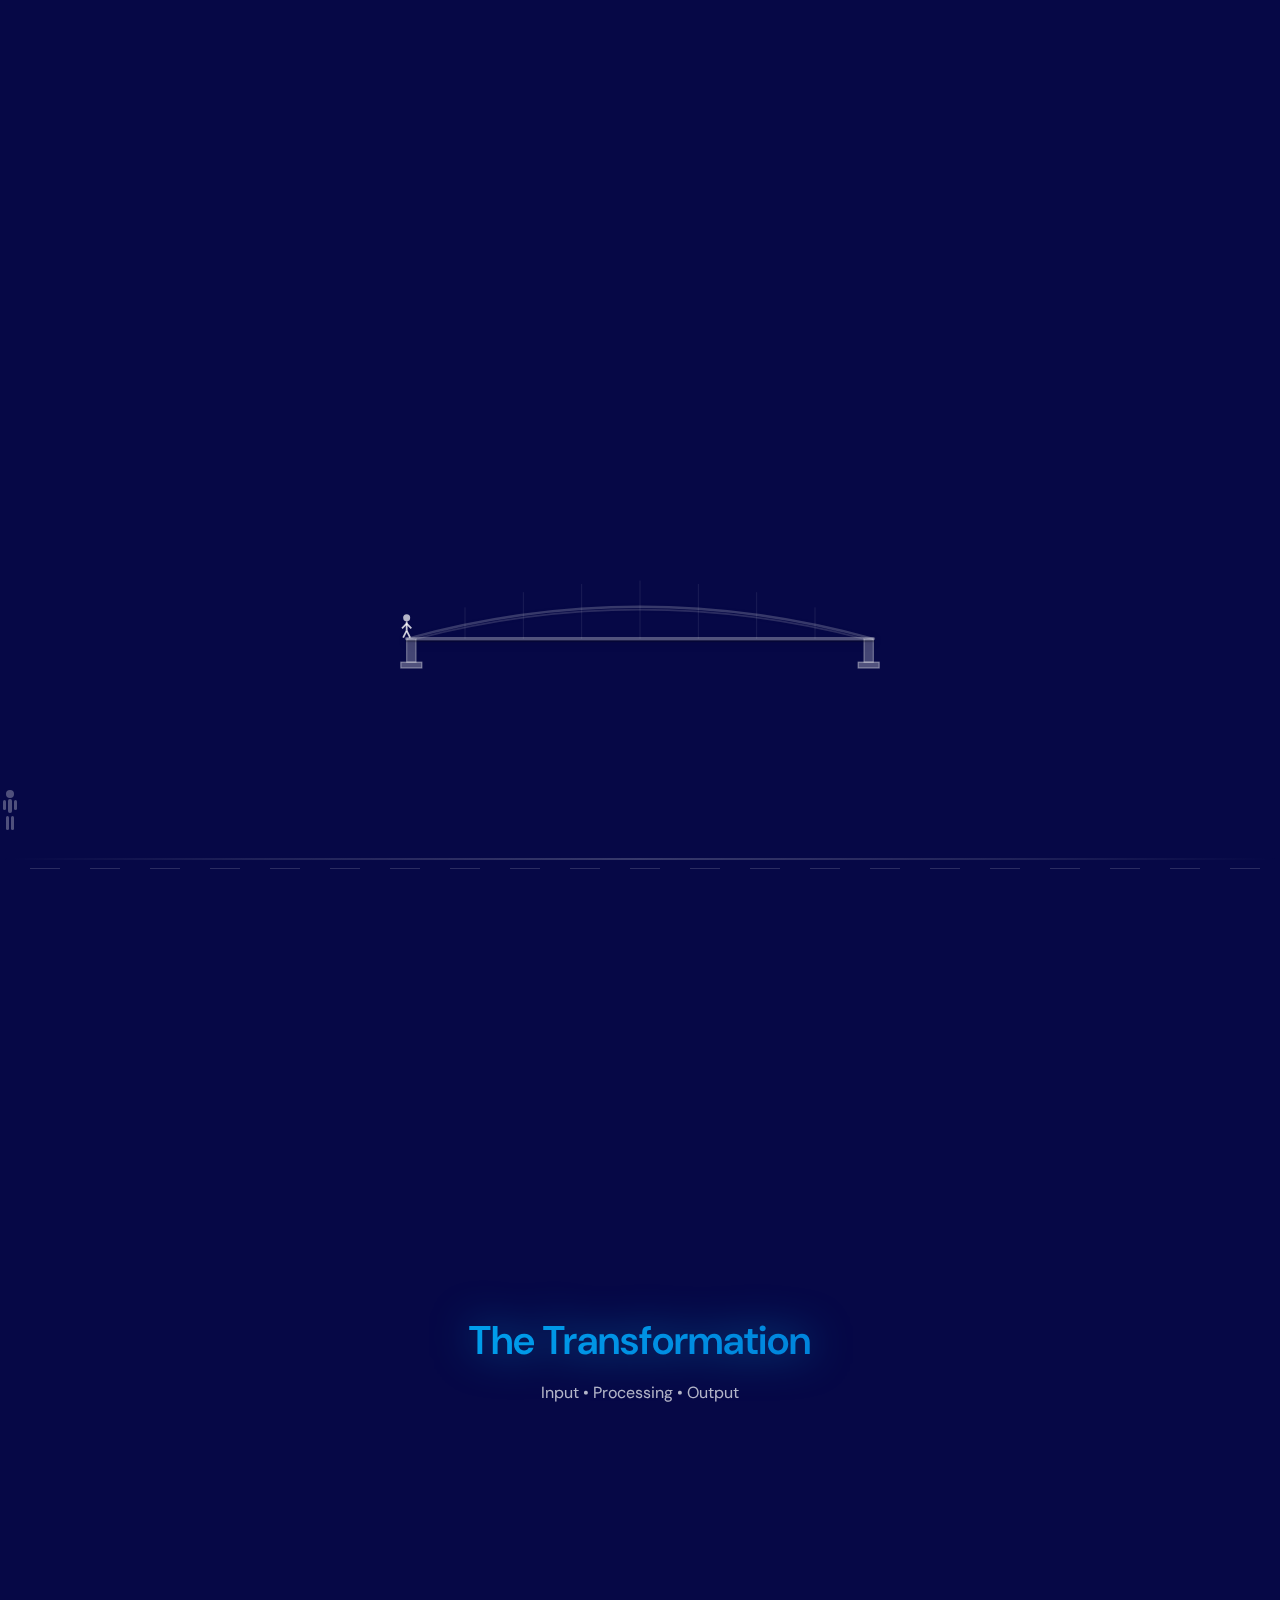
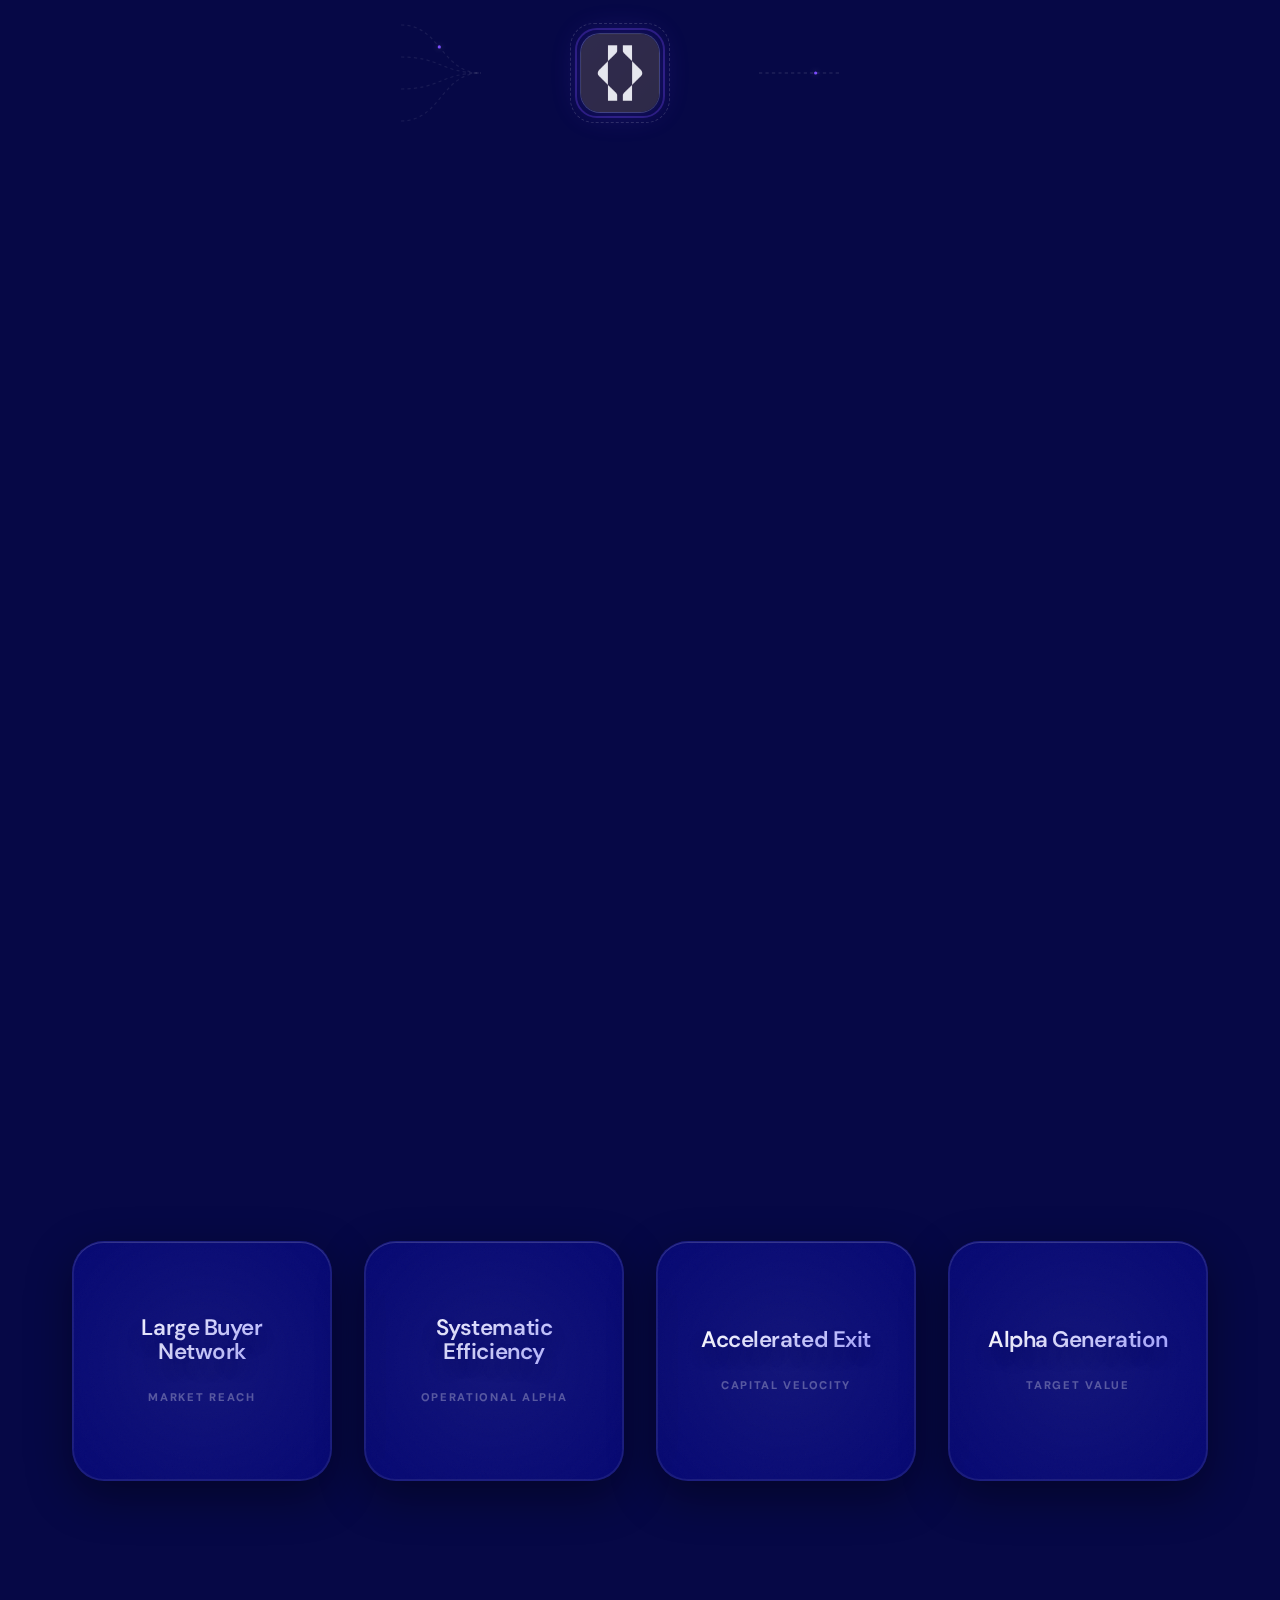
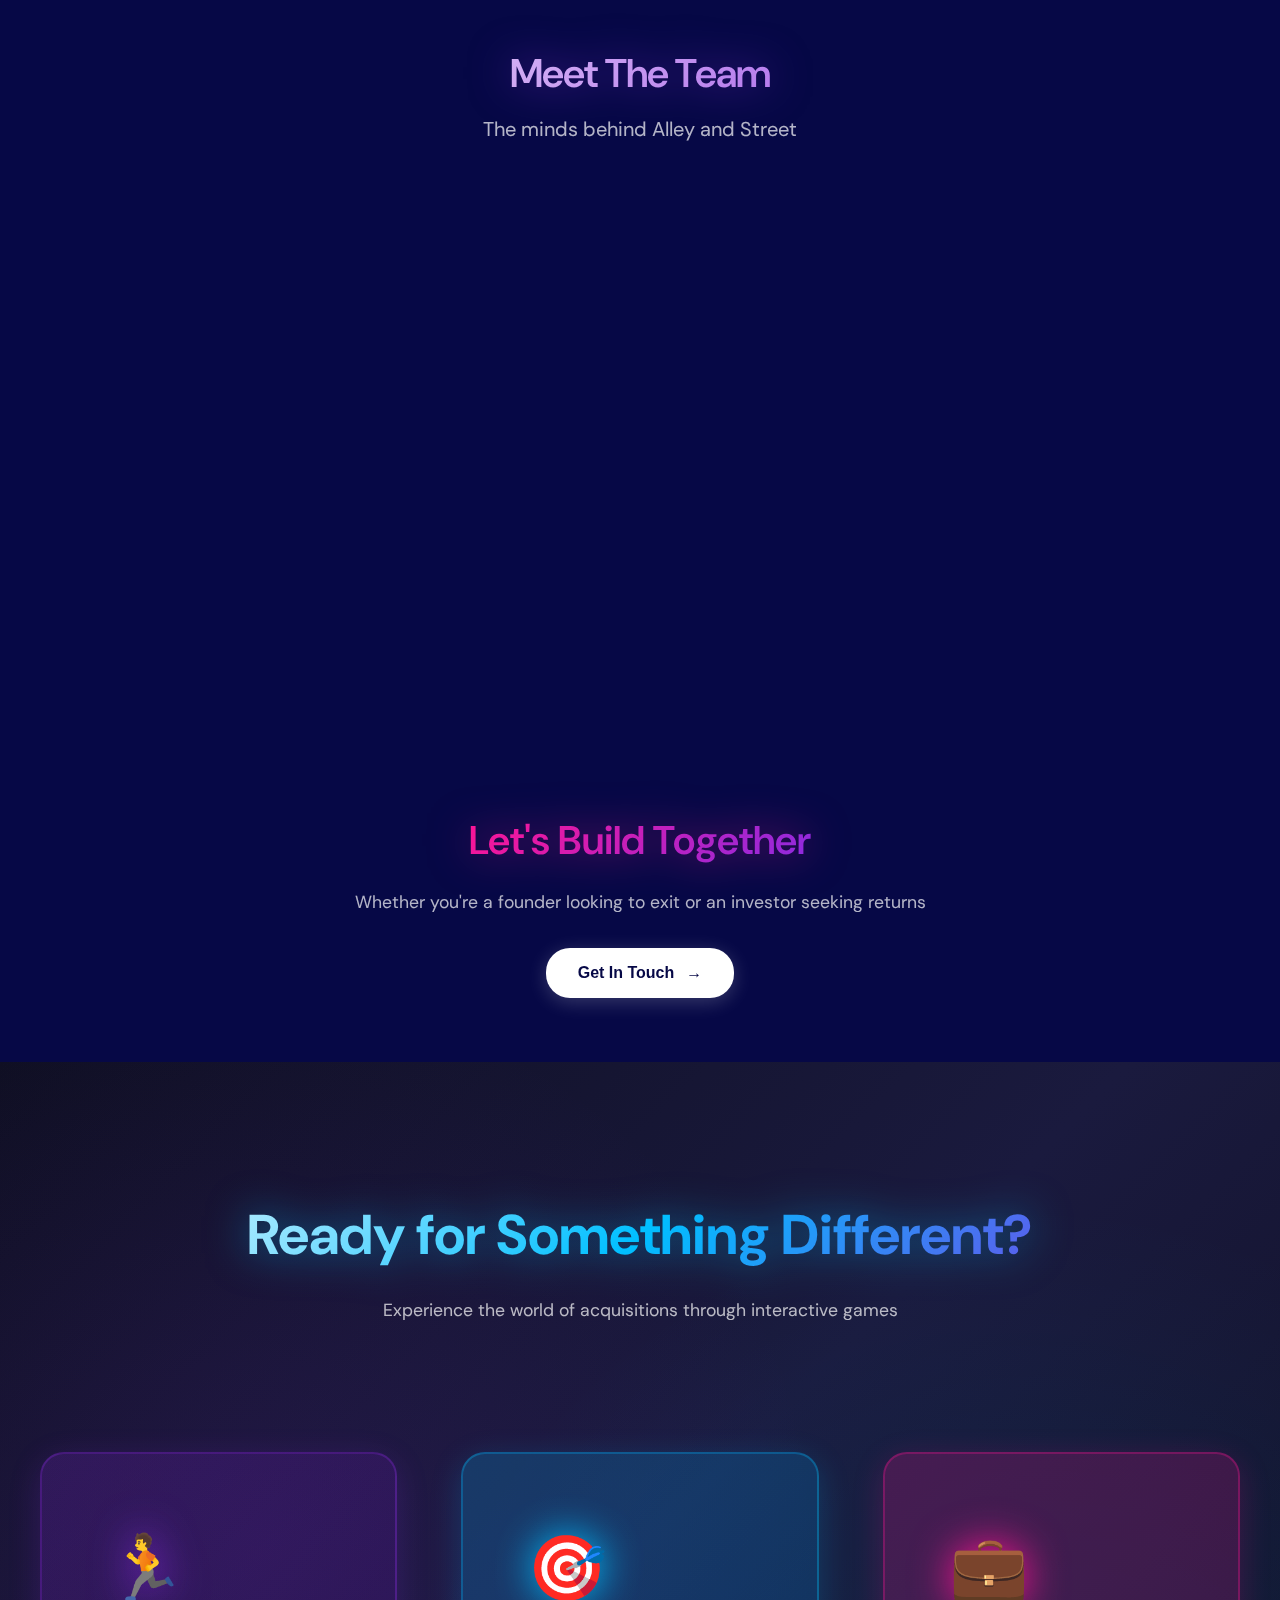
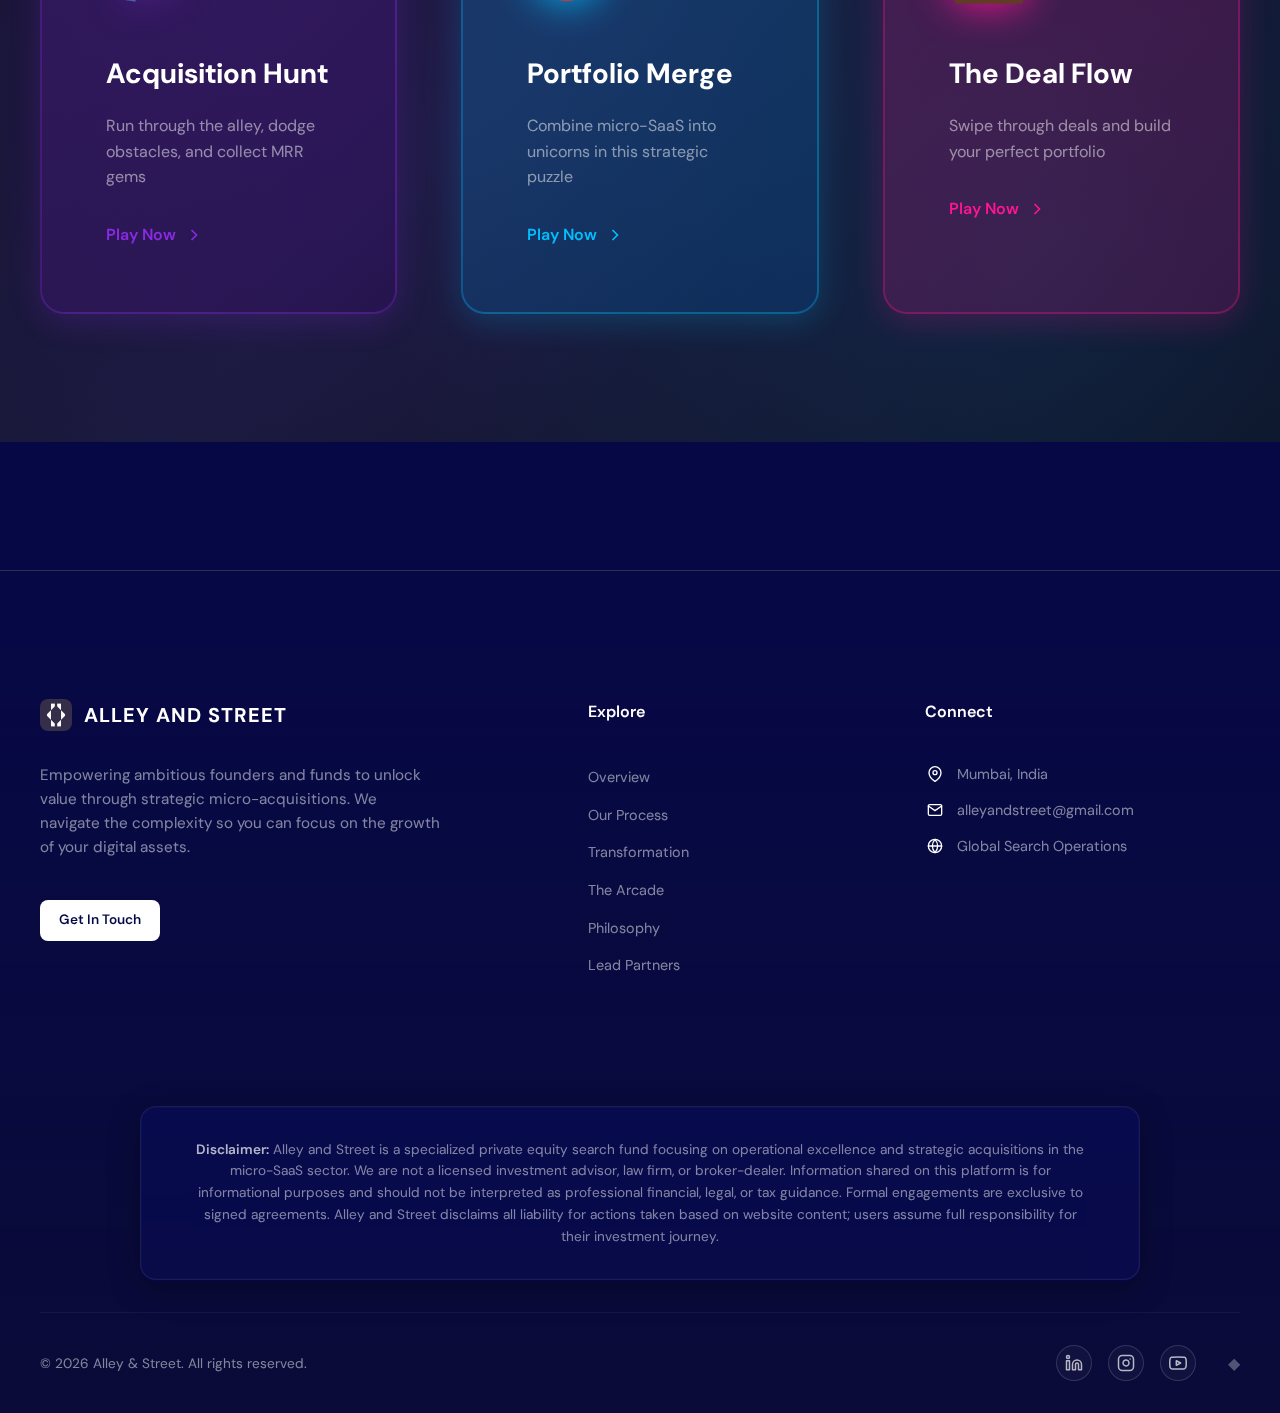
<file: index.html>
<!DOCTYPE html>
<html lang="en">

<head>
    <meta charset="UTF-8">
    <meta name="viewport" content="width=device-width, initial-scale=1.0">

    <!-- Primary Meta Tags -->
    <title>Alley & Street | Micro Private Equity Fund for SaaS Acquisitions</title>
    <meta name="title" content="Alley & Street | Micro Private Equity Fund for SaaS Acquisitions">
    <meta name="description"
        content="Alley and Street is a Micro Private Equity fund based in India, specializing in acquiring and scaling cash-flowing SaaS businesses through systematic automation and operational excellence.">
    <meta name="keywords"
        content="micro private equity, SaaS acquisitions, micro-SaaS, business acquisition, SaaS investment, private equity India, acquire SaaS business, sell SaaS business, operational excellence">
    <meta name="author" content="Alley and Street">
    <meta name="robots" content="index, follow">
    <link rel="canonical" href="https://alleyandstreet.com/">
    <link rel="icon" type="image/jpeg" href="assets/logo-icon.jpg">
    <link rel="apple-touch-icon" href="assets/logo-icon.jpg">

    <!-- Open Graph / Facebook -->
    <meta property="og:type" content="website">
    <meta property="og:url" content="https://alleyandstreet.com/">
    <meta property="og:title" content="Alley & Street | Micro Private Equity Fund for SaaS Acquisitions">
    <meta property="og:description"
        content="We acquire and scale cash-flowing SaaS businesses through systematic automation and operational excellence. Based in India, operating globally.">
    <meta property="og:image" content="https://alleyandstreet.com/assets/logo-icon.jpg">
    <meta property="og:site_name" content="Alley and Street">
    <meta property="og:locale" content="en_US">

    <!-- Twitter -->
    <meta property="twitter:card" content="summary_large_image">
    <meta property="twitter:url" content="https://alleyandstreet.com/">
    <meta property="twitter:title" content="Alley & Street | Micro Private Equity Fund for SaaS Acquisitions">
    <meta property="twitter:description"
        content="We acquire and scale cash-flowing SaaS businesses through systematic automation and operational excellence. Based in India, operating globally.">
    <meta property="twitter:image" content="https://alleyandstreet.com/assets/logo-icon.jpg">

    <!-- Schema.org Structured Data -->
    <script type="application/ld+json">
    {
        "@context": "https://schema.org",
        "@graph": [
            {
                "@type": "Organization",
                "@id": "https://alleyandstreet.com/#organization",
                "name": "Alley and Street",
                "alternateName": "A&S",
                "url": "https://alleyandstreet.com",
                "logo": {
                    "@type": "ImageObject",
                    "url": "https://alleyandstreet.com/assets/logo-icon.jpg",
                    "width": 512,
                    "height": 512
                },
                "description": "Micro Private Equity fund specializing in acquiring and scaling cash-flowing SaaS businesses through systematic automation and operational excellence.",
                "address": {
                    "@type": "PostalAddress",
                    "addressLocality": "Mumbai",
                    "addressCountry": "India"
                },
                "email": "alleyandstreet@gmail.com",
                "sameAs": [
                    "https://www.linkedin.com/company/alley-and-street/",
                    "https://www.instagram.com/alleyandstreet",
                    "https://youtube.com/@alleyandstreet"
                ],
                "founder": [
                    {
                        "@type": "Person",
                        "name": "Nakshatra Nigam",
                        "jobTitle": "Co-Founder & Managing Partner",
                        "image": "https://alleyandstreet.com/assets/founder-nakshatra.jpg",
                        "sameAs": "https://in.linkedin.com/in/nakshatra-nigam-36333822b"
                    },
                    {
                        "@type": "Person",
                        "name": "Kabeer Jain",
                        "jobTitle": "Co-Founder & Managing Partner",
                        "image": "https://alleyandstreet.com/assets/founder-kabeer.jpg",
                        "sameAs": "https://www.linkedin.com/in/kabeer-jain-061846271/"
                    }
                ],
                "knowsAbout": ["SaaS Acquisitions", "Private Equity", "Business Automation", "Operational Excellence", "Micro-SaaS"],
                "areaServed": "Worldwide"
            },
            {
                "@type": "WebSite",
                "@id": "https://alleyandstreet.com/#website",
                "url": "https://alleyandstreet.com",
                "name": "Alley and Street",
                "description": "Micro Private Equity Search Fund",
                "publisher": {
                    "@id": "https://alleyandstreet.com/#organization"
                }
            },
            {
                "@type": "WebPage",
                "@id": "https://alleyandstreet.com/#webpage",
                "url": "https://alleyandstreet.com",
                "name": "Alley & Street | Micro Private Equity Fund",
                "isPartOf": {
                    "@id": "https://alleyandstreet.com/#website"
                },
                "about": {
                    "@id": "https://alleyandstreet.com/#organization"
                },
                "description": "Bridging the gap between traditional capital and modern operational excellence. We identify, acquire, and transform high-potential SaaS businesses."
            }
        ]
    }
    </script>
    <link rel="preconnect" href="https://fonts.googleapis.com">
    <link rel="preconnect" href="https://fonts.gstatic.com" crossorigin>
    <link
        href="https://fonts.googleapis.com/css2?family=DM+Sans:ital,opsz,wght@0,9..40,300;0,9..40,400;0,9..40,500;0,9..40,600;0,9..40,700&display=swap"
        rel="stylesheet">
    <link rel="stylesheet" href="styles.css">
</head>

<body>
    <!-- Animated Street Background with Walking Figures -->
    <div class="street-scene">
        <div class="street-line"></div>
        <div class="walking-figures">
            <div class="figure figure-1">
                <div class="head"></div>
                <div class="body"></div>
                <div class="leg left"></div>
                <div class="leg right"></div>
                <div class="arm left"></div>
                <div class="arm right"></div>
            </div>
            <div class="figure figure-2">
                <div class="head"></div>
                <div class="body"></div>
                <div class="leg left"></div>
                <div class="leg right"></div>
                <div class="arm left"></div>
                <div class="arm right"></div>
            </div>
            <div class="figure figure-3">
                <div class="head"></div>
                <div class="body"></div>
                <div class="leg left"></div>
                <div class="leg right"></div>
                <div class="arm left"></div>
                <div class="arm right"></div>
            </div>
        </div>
        <!-- Easter Egg: Hidden briefcase that follows cursor -->
        <div class="briefcase easter-egg" id="briefcase">💼</div>
    </div>

    <!-- Main Content -->
    <!-- Header -->
    <header class="main-header">
        <div class="logo-icon-container">
            <img src="assets/logo-icon.jpg" alt="Alley and Street Logo" class="logo-icon-img">
        </div>
    </header>

    <main class="main-container">
        <!-- Hero Section -->
        <section class="hero" id="hero">
            <!-- Glass Badge -->
            <div class="glass-badge">
                <span class="badge-icon">◆</span>
                PRIVATE EQUITY SEARCH FUND
            </div>

            <!-- Logo -->
            <h1 class="logo-text">
                <span class="logo-alley">ALLEY</span>
                <span class="logo-and">AND</span>
                <span class="logo-street">STREET</span>
            </h1>

            <!-- Rotating Tagline -->
            <div class="tagline-container">
                <div class="tagline-rotator">
                    <div class="tagline-statement active">We are dedicated to <span class="highlight">empowering
                            founders to scale</span></div>
                    <div class="tagline-statement">We are dedicated to <span class="highlight">transforming overlooked
                            potential</span></div>
                    <div class="tagline-statement">We are dedicated to <span class="highlight">building sustainable
                            value</span></div>
                    <div class="tagline-statement">We are dedicated to <span class="highlight">unlocking hidden
                            opportunities</span></div>
                    <div class="tagline-statement">We are dedicated to <span class="highlight">creating exceptional
                            returns</span></div>
                </div>
            </div>

            <!-- Animated Bridge Section -->
            <div class="hero-bridge-container">
                <svg class="hero-bridge-svg" viewBox="0 0 600 120" preserveAspectRatio="xMidYMid meet">
                    <!-- Left Pillar Base -->
                    <rect class="bridge-pillar-base" x="95" y="115" width="18" height="5" />
                    <!-- Left Pillar -->
                    <rect class="bridge-pillar" x="100" y="95" width="8" height="20" />

                    <!-- Right Pillar Base -->
                    <rect class="bridge-pillar-base" x="487" y="115" width="18" height="5" />
                    <!-- Right Pillar -->
                    <rect class="bridge-pillar" x="492" y="95" width="8" height="20" />

                    <!-- Main Suspension Cables (two arcs for depth) -->
                    <path class="bridge-cable-main" d="M100,95 Q300,40 500,95" />
                    <path class="bridge-cable-secondary" d="M108,95 Q300,45 492,95" />

                    <!-- Vertical Hangers (connecting cables to deck) -->
                    <line class="bridge-hanger" x1="150" y1="68" x2="150" y2="95" />
                    <line class="bridge-hanger" x1="200" y1="55" x2="200" y2="95" />
                    <line class="bridge-hanger" x1="250" y1="48" x2="250" y2="95" />
                    <line class="bridge-hanger" x1="300" y1="45" x2="300" y2="95" />
                    <line class="bridge-hanger" x1="350" y1="48" x2="350" y2="95" />
                    <line class="bridge-hanger" x1="400" y1="55" x2="400" y2="95" />
                    <line class="bridge-hanger" x1="450" y1="68" x2="450" y2="95" />

                    <!-- Bridge Deck (double line for thickness) -->
                    <line class="bridge-deck" x1="100" y1="95" x2="500" y2="95" />
                    <line class="bridge-deck-shadow" x1="100" y1="97" x2="500" y2="97" />

                    <!-- Walking Figure -->
                    <g class="walker walker-1">
                        <circle class="walker-head" cx="0" cy="-18" r="3" />
                        <line class="walker-body" x1="0" y1="-15" x2="0" y2="-7" />
                        <line class="walker-arm walker-arm-l" x1="0" y1="-13" x2="-4" y2="-9" />
                        <line class="walker-arm walker-arm-r" x1="0" y1="-13" x2="4" y2="-9" />
                        <line class="walker-leg walker-leg-l" x1="0" y1="-7" x2="-3" y2="-1" />
                        <line class="walker-leg walker-leg-r" x1="0" y1="-7" x2="3" y2="-1" />
                    </g>
                </svg>
            </div>

            <!-- Description Glass Box -->
            <div class="description-glass-container">
                <div class="description-glass">
                    <p class="hero-description">
                        Bridging the gap between traditional capital and modern operational excellence.
                        We identify, acquire, and transform high-potential businesses.
                    </p>
                </div>
            </div>

            <!-- Process Button -->
            <button class="process-btn" id="processBtn">
                <span class="btn-text">Discover Our Process</span>
                <span class="btn-arrow">→</span>
            </button>
        </section>

        <!-- Process Section (Hidden by default, reveals on click) -->
        <section class="process-section" id="processSection">
            <div class="process-header">
                <h2>Our Investment Journey</h2>
                <p>Strategic acquisition to optimized exit</p>
            </div>

            <div class="process-timeline">
                <div class="process-step" data-step="1">
                    <div class="step-icon">
                        <svg viewBox="0 0 24 24" class="step-icon-svg" stroke="currentColor" stroke-width="1.5"
                            fill="none" stroke-linecap="round" stroke-linejoin="round">
                            <circle cx="12" cy="12" r="10"></circle>
                            <circle cx="12" cy="12" r="6"></circle>
                            <circle cx="12" cy="12" r="2"></circle>
                        </svg>
                    </div>
                    <div class="step-content">
                        <h3>ACQUIRE</h3>
                        <p>Identify and acquire undervalued micro-SaaS with strong unit economics</p>
                    </div>
                    <div class="step-connector"></div>
                </div>

                <div class="process-step" data-step="2">
                    <div class="step-icon">
                        <svg viewBox="0 0 24 24" class="step-icon-svg" stroke="currentColor" stroke-width="1.5"
                            fill="none" stroke-linecap="round" stroke-linejoin="round">
                            <path d="M13 2L3 14h9l-1 8 10-12h-9l1-8z"></path>
                        </svg>
                    </div>
                    <div class="step-content">
                        <h3>AUTOMATE</h3>
                        <p>Deploy systematic playbooks to optimize operations and expand margins</p>
                    </div>
                    <div class="step-connector"></div>
                </div>

                <div class="process-step" data-step="3">
                    <div class="step-icon">
                        <svg viewBox="0 0 24 24" class="step-icon-svg" stroke="currentColor" stroke-width="1.5"
                            fill="none" stroke-linecap="round" stroke-linejoin="round">
                            <line x1="12" y1="20" x2="12" y2="10"></line>
                            <line x1="18" y1="20" x2="18" y2="4"></line>
                            <line x1="6" y1="20" x2="6" y2="16"></line>
                        </svg>
                    </div>
                    <div class="step-content">
                        <h3>SCALE</h3>
                        <p>Scale revenue through diversified acquisition channels and marketing alpha</p>
                    </div>
                    <div class="step-connector"></div>
                </div>

                <div class="process-step" data-step="4">
                    <div class="step-icon">
                        <svg viewBox="0 0 24 24" class="step-icon-svg" stroke="currentColor" stroke-width="1.5"
                            fill="none" stroke-linecap="round" stroke-linejoin="round">
                            <path
                                d="M4.5 16.5c-1.5 1.26-2 5-2 5s3.74-.5 5-2c.71-.84.7-2.13-.09-2.91a2.18 2.18 0 0 0-2.91-.09z">
                            </path>
                            <path
                                d="M12 15l-3-3a22 22 0 0 1 2-3.95A12.88 12.88 0 0 1 22 2c0 2.72-.78 7.5-6 11a22.35 22.35 0 0 1-4 2z">
                            </path>
                            <path d="M9 12H4s.55-3.03 2-4c1.62-1.08 5 0 5 0"></path>
                            <path d="M12 15v5s3.03-.55 4-2c1.08-1.62 0-5 0-5"></path>
                        </svg>
                    </div>
                    <div class="step-content">
                        <h3>EXIT</h3>
                        <p>Execute high-value exits to strategic buyers seeking automated assets</p>
                    </div>
                </div>
            </div>
        </section>

        <!-- Input/Output Flow Diagram -->
        <section class="flow-section" id="flowSection">
            <h2 class="flow-title">The Transformation</h2>
            <p class="flow-subtitle">Input • Processing • Output</p>

            <div class="flow-container">
                <div class="flow-diagram">
                    <!-- Inputs -->
                    <div class="flow-inputs">
                        <div class="input-item" data-delay="0">
                            <div class="input-icon">
                                <svg viewBox="0 0 24 24" width="24" height="24" stroke="currentColor" stroke-width="1.5"
                                    fill="none">
                                    <path d="M20 21v-2a4 4 0 0 0-4-4H8a4 4 0 0 0-4 4v2"></path>
                                    <circle cx="12" cy="7" r="4"></circle>
                                </svg>
                            </div>
                            <span>Solo Founders</span>
                        </div>
                        <div class="input-item" data-delay="200">
                            <div class="input-icon">
                                <svg viewBox="0 0 24 24" width="24" height="24" stroke="currentColor" stroke-width="1.5"
                                    fill="none">
                                    <circle cx="12" cy="12" r="10"></circle>
                                    <polyline points="12 6 12 12 16 14"></polyline>
                                </svg>
                            </div>
                            <span>Bandwidth Limits</span>
                        </div>
                        <div class="input-item" data-delay="400">
                            <div class="input-icon">
                                <svg viewBox="0 0 24 24" width="24" height="24" stroke="currentColor" stroke-width="1.5"
                                    fill="none">
                                    <path d="M6 3L3 6l9 9 9-9-3-3H6z"></path>
                                    <path d="M12 21L3 6"></path>
                                    <path d="M12 21L21 6"></path>
                                </svg>
                            </div>
                            <span>Untapped Potential</span>
                        </div>
                        <div class="input-item" data-delay="600">
                            <div class="input-icon">
                                <svg viewBox="0 0 24 24" width="24" height="24" stroke="currentColor" stroke-width="1.5"
                                    fill="none">
                                    <path
                                        d="M14.7 6.3a1 1 0 0 0 0 1.4l1.6 1.6a1 1 0 0 0 1.4 0l3.77-3.77a6 6 0 0 1-7.94 7.94l-6.91 6.91a2.12 2.12 0 0 1-3-3l6.91-6.91a6 6 0 0 1 7.94-7.94l-3.76 3.76z">
                                    </path>
                                </svg>
                            </div>
                            <span>Manual Operations</span>
                        </div>
                    </div>

                    <!-- Flow In Lines -->
                    <div class="flow-lines flow-in">
                        <svg viewBox="0 0 100 200" class="flow-svg">
                            <path class="flow-path path-1" d="M0,40 C50,40 50,100 100,100" />
                            <path class="flow-path path-2" d="M0,80 C50,80 50,100 100,100" />
                            <path class="flow-path path-3" d="M0,120 C50,120 50,100 100,100" />
                            <path class="flow-path path-4" d="M0,160 C50,160 50,100 100,100" />
                            <!-- Energy Comet -->
                            <circle class="comet" r="2" fill="#7c4dff">
                                <animateMotion dur="3s" repeatCount="infinite" path="M0,40 C50,40 50,100 100,100" />
                            </circle>
                        </svg>
                    </div>

                    <!-- Mobile Flow Stream (Input → Hub) -->
                    <div class="flow-arrow flow-arrow-in">
                        <svg viewBox="0 0 40 100" class="flow-arrow-svg"
                            style="width: 40px; height: 100px; display: block;">
                            <!-- Dashed Path -->
                            <line x1="20" y1="0" x2="20" y2="100" stroke="rgba(255,255,255,0.15)" stroke-width="2"
                                stroke-dasharray="6 6" stroke-linecap="round" />
                            <!-- Flowing Pulse -->
                            <circle cx="20" cy="0" r="4" fill="#8a2be2" filter="url(#glow)">
                                <animate attributeName="cy" from="0" to="100" dur="2s" repeatCount="indefinite"
                                    calcMode="spline" keySplines="0.4 0 0.2 1" keyTimes="0;1" />
                                <animate attributeName="opacity" values="0;1;0" dur="2s" repeatCount="indefinite"
                                    calcMode="spline" keySplines="0.4 0 0.2 1" keyTimes="0;1" />
                            </circle>
                            <!-- Glow Filter -->
                            <defs>
                                <filter id="glow" x="-50%" y="-50%" width="200%" height="200%">
                                    <feGaussianBlur stdDeviation="2" result="coloredBlur" />
                                    <feMerge>
                                        <feMergeNode in="coloredBlur" />
                                        <feMergeNode in="SourceGraphic" />
                                    </feMerge>
                                </filter>
                            </defs>
                        </svg>
                    </div>

                    <!-- Center Hub (A&S) -->
                    <div class="flow-hub-container">
                        <div class="flow-hub">
                            <div class="hub-core">
                                <img src="assets/logo-icon.jpg" alt="A&S Logo" class="hub-logo">
                            </div>
                            <div class="hub-ring"></div>
                            <div class="hub-pulse"></div>
                        </div>
                    </div>

                    <!-- Mobile Flow Stream (Hub → Output) -->
                    <div class="flow-arrow flow-arrow-out">
                        <svg viewBox="0 0 40 100" class="flow-arrow-svg"
                            style="width: 40px; height: 100px; display: block;">
                            <!-- Dashed Path -->
                            <line x1="20" y1="0" x2="20" y2="100" stroke="rgba(255,255,255,0.15)" stroke-width="2"
                                stroke-dasharray="6 6" stroke-linecap="round" />
                            <!-- Flowing Pulse -->
                            <circle cx="20" cy="0" r="4" fill="#8a2be2" filter="url(#glow)">
                                <animate attributeName="cy" from="0" to="100" dur="2s" repeatCount="indefinite"
                                    calcMode="spline" keySplines="0.4 0 0.2 1" keyTimes="0;1" />
                                <animate attributeName="opacity" values="0;1;0" dur="2s" repeatCount="indefinite"
                                    calcMode="spline" keySplines="0.4 0 0.2 1" keyTimes="0;1" />
                            </circle>
                        </svg>
                    </div>


                    <!-- Flow Out Lines -->
                    <div class="flow-lines flow-out">
                        <svg viewBox="0 0 100 200" class="flow-svg">
                            <path class="flow-path path-out" d="M0,100 C50,100 50,100 100,100" />
                            <!-- Energy Comet -->
                            <circle class="comet" r="2" fill="#7c4dff">
                                <animateMotion dur="2s" repeatCount="infinite" path="M0,100 C50,100 50,100 100,100" />
                            </circle>
                        </svg>
                    </div>

                    <!-- Output -->
                    <div class="flow-output">
                        <div class="output-card">
                            <div class="output-icon">
                                <svg viewBox="0 0 24 24" width="32" height="32" stroke="currentColor" stroke-width="1.5"
                                    fill="none">
                                    <line x1="12" y1="20" x2="12" y2="10"></line>
                                    <line x1="18" y1="20" x2="18" y2="4"></line>
                                    <line x1="6" y1="20" x2="6" y2="16"></line>
                                </svg>
                            </div>
                            <span class="output-title">Autopilot Assets</span>
                            <div class="output-stats">
                                <div class="stat">
                                    <span class="stat-value text-concept">Multiple<br>Arbitrage</span>
                                    <span class="stat-label">Strategy</span>
                                </div>
                                <div class="stat">
                                    <span class="stat-value text-concept">Margin<br>Expansion</span>
                                    <span class="stat-label">Outcome</span>
                                </div>
                            </div>
                        </div>
                    </div>
                </div>
            </div>
        </section>

        <!-- About Section -->
        <section class="about-section" id="about">
            <div class="about-container">
                <!-- Left: Company Description -->
                <div class="about-content">
                    <div class="about-badge">
                        <span class="badge-icon">◆</span>
                        ABOUT US
                    </div>

                    <h2 class="about-title">Alley and Street</h2>

                    <p class="about-description">
                        At <strong>Alley and Street</strong>, we are dedicated to transforming
                        the acquisition landscape for micro SaaS businesses.
                    </p>

                    <p class="about-description">
                        Headquartered in <strong>India</strong>, and operating on a global scale,
                        our firm specializes in acquiring small online businesses, targeting
                        investments in <strong>micro-cap assets</strong>.
                    </p>

                    <p class="about-description">
                        With a focus on <strong>operational excellence</strong>, we have honed
                        our expertise in the SaaS and digital product sectors, enabling us to
                        deliver unparalleled results for our portfolio companies.
                    </p>
                </div>

                <!-- Right: Metrics Grid -->
                <div class="about-metrics">
                    <div class="metric-card">
                        <div class="metric-icon">
                            <svg viewBox="0 0 24 24" width="24" height="24" stroke="currentColor" stroke-width="1.5"
                                fill="none">
                                <circle cx="12" cy="12" r="10"></circle>
                                <path d="M12 6v6l4 2"></path>
                            </svg>
                        </div>
                        <div class="metric-value">Alpha</div>
                        <div class="metric-label">Target IRR</div>
                    </div>

                    <div class="metric-card">
                        <div class="metric-icon">
                            <svg viewBox="0 0 24 24" width="24" height="24" stroke="currentColor" stroke-width="1.5"
                                fill="none">
                                <rect x="3" y="3" width="7" height="7"></rect>
                                <rect x="14" y="3" width="7" height="7"></rect>
                                <rect x="14" y="14" width="7" height="7"></rect>
                                <rect x="3" y="14" width="7" height="7"></rect>
                            </svg>
                        </div>
                        <div class="metric-value">Prime</div>
                        <div class="metric-label">Portfolio Companies</div>
                    </div>

                    <div class="metric-card">
                        <div class="metric-icon">
                            <svg viewBox="0 0 24 24" width="24" height="24" stroke="currentColor" stroke-width="1.5"
                                fill="none">
                                <circle cx="12" cy="12" r="10"></circle>
                                <polyline points="12 6 12 12 16 14"></polyline>
                            </svg>
                        </div>
                        <div class="metric-value">Growth</div>
                        <div class="metric-label">Average Hold Period</div>
                    </div>

                    <div class="metric-card">
                        <div class="metric-icon">
                            <svg viewBox="0 0 24 24" width="24" height="24" stroke="currentColor" stroke-width="1.5"
                                fill="none">
                                <line x1="12" y1="1" x2="12" y2="23"></line>
                                <path d="M17 5H9.5a3.5 3.5 0 0 0 0 7h5a3.5 3.5 0 0 1 0 7H6"></path>
                            </svg>
                        </div>
                        <div class="metric-value">Micro</div>
                        <div class="metric-label">Investment Range</div>
                    </div>
                </div>
            </div>
        </section>

        <section class="stats-section">
            <div class="stat-card">
                <span class="stat-number text-concept">Large Buyer Network</span>
                <span class="stat-desc">Market Reach</span>
            </div>
            <div class="stat-card">
                <span class="stat-number text-concept">Systematic Efficiency</span>
                <span class="stat-desc">Operational Alpha</span>
            </div>
            <div class="stat-card">
                <span class="stat-number text-concept">Accelerated Exit</span>
                <span class="stat-desc">Capital Velocity</span>
            </div>
            <div class="stat-card">
                <span class="stat-number text-concept">Alpha Generation</span>
                <span class="stat-desc">Target Value</span>
            </div>
        </section>

        <!-- Team Section -->
        <section class="team-section" id="team">
            <div class="team-header">
                <h2>Meet The Team</h2>
                <p>The minds behind Alley and Street</p>
            </div>

            <div class="team-grid">
                <!-- Founder 1 -->
                <div class="team-card">
                    <div class="team-image-wrapper">
                        <img src="assets/founder-nakshatra.jpg" alt="NAKSHATRA NIGAM" class="team-image">
                        <div class="team-image-glow"></div>
                    </div>
                    <div class="team-info">
                        <h3 class="team-name">NAKSHATRA NIGAM</h3>
                        <p class="team-role">CO-FOUNDER & MANAGING PARTNER</p>
                        <p class="team-bio">Technology and automation specialist focused on scaling businesses through
                            data-driven decision making and operational excellence.</p>
                        <a href="https://in.linkedin.com/in/nakshatra-nigam-36333822b" target="_blank"
                            class="team-linkedin-btn" aria-label="LinkedIn Profile">
                            <svg viewBox="0 0 24 24" width="16" height="16" fill="currentColor">
                                <path
                                    d="M19 0h-14c-2.761 0-5 2.239-5 5v14c0 2.761 2.239 5 5 5h14c2.762 0 5-2.239 5-5v-14c0-2.761-2.238-5-5-5zm-11 19h-3v-11h3v11zm-1.5-12.268c-.966 0-1.75-.79-1.75-1.764s.784-1.764 1.75-1.764 1.75.79 1.75 1.764-.783 1.764-1.75 1.764zm13.5 12.268h-3v-5.604c0-3.368-4-3.113-4 0v5.604h-3v-11h3v1.765c1.396-2.586 7-2.777 7 2.476v6.759z" />
                            </svg>
                        </a>
                    </div>
                </div>

                <!-- Founder 2 -->
                <div class="team-card">
                    <div class="team-image-wrapper">
                        <img src="assets/founder-kabeer.jpg" alt="KABEER JAIN" class="team-image">
                        <div class="team-image-glow"></div>
                    </div>
                    <div class="team-info">
                        <h3 class="team-name">KABEER JAIN</h3>
                        <p class="team-role">CO-FOUNDER & MANAGING PARTNER</p>
                        <p class="team-bio">Strategic investor with expertise in identifying undervalued SaaS businesses
                            and implementing systematic operational improvements to unlock hidden value.</p>
                        <a href="https://www.linkedin.com/in/kabeer-jain-061846271/" target="_blank"
                            class="team-linkedin-btn" aria-label="LinkedIn Profile">
                            <svg viewBox="0 0 24 24" width="16" height="16" fill="currentColor">
                                <path
                                    d="M19 0h-14c-2.761 0-5 2.239-5 5v14c0 2.761 2.239 5 5 5h14c2.762 0 5-2.239 5-5v-14c0-2.761-2.238-5-5-5zm-11 19h-3v-11h3v11zm-1.5-12.268c-.966 0-1.75-.79-1.75-1.764s.784-1.764 1.75-1.764 1.75.79 1.75 1.764-.783 1.764-1.75 1.764zm13.5 12.268h-3v-5.604c0-3.368-4-3.113-4 0v5.604h-3v-11h3v1.765c1.396-2.586 7-2.777 7 2.476v6.759z" />
                            </svg>
                        </a>
                    </div>
                </div>
            </div>
        </section>

        <!-- Contact Section -->
        <section class="contact-section" id="contact">
            <div class="contact-content">
                <h2>Let's Build Together</h2>
                <p>Whether you're a founder looking to exit or an investor seeking returns</p>
                <div class="contact-wrapper">
                    <button id="contactBtn" class="contact-btn">
                        <span>Get In Touch</span>
                        <span class="btn-arrow">→</span>
                    </button>

                    <div class="contact-dropdown" id="contactDropdown">
                        <a href="https://www.linkedin.com/company/alley-and-street/" target="_blank"
                            class="contact-option" aria-label="LinkedIn">
                            <span class="icon-box">
                                <svg viewBox="0 0 24 24" width="20" height="20" stroke="currentColor" stroke-width="1.5"
                                    fill="none" class="social-icon">
                                    <path
                                        d="M16 8a6 6 0 0 1 6 6v7h-4v-7a2 2 0 0 0-2-2 2 2 0 0 0-2 2v7h-4v-7a6 6 0 0 1 6-6z">
                                    </path>
                                    <rect x="2" y="9" width="4" height="12"></rect>
                                    <circle cx="4" cy="4" r="2"></circle>
                                </svg>
                            </span>
                            <span class="option-text">LinkedIn</span>
                        </a>

                        <a href="https://www.instagram.com/alleyandstreet?igsh=d3dnN2M0N2NzaXRj" target="_blank"
                            class="contact-option" aria-label="Instagram">
                            <span class="icon-box">
                                <svg viewBox="0 0 24 24" width="20" height="20" stroke="currentColor" stroke-width="1.5"
                                    fill="none" class="social-icon">
                                    <rect x="2" y="2" width="20" height="20" rx="5" ry="5"></rect>
                                    <path d="M16 11.37A4 4 0 1 1 12.63 8 4 4 0 0 1 16 11.37z"></path>
                                    <line x1="17.5" y1="6.5" x2="17.51" y2="6.5"></line>
                                </svg>
                            </span>
                            <span class="option-text">Instagram</span>
                        </a>

                        <a href="mailto:hello@alleyandstreet.com" class="contact-option" aria-label="Email">
                            <span class="icon-box">
                                <svg viewBox="0 0 24 24" width="20" height="20" stroke="currentColor" stroke-width="1.5"
                                    fill="none" class="social-icon">
                                    <path
                                        d="M4 4h16c1.1 0 2 .9 2 2v12c0 1.1-.9 2-2 2H4c-1.1 0-2-.9-2-2V6c0-1.1.9-2 2-2z">
                                    </path>
                                    <polyline points="22,6 12,13 2,6"></polyline>
                                </svg>
                            </span>
                            <span class="option-text">Email</span>
                        </a>
                    </div>
                </div>
            </div>
        </section>
    </main>

    <!-- Arcade Section -->
    <section id="arcade" class="arcade-section">
        <div class="arcade-container">
            <h2 class="arcade-title">Ready for Something Different?</h2>
            <p class="arcade-subtitle">Experience the world of acquisitions through interactive games</p>

            <div class="arcade-grid">
                <!-- Game 1: Acquisition Hunt -->
                <a href="hunt.html" class="game-card hunt-card">
                    <div class="game-card-glow"></div>
                    <div class="game-card-content">
                        <div class="game-icon">🏃</div>
                        <h3 class="game-title">Acquisition Hunt</h3>
                        <p class="game-description">Run through the alley, dodge obstacles, and collect MRR gems</p>
                        <div class="game-cta">
                            <span>Play Now</span>
                            <svg viewBox="0 0 24 24" width="20" height="20" stroke="currentColor" stroke-width="2"
                                fill="none">
                                <polyline points="9 18 15 12 9 6"></polyline>
                            </svg>
                        </div>
                    </div>
                </a>

                <!-- Game 2: Portfolio Merge -->
                <a href="merge.html" class="game-card merge-card">
                    <div class="game-card-glow"></div>
                    <div class="game-card-content">
                        <div class="game-icon">🎯</div>
                        <h3 class="game-title">Portfolio Merge</h3>
                        <p class="game-description">Combine micro-SaaS into unicorns in this strategic puzzle</p>
                        <div class="game-cta">
                            <span>Play Now</span>
                            <svg viewBox="0 0 24 24" width="20" height="20" stroke="currentColor" stroke-width="2"
                                fill="none">
                                <polyline points="9 18 15 12 9 6"></polyline>
                            </svg>
                        </div>
                    </div>
                </a>

                <!-- Game 3: The Deal Flow -->
                <a href="flow.html" class="game-card flow-card">
                    <div class="game-card-glow"></div>
                    <div class="game-card-content">
                        <div class="game-icon">💼</div>
                        <h3 class="game-title">The Deal Flow</h3>
                        <p class="game-description">Swipe through deals and build your perfect portfolio</p>
                        <div class="game-cta">
                            <span>Play Now</span>
                            <svg viewBox="0 0 24 24" width="20" height="20" stroke="currentColor" stroke-width="2"
                                fill="none">
                                <polyline points="9 18 15 12 9 6"></polyline>
                            </svg>
                        </div>
                    </div>
                </a>
            </div>
        </div>
    </section>

    <!-- Footer -->
    <footer class="footer">
        <div class="footer-grid">
            <!-- Brand Column -->
            <div class="footer-col brand-col">
                <div class="footer-logo-wrapper">
                    <img src="assets/logo-icon.jpg" alt="Alley and Street Logo" class="footer-logo-img">
                    <span class="footer-brand-name">ALLEY AND STREET</span>
                </div>
                <p class="footer-description">
                    Empowering ambitious founders and funds to unlock value through strategic micro-acquisitions. We
                    navigate the complexity so you can focus on the growth of your digital assets.
                </p>
                <div class="footer-ctas">
                    <a href="#contact" class="footer-btn primary">Get In Touch</a>
                </div>
            </div>

            <!-- Quick Links Column -->
            <div class="footer-col nav-col">
                <h4 class="footer-col-title">Explore</h4>
                <ul class="footer-nav-list">
                    <li><a href="#hero">Overview</a></li>
                    <li><a href="#processSection">Our Process</a></li>
                    <li><a href="#flowSection">Transformation</a></li>
                    <li><a href="#arcade">The Arcade</a></li>
                    <li><a href="#about">Philosophy</a></li>
                    <li><a href="#team">Lead Partners</a></li>
                </ul>
            </div>

            <!-- Contact Column -->
            <div class="footer-col contact-col">
                <h4 class="footer-col-title">Connect</h4>
                <div class="contact-info-list">
                    <div class="contact-info-item">
                        <span class="contact-icon">
                            <svg viewBox="0 0 24 24" width="16" height="16" stroke="currentColor" stroke-width="2"
                                fill="none" stroke-linecap="round" stroke-linejoin="round">
                                <path d="M21 10c0 7-9 13-9 13s-9-6-9-13a9 9 0 0 1 18 0z"></path>
                                <circle cx="12" cy="10" r="3"></circle>
                            </svg>
                        </span>
                        <span class="contact-text">Mumbai, India</span>
                    </div>
                    <div class="contact-info-item">
                        <span class="contact-icon">
                            <svg viewBox="0 0 24 24" width="16" height="16" stroke="currentColor" stroke-width="2"
                                fill="none" stroke-linecap="round" stroke-linejoin="round">
                                <path d="M4 4h16c1.1 0 2 .9 2 2v12c0 1.1-.9 2-2 2H4c-1.1 0-2-.9-2-2V6c0-1.1.9-2 2-2z">
                                </path>
                                <polyline points="22,6 12,13 2,6"></polyline>
                            </svg>
                        </span>
                        <span class="contact-text">alleyandstreet@gmail.com</span>
                    </div>
                    <div class="contact-info-item">
                        <span class="contact-icon">
                            <svg viewBox="0 0 24 24" width="16" height="16" stroke="currentColor" stroke-width="2"
                                fill="none" stroke-linecap="round" stroke-linejoin="round">
                                <circle cx="12" cy="12" r="10"></circle>
                                <line x1="2" y1="12" x2="22" y2="12"></line>
                                <path
                                    d="M12 2a15.3 15.3 0 0 1 4 10 15.3 15.3 0 0 1-4 10 15.3 15.3 0 0 1-4-10 15.3 15.3 0 0 1 4-10z">
                                </path>
                            </svg>
                        </span>
                        <span class="contact-text">Global Search Operations</span>
                    </div>
                </div>
            </div>
        </div>

        <div class="disclaimer-container">
            <p class="disclaimer-text">
                <strong>Disclaimer:</strong> Alley and Street is a specialized private equity search fund focusing on
                operational excellence and strategic acquisitions in the micro-SaaS sector. We are not a licensed
                investment advisor, law firm, or broker-dealer. Information shared on this platform is for
                informational purposes and should not be interpreted as professional financial, legal, or tax
                guidance. Formal engagements are exclusive to signed agreements. Alley and Street disclaims all
                liability for actions taken based on website content; users assume full responsibility for their
                investment journey.
            </p>
        </div>

        <div class="footer-bottom">
            <div class="copyright">© 2026 Alley & Street. All rights reserved.</div>
            <div class="footer-bottom-right">
                <div class="footer-social-bottom">
                    <a href="https://www.linkedin.com/company/alley-and-street/" class="social-icon-circle"
                        target="_blank" aria-label="LinkedIn">
                        <svg viewBox="0 0 24 24" width="18" height="18" stroke="currentColor" stroke-width="2"
                            fill="none" stroke-linecap="round" stroke-linejoin="round">
                            <path d="M16 8a6 6 0 0 1 6 6v7h-4v-7a2 2 0 0 0-2-2 2 2 0 0 0-2 2v7h-4v-7a6 6 0 0 1 6-6z">
                            </path>
                            <rect x="2" y="9" width="4" height="12"></rect>
                            <circle cx="4" cy="4" r="2"></circle>
                        </svg>
                    </a>
                    <a href="https://www.instagram.com/alleyandstreet?igsh=d3dnN2M0N2NzaXRj" class="social-icon-circle"
                        target="_blank" aria-label="Instagram">
                        <svg viewBox="0 0 24 24" width="18" height="18" stroke="currentColor" stroke-width="2"
                            fill="none" stroke-linecap="round" stroke-linejoin="round">
                            <rect x="2" y="2" width="20" height="20" rx="5" ry="5"></rect>
                            <path d="M16 11.37A4 4 0 1 1 12.63 8 4 4 0 0 1 16 11.37z"></path>
                            <line x1="17.5" y1="6.5" x2="17.51" y2="6.5"></line>
                        </svg>
                    </a>
                    <a href="https://youtube.com/@alleyandstreet?si=y13n14Oht54ACnGr" class="social-icon-circle"
                        target="_blank" aria-label="YouTube">
                        <svg viewBox="0 0 24 24" width="18" height="18" stroke="currentColor" stroke-width="2"
                            fill="none" stroke-linecap="round" stroke-linejoin="round">
                            <path
                                d="M22.54 6.42a2.78 2.78 0 0 0-1.94-2C18.88 4 12 4 12 4s-6.88 0-8.6.42a2.78 2.78 0 0 0-1.94 2C1 8.11 1 12 1 12s0 3.89.46 5.58a2.78 2.78 0 0 0 1.94 2c1.72.42 8.6.42 8.6.42s6.88 0 8.6-.42a2.78 2.78 0 0 0 1.94-2C23 15.89 23 12 23 12s0-3.89-.46-5.58z">
                            </path>
                            <polygon points="9.75 15.02 15.5 12 9.75 8.98 9.75 15.02"></polygon>
                        </svg>
                    </a>
                </div>
                <!-- Easter Egg: Click for surprise -->
                <span class="easter-egg-text" id="easterEggTrigger">◆</span>
            </div>
        </div>
    </footer>

    <!-- Easter Egg Modal -->
    <div class="easter-modal" id="easterModal">
        <div class="easter-content">
            <span class="easter-close" id="easterClose">×</span>
            <div class="easter-message">
                <span class="easter-icon">🎉</span>
                <p>You found the secret!</p>
                <p class="easter-quote">"The best investments are the ones others overlook."</p>
            </div>
        </div>
    </div>

    <script src="script.js"></script>
</body>

</html>
</file>
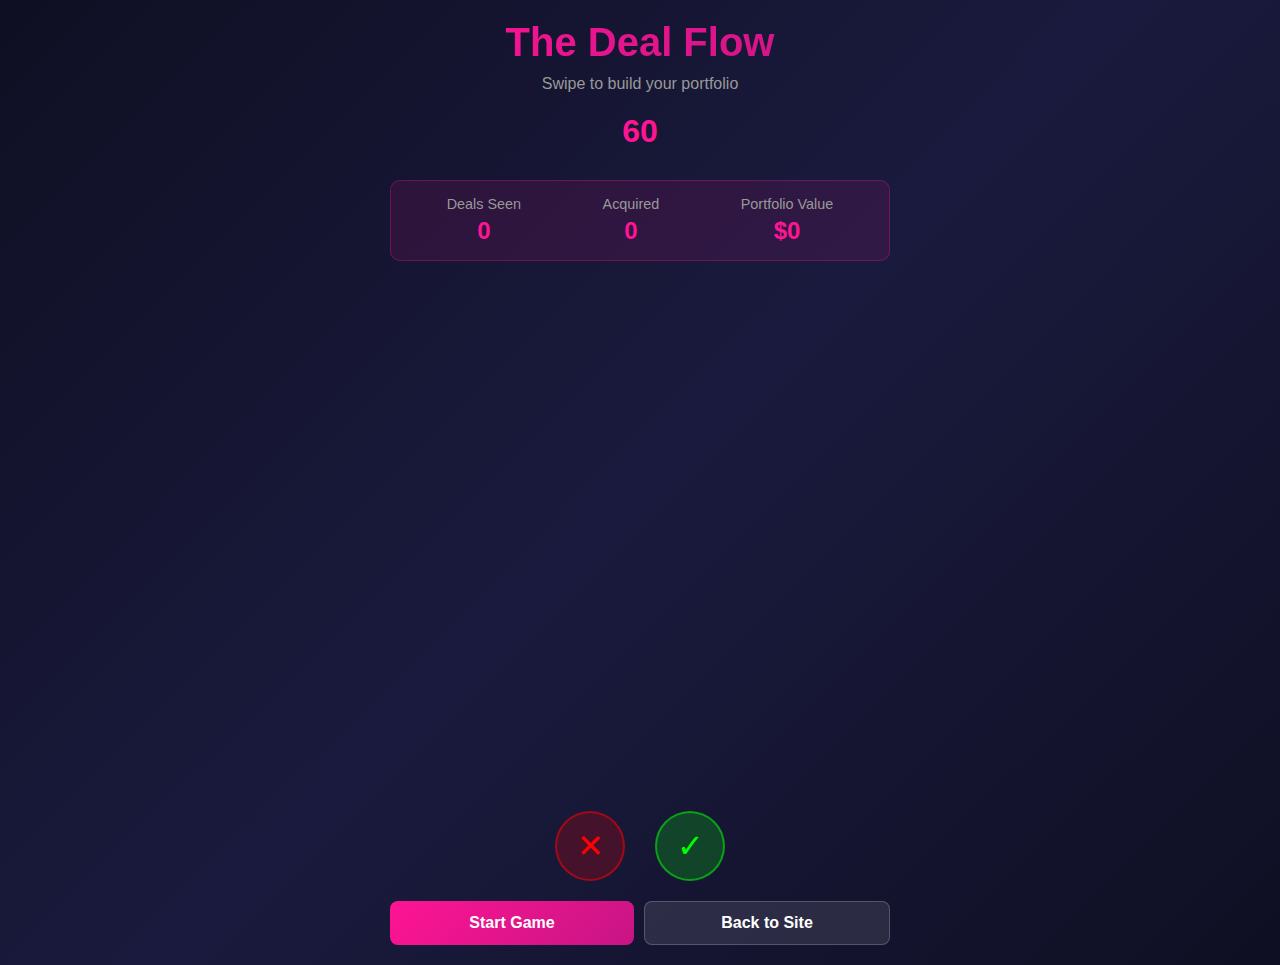
<file: flow.html>
<!DOCTYPE html>
<html lang="en">

<head>
    <meta charset="UTF-8">
    <meta name="viewport" content="width=device-width, initial-scale=1.0">

    <!-- Primary Meta Tags -->
    <title>The Deal Flow | Alley & Street - Portfolio Building Game</title>
    <meta name="title" content="The Deal Flow | Alley & Street - Portfolio Building Game">
    <meta name="description"
        content="Play The Deal Flow - swipe through SaaS deals Tinder-style and build your investment portfolio. Experience the fast-paced world of micro-acquisitions!">
    <meta name="robots" content="index, follow">
    <link rel="canonical" href="https://alleyandstreet.com/flow.html">
    <link rel="icon" type="image/jpeg" href="assets/logo-icon.jpg">
    <link rel="apple-touch-icon" href="assets/logo-icon.jpg">

    <!-- Open Graph / Facebook -->
    <meta property="og:type" content="website">
    <meta property="og:url" content="https://alleyandstreet.com/flow.html">
    <meta property="og:title" content="The Deal Flow | Alley & Street Game">
    <meta property="og:description"
        content="Swipe through SaaS deals and build your perfect portfolio in this timed decision-making game by Alley & Street.">
    <meta property="og:image" content="https://alleyandstreet.com/assets/logo-icon.jpg">

    <!-- Twitter -->
    <meta property="twitter:card" content="summary">
    <meta property="twitter:url" content="https://alleyandstreet.com/flow.html">
    <meta property="twitter:title" content="The Deal Flow | Alley & Street Game">
    <meta property="twitter:description"
        content="Swipe through SaaS deals and build your perfect portfolio in this timed decision-making game.">

    <!-- Schema.org -->
    <script type="application/ld+json">
    {
        "@context": "https://schema.org",
        "@type": "WebPage",
        "name": "The Deal Flow Game",
        "description": "A timed card-swiping game where players review and acquire SaaS deals to build a portfolio.",
        "url": "https://alleyandstreet.com/flow.html",
        "isPartOf": {
            "@type": "WebSite",
            "name": "Alley and Street",
            "url": "https://alleyandstreet.com"
        }
    }
    </script>
    <style>
        * {
            margin: 0;
            padding: 0;
            box-sizing: border-box;
        }

        body {
            font-family: 'Inter', -apple-system, BlinkMacSystemFont, 'Segoe UI', sans-serif;
            background: linear-gradient(135deg, #0f0f23 0%, #1a1a3e 50%, #0f0f23 100%);
            color: #fff;
            display: flex;
            justify-content: center;
            align-items: center;
            min-height: 100vh;
            padding: 20px;
        }

        .game-container {
            max-width: 500px;
            width: 100%;
        }

        .game-header {
            text-align: center;
            margin-bottom: 30px;
        }

        .game-title {
            font-size: 2.5rem;
            font-weight: 700;
            background: linear-gradient(135deg, #ff1493, #c71585);
            -webkit-background-clip: text;
            -webkit-text-fill-color: transparent;
            margin-bottom: 10px;
        }

        .timer {
            font-size: 2rem;
            font-weight: 700;
            color: #ff1493;
            margin: 20px 0;
        }

        .stats {
            display: flex;
            justify-content: space-around;
            margin-bottom: 20px;
            padding: 15px;
            background: rgba(255, 20, 147, 0.1);
            border: 1px solid rgba(255, 20, 147, 0.3);
            border-radius: 10px;
        }

        .stat {
            text-align: center;
        }

        .stat-label {
            font-size: 0.9rem;
            color: #999;
            margin-bottom: 5px;
        }

        .stat-value {
            font-size: 1.5rem;
            font-weight: 700;
            color: #ff1493;
        }

        .card-container {
            position: relative;
            height: 500px;
            margin-bottom: 30px;
        }

        .deal-card {
            position: absolute;
            width: 100%;
            height: 100%;
            background: linear-gradient(135deg, rgba(255, 20, 147, 0.2), rgba(199, 21, 133, 0.2));
            border: 2px solid rgba(255, 20, 147, 0.4);
            border-radius: 20px;
            padding: 30px;
            cursor: grab;
            transition: transform 0.3s ease;
            box-shadow: 0 10px 40px rgba(255, 20, 147, 0.3);
        }

        .deal-card.dragging {
            cursor: grabbing;
        }

        .deal-card.swipe-left {
            animation: swipeLeft 0.5s ease forwards;
        }

        .deal-card.swipe-right {
            animation: swipeRight 0.5s ease forwards;
        }

        @keyframes swipeLeft {
            to {
                transform: translateX(-150%) rotate(-30deg);
                opacity: 0;
            }
        }

        @keyframes swipeRight {
            to {
                transform: translateX(150%) rotate(30deg);
                opacity: 0;
            }
        }

        .deal-header {
            margin-bottom: 20px;
        }

        .deal-name {
            font-size: 1.8rem;
            font-weight: 700;
            margin-bottom: 10px;
            color: #ff1493;
        }

        .deal-niche {
            color: #999;
            font-size: 1rem;
        }

        .deal-metrics {
            display: grid;
            grid-template-columns: 1fr 1fr;
            gap: 15px;
            margin: 20px 0;
        }

        .metric {
            background: rgba(255, 255, 255, 0.05);
            padding: 15px;
            border-radius: 10px;
            border: 1px solid rgba(255, 20, 147, 0.2);
        }

        .metric-label {
            font-size: 0.85rem;
            color: #999;
            margin-bottom: 5px;
        }

        .metric-value {
            font-size: 1.5rem;
            font-weight: 700;
            color: #ff1493;
        }

        .deal-description {
            color: #ccc;
            line-height: 1.6;
            margin-top: 20px;
        }

        .swipe-actions {
            display: flex;
            justify-content: center;
            gap: 30px;
            margin-bottom: 20px;
        }

        .swipe-btn {
            width: 70px;
            height: 70px;
            border-radius: 50%;
            border: none;
            font-size: 2rem;
            cursor: pointer;
            transition: all 0.3s ease;
            display: flex;
            align-items: center;
            justify-content: center;
        }

        .swipe-btn.pass {
            background: rgba(255, 0, 0, 0.2);
            border: 2px solid rgba(255, 0, 0, 0.5);
            color: #ff0000;
        }

        .swipe-btn.pass:hover {
            background: rgba(255, 0, 0, 0.3);
            transform: scale(1.1);
        }

        .swipe-btn.acquire {
            background: rgba(0, 255, 0, 0.2);
            border: 2px solid rgba(0, 255, 0, 0.5);
            color: #00ff00;
        }

        .swipe-btn.acquire:hover {
            background: rgba(0, 255, 0, 0.3);
            transform: scale(1.1);
        }

        .game-controls {
            display: flex;
            gap: 10px;
        }

        .btn {
            flex: 1;
            padding: 12px;
            font-size: 1rem;
            font-weight: 600;
            border: none;
            border-radius: 8px;
            cursor: pointer;
            transition: all 0.3s ease;
        }

        .btn-primary {
            background: linear-gradient(135deg, #ff1493, #c71585);
            color: #fff;
        }

        .btn-primary:hover {
            transform: translateY(-2px);
            box-shadow: 0 10px 30px rgba(255, 20, 147, 0.5);
        }

        .btn-secondary {
            background: rgba(255, 255, 255, 0.1);
            color: #fff;
            border: 1px solid rgba(255, 255, 255, 0.2);
        }

        .results-screen {
            position: fixed;
            top: 0;
            left: 0;
            right: 0;
            bottom: 0;
            background: rgba(15, 15, 35, 0.95);
            display: none;
            align-items: center;
            justify-content: center;
            z-index: 100;
        }

        .results-screen.active {
            display: flex;
        }

        .results-content {
            background: rgba(255, 20, 147, 0.1);
            padding: 40px;
            border-radius: 20px;
            border: 2px solid rgba(255, 20, 147, 0.5);
            text-align: center;
            max-width: 500px;
        }

        .results-title {
            font-size: 2rem;
            margin-bottom: 20px;
            color: #ff1493;
        }

        .grade {
            font-size: 4rem;
            font-weight: 700;
            margin: 20px 0;
            background: linear-gradient(135deg, #ff1493, #ffd700);
            -webkit-background-clip: text;
            -webkit-text-fill-color: transparent;
        }

        .portfolio-value {
            font-size: 1.5rem;
            margin: 20px 0;
            color: #00ff00;
        }

        .results-breakdown {
            margin: 20px 0;
            padding: 20px;
            background: rgba(255, 255, 255, 0.05);
            border-radius: 10px;
        }

        .breakdown-item {
            display: flex;
            justify-content: space-between;
            margin: 10px 0;
            color: #ccc;
        }
    </style>
</head>

<body>
    <div class="game-container">
        <div class="game-header">
            <h1 class="game-title">The Deal Flow</h1>
            <p style="color: #999;">Swipe to build your portfolio</p>
            <div class="timer" id="timer">60</div>
        </div>

        <div class="stats">
            <div class="stat">
                <div class="stat-label">Deals Seen</div>
                <div class="stat-value" id="dealsSeen">0</div>
            </div>
            <div class="stat">
                <div class="stat-label">Acquired</div>
                <div class="stat-value" id="acquired">0</div>
            </div>
            <div class="stat">
                <div class="stat-label">Portfolio Value</div>
                <div class="stat-value" id="portfolioValue">$0</div>
            </div>
        </div>

        <div class="card-container" id="cardContainer"></div>

        <div class="swipe-actions">
            <button class="swipe-btn pass" onclick="swipe('left')">✕</button>
            <button class="swipe-btn acquire" onclick="swipe('right')">✓</button>
        </div>

        <div class="game-controls">
            <button class="btn btn-primary" id="startBtn">Start Game</button>
            <button class="btn btn-secondary" onclick="window.location.href='./'">Back to Site</button>
        </div>
    </div>

    <div class="results-screen" id="resultsScreen">
        <div class="results-content">
            <h2 class="results-title">Time's Up!</h2>
            <div class="grade" id="grade">A+</div>
            <div class="portfolio-value" id="finalValue">Portfolio Value: $0</div>
            <div class="results-breakdown">
                <div class="breakdown-item">
                    <span>Deals Reviewed:</span>
                    <span id="finalDeals">0</span>
                </div>
                <div class="breakdown-item">
                    <span>Acquisitions Made:</span>
                    <span id="finalAcquired">0</span>
                </div>
                <div class="breakdown-item">
                    <span>Success Rate:</span>
                    <span id="successRate">0%</span>
                </div>
            </div>
            <div style="display: flex; gap: 10px; margin-top: 20px;">
                <button class="btn btn-primary" onclick="location.reload()">Play Again</button>
                <button class="btn btn-secondary" onclick="window.location.href='./'">Back to Site</button>
            </div>
        </div>
    </div>

    <script>
        const deals = [
            { name: 'TaskFlow Pro', niche: 'Productivity', mrr: 5000, growth: 15, churn: 3, value: 150000 },
            { name: 'EmailSync', niche: 'Marketing', mrr: 8000, growth: 25, churn: 5, value: 240000 },
            { name: 'DataViz Studio', niche: 'Analytics', mrr: 12000, growth: 30, churn: 2, value: 400000 },
            { name: 'TeamChat Plus', niche: 'Communication', mrr: 6000, growth: 20, churn: 4, value: 180000 },
            { name: 'InvoiceMaster', niche: 'Finance', mrr: 10000, growth: 18, churn: 3, value: 300000 },
            { name: 'CodeReview AI', niche: 'Developer Tools', mrr: 15000, growth: 35, churn: 2, value: 500000 },
            { name: 'CRM Lite', niche: 'Sales', mrr: 7000, growth: 22, churn: 6, value: 200000 },
            { name: 'DocuSign Clone', niche: 'Legal Tech', mrr: 9000, growth: 28, churn: 3, value: 270000 },
            { name: 'SchedulePro', niche: 'Productivity', mrr: 4000, growth: 12, churn: 7, value: 120000 },
            { name: 'SocialBoost', niche: 'Marketing', mrr: 11000, growth: 32, churn: 4, value: 350000 }
        ];

        let currentDealIndex = 0;
        let dealsSeen = 0;
        let acquired = 0;
        let portfolioValue = 0;
        let timeLeft = 60;
        let gameRunning = false;
        let timerInterval;

        function startGame() {
            gameRunning = true;
            document.getElementById('startBtn').style.display = 'none';
            showNextDeal();
            startTimer();
        }

        function startTimer() {
            timerInterval = setInterval(() => {
                timeLeft--;
                document.getElementById('timer').textContent = timeLeft;
                if (timeLeft <= 0) {
                    endGame();
                }
            }, 1000);
        }

        function showNextDeal() {
            if (currentDealIndex >= deals.length) {
                currentDealIndex = 0;
            }

            const deal = deals[currentDealIndex];
            const card = document.createElement('div');
            card.className = 'deal-card';
            card.innerHTML = `
                <div class="deal-header">
                    <div class="deal-name">${deal.name}</div>
                    <div class="deal-niche">${deal.niche}</div>
                </div>
                <div class="deal-metrics">
                    <div class="metric">
                        <div class="metric-label">MRR</div>
                        <div class="metric-value">$${deal.mrr.toLocaleString()}</div>
                    </div>
                    <div class="metric">
                        <div class="metric-label">Growth</div>
                        <div class="metric-value">${deal.growth}%</div>
                    </div>
                    <div class="metric">
                        <div class="metric-label">Churn</div>
                        <div class="metric-value">${deal.churn}%</div>
                    </div>
                    <div class="metric">
                        <div class="metric-label">Valuation</div>
                        <div class="metric-value">$${(deal.value / 1000).toFixed(0)}K</div>
                    </div>
                </div>
                <div class="deal-description">
                    ${getDescription(deal)}
                </div>
            `;

            document.getElementById('cardContainer').innerHTML = '';
            document.getElementById('cardContainer').appendChild(card);
        }

        function getDescription(deal) {
            const descriptions = [
                `A ${deal.niche.toLowerCase()} solution with strong fundamentals and growing user base.`,
                `Established ${deal.niche.toLowerCase()} platform with proven product-market fit.`,
                `Innovative ${deal.niche.toLowerCase()} tool serving a niche but growing market.`,
                `Well-positioned ${deal.niche.toLowerCase()} SaaS with solid retention metrics.`
            ];
            return descriptions[Math.floor(Math.random() * descriptions.length)];
        }

        function swipe(direction) {
            if (!gameRunning) return;

            const card = document.querySelector('.deal-card');
            if (!card) return;

            dealsSeen++;
            const deal = deals[currentDealIndex];

            if (direction === 'right') {
                acquired++;
                portfolioValue += deal.value;
                card.classList.add('swipe-right');
            } else {
                card.classList.add('swipe-left');
            }

            updateStats();

            setTimeout(() => {
                currentDealIndex++;
                if (gameRunning) {
                    showNextDeal();
                }
            }, 500);
        }

        function updateStats() {
            document.getElementById('dealsSeen').textContent = dealsSeen;
            document.getElementById('acquired').textContent = acquired;
            document.getElementById('portfolioValue').textContent = '$' + (portfolioValue / 1000).toFixed(0) + 'K';
        }

        function endGame() {
            gameRunning = false;
            clearInterval(timerInterval);

            const successRate = dealsSeen > 0 ? ((acquired / dealsSeen) * 100).toFixed(0) : 0;
            let grade = 'F';
            if (portfolioValue >= 1000000) grade = 'A+';
            else if (portfolioValue >= 750000) grade = 'A';
            else if (portfolioValue >= 500000) grade = 'B+';
            else if (portfolioValue >= 300000) grade = 'B';
            else if (portfolioValue >= 150000) grade = 'C';

            document.getElementById('grade').textContent = grade;
            document.getElementById('finalValue').textContent = 'Portfolio Value: $' + (portfolioValue / 1000).toFixed(0) + 'K';
            document.getElementById('finalDeals').textContent = dealsSeen;
            document.getElementById('finalAcquired').textContent = acquired;
            document.getElementById('successRate').textContent = successRate + '%';
            document.getElementById('resultsScreen').classList.add('active');
        }

        document.getElementById('startBtn').addEventListener('click', startGame);
    </script>
</body>

</html>
</file>
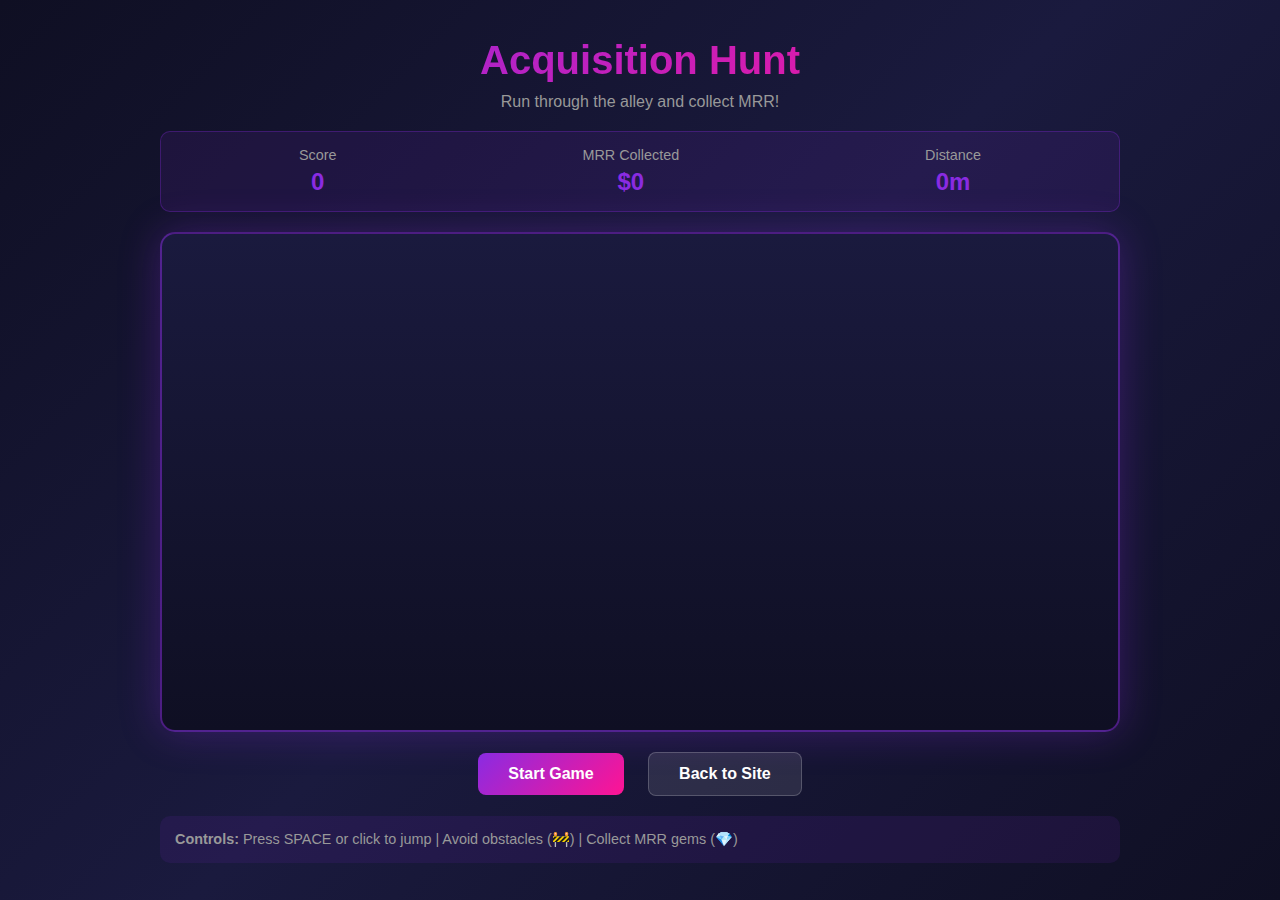
<file: hunt.html>
<!DOCTYPE html>
<html lang="en">

<head>
    <meta charset="UTF-8">
    <meta name="viewport" content="width=device-width, initial-scale=1.0">

    <!-- Primary Meta Tags -->
    <title>Acquisition Hunt | Alley & Street - Interactive SaaS Game</title>
    <meta name="title" content="Acquisition Hunt | Alley & Street - Interactive SaaS Game">
    <meta name="description"
        content="Play Acquisition Hunt - an interactive endless runner game where you collect MRR gems and dodge obstacles while learning about SaaS business challenges.">
    <meta name="robots" content="index, follow">
    <link rel="canonical" href="https://alleyandstreet.com/hunt.html">
    <link rel="icon" type="image/jpeg" href="assets/logo-icon.jpg">
    <link rel="apple-touch-icon" href="assets/logo-icon.jpg">

    <!-- Open Graph / Facebook -->
    <meta property="og:type" content="website">
    <meta property="og:url" content="https://alleyandstreet.com/hunt.html">
    <meta property="og:title" content="Acquisition Hunt | Alley & Street Game">
    <meta property="og:description"
        content="Run through the alley, collect MRR gems, and dodge SaaS obstacles in this fun interactive game by Alley & Street.">
    <meta property="og:image" content="https://alleyandstreet.com/assets/logo-icon.jpg">

    <!-- Twitter -->
    <meta property="twitter:card" content="summary">
    <meta property="twitter:url" content="https://alleyandstreet.com/hunt.html">
    <meta property="twitter:title" content="Acquisition Hunt | Alley & Street Game">
    <meta property="twitter:description"
        content="Run through the alley, collect MRR gems, and dodge SaaS obstacles in this fun interactive game.">

    <!-- Schema.org -->
    <script type="application/ld+json">
    {
        "@context": "https://schema.org",
        "@type": "WebPage",
        "name": "Acquisition Hunt Game",
        "description": "An interactive endless runner game where players collect MRR gems and avoid business obstacles.",
        "url": "https://alleyandstreet.com/hunt.html",
        "isPartOf": {
            "@type": "WebSite",
            "name": "Alley and Street",
            "url": "https://alleyandstreet.com"
        }
    }
    </script>
    <style>
        * {
            margin: 0;
            padding: 0;
            box-sizing: border-box;
        }

        body {
            font-family: 'Inter', -apple-system, BlinkMacSystemFont, 'Segoe UI', sans-serif;
            background: linear-gradient(135deg, #0f0f23 0%, #1a1a3e 50%, #0f0f23 100%);
            color: #fff;
            overflow: hidden;
            display: flex;
            justify-content: center;
            align-items: center;
            min-height: 100vh;
        }

        .game-container {
            position: relative;
            max-width: 1000px;
            width: 100%;
            padding: 20px;
        }

        .game-header {
            text-align: center;
            margin-bottom: 20px;
        }

        .game-title {
            font-size: 2.5rem;
            font-weight: 700;
            background: linear-gradient(135deg, #8a2be2, #ff1493);
            -webkit-background-clip: text;
            -webkit-text-fill-color: transparent;
            margin-bottom: 10px;
        }

        .game-stats {
            display: flex;
            justify-content: space-around;
            margin-bottom: 20px;
            padding: 15px;
            background: rgba(138, 43, 226, 0.1);
            border: 1px solid rgba(138, 43, 226, 0.3);
            border-radius: 10px;
        }

        .stat {
            text-align: center;
        }

        .stat-label {
            font-size: 0.9rem;
            color: #999;
            margin-bottom: 5px;
        }

        .stat-value {
            font-size: 1.5rem;
            font-weight: 700;
            color: #8a2be2;
        }

        #gameCanvas {
            width: 100%;
            height: 500px;
            background: linear-gradient(to bottom, #1a1a3e 0%, #0f0f23 100%);
            border: 2px solid rgba(138, 43, 226, 0.5);
            border-radius: 15px;
            box-shadow: 0 0 40px rgba(138, 43, 226, 0.3);
            display: block;
        }

        .game-controls {
            margin-top: 20px;
            text-align: center;
        }

        .btn {
            padding: 12px 30px;
            margin: 0 10px;
            font-size: 1rem;
            font-weight: 600;
            border: none;
            border-radius: 8px;
            cursor: pointer;
            transition: all 0.3s ease;
        }

        .btn-primary {
            background: linear-gradient(135deg, #8a2be2, #ff1493);
            color: #fff;
        }

        .btn-primary:hover {
            transform: translateY(-2px);
            box-shadow: 0 10px 30px rgba(138, 43, 226, 0.5);
        }

        .btn-secondary {
            background: rgba(255, 255, 255, 0.1);
            color: #fff;
            border: 1px solid rgba(255, 255, 255, 0.2);
        }

        .btn-secondary:hover {
            background: rgba(255, 255, 255, 0.2);
        }

        .game-over-screen {
            position: absolute;
            top: 50%;
            left: 50%;
            transform: translate(-50%, -50%);
            background: rgba(15, 15, 35, 0.95);
            padding: 40px;
            border-radius: 20px;
            border: 2px solid rgba(138, 43, 226, 0.5);
            text-align: center;
            display: none;
            z-index: 10;
        }

        .game-over-screen.active {
            display: block;
        }

        .game-over-title {
            font-size: 2rem;
            margin-bottom: 20px;
            color: #8a2be2;
        }

        .final-score {
            font-size: 3rem;
            font-weight: 700;
            margin: 20px 0;
            background: linear-gradient(135deg, #8a2be2, #ff1493);
            -webkit-background-clip: text;
            -webkit-text-fill-color: transparent;
        }

        .instructions {
            margin-top: 20px;
            padding: 15px;
            background: rgba(138, 43, 226, 0.1);
            border-radius: 10px;
            font-size: 0.9rem;
            color: #999;
        }

        /* Mobile Responsive Styles */
        @media screen and (max-width: 600px) {
            body {
                overflow-y: auto;
                min-height: auto;
            }

            .game-container {
                padding: 10px;
            }

            .game-title {
                font-size: 1.5rem;
            }

            .game-stats {
                flex-wrap: wrap;
                gap: 10px;
                padding: 10px;
            }

            .stat {
                flex: 1 1 30%;
                min-width: 80px;
            }

            .stat-label {
                font-size: 0.7rem;
            }

            .stat-value {
                font-size: 1.1rem;
            }

            #gameCanvas {
                height: 300px;
                border-radius: 10px;
                touch-action: manipulation;
            }

            .game-controls {
                display: flex;
                flex-wrap: wrap;
                justify-content: center;
                gap: 10px;
            }

            .btn {
                padding: 10px 20px;
                font-size: 0.9rem;
                margin: 0;
                flex: 1 1 45%;
                max-width: 160px;
            }

            .instructions {
                font-size: 0.75rem;
                padding: 10px;
            }

            .game-over-screen {
                width: 90%;
                padding: 20px;
            }

            .game-over-title {
                font-size: 1.5rem;
            }

            .final-score {
                font-size: 2rem;
            }
        }

        /* Touch controls for mobile */
        @media (hover: none) and (pointer: coarse) {
            #gameCanvas {
                cursor: pointer;
            }
        }
    </style>
</head>

<body>
    <div class="game-container">
        <div class="game-header">
            <h1 class="game-title">Acquisition Hunt</h1>
            <p style="color: #999;">Run through the alley and collect MRR!</p>
        </div>

        <div class="game-stats">
            <div class="stat">
                <div class="stat-label">Score</div>
                <div class="stat-value" id="score">0</div>
            </div>
            <div class="stat">
                <div class="stat-label">MRR Collected</div>
                <div class="stat-value" id="mrr">$0</div>
            </div>
            <div class="stat">
                <div class="stat-label">Distance</div>
                <div class="stat-value" id="distance">0m</div>
            </div>
        </div>

        <canvas id="gameCanvas"></canvas>

        <div class="game-controls">
            <button class="btn btn-primary" id="startBtn">Start Game</button>
            <button class="btn btn-secondary" onclick="window.location.href='./'">Back to Site</button>
        </div>

        <div class="instructions">
            <strong>Controls:</strong> Press SPACE or click to jump | Avoid obstacles (🚧) | Collect MRR gems (💎)
        </div>

        <div class="game-over-screen" id="gameOverScreen">
            <h2 class="game-over-title">Game Over!</h2>
            <div class="final-score" id="finalScore">0</div>
            <p style="color: #999; margin-bottom: 20px;">You've reached the Street!</p>
            <button class="btn btn-primary" id="restartBtn">Play Again</button>
            <button class="btn btn-secondary" onclick="window.location.href='./'">Back to Site</button>
        </div>
    </div>

    <script>
        const canvas = document.getElementById('gameCanvas');
        const ctx = canvas.getContext('2d');

        // Set canvas size
        canvas.width = canvas.offsetWidth;
        canvas.height = canvas.offsetHeight;

        // Game variables
        let gameRunning = false;
        let score = 0;
        let mrr = 0;
        let distance = 0;
        let gameSpeed = 4;
        let gravity = 0.6;

        // Player
        const player = {
            x: 100,
            y: canvas.height - 100,
            width: 40,
            height: 40,
            velocityY: 0,
            jumping: false,
            color: '#8a2be2',
            icon: '🏃'
        };

        // Obstacles and collectibles
        let obstacles = [];
        let collectibles = [];
        let frameCount = 0;

        // Event listeners
        document.getElementById('startBtn').addEventListener('click', startGame);
        document.getElementById('restartBtn').addEventListener('click', restartGame);
        document.addEventListener('keydown', (e) => {
            if (e.code === 'Space' && gameRunning) {
                jump();
            }
        });
        canvas.addEventListener('click', () => {
            if (gameRunning) jump();
        });

        function startGame() {
            gameRunning = true;
            document.getElementById('startBtn').style.display = 'none';
            gameLoop();
        }

        function restartGame() {
            score = 0;
            mrr = 0;
            distance = 0;
            gameSpeed = 4;
            obstacles = [];
            collectibles = [];
            player.y = canvas.height - 100;
            player.velocityY = 0;
            document.getElementById('gameOverScreen').classList.remove('active');
            startGame();
        }

        function jump() {
            if (!player.jumping) {
                player.velocityY = -12;
                player.jumping = true;
            }
        }

        function updatePlayer() {
            player.velocityY += gravity;
            player.y += player.velocityY;

            // Ground collision
            if (player.y >= canvas.height - 100) {
                player.y = canvas.height - 100;
                player.velocityY = 0;
                player.jumping = false;
            }
        }

        function drawPlayer() {
            ctx.save();
            ctx.shadowBlur = 20;
            ctx.shadowColor = player.color;
            ctx.fillStyle = '#fff'; // Explicitly opaque
            ctx.font = '40px serif';
            ctx.textAlign = 'center';
            ctx.textBaseline = 'middle';

            // Flip mascot to face right (running direction)
            ctx.translate(player.x + player.width / 2, player.y + player.height / 2);
            ctx.scale(-1, 1);
            ctx.fillText(player.icon, 0, 0);

            ctx.restore();
        }

        const obstacleTypes = [
            { icon: '📉', label: 'High Churn', color: '#ff1493' },
            { icon: '🔥', label: 'Big Burn', color: '#ff4500' },
            { icon: '💸', label: 'Ad Waste', color: '#ff1493' },
            { icon: '🚧', label: 'Regulatory', color: '#ffd700' }
        ];

        function spawnObstacle() {
            const type = obstacleTypes[Math.floor(Math.random() * obstacleTypes.length)];
            obstacles.push({
                x: canvas.width,
                y: canvas.height - 100,
                width: 40,
                height: 40,
                icon: type.icon,
                label: type.label,
                color: type.color
            });
        }

        const collectibleTypes = [
            { icon: '💎', value: 100, color: '#00bfff' },
            { icon: '✨', value: 250, color: '#ffd700' },
            { icon: '📈', value: 500, color: '#32cd32' }
        ];

        function spawnCollectible() {
            const type = collectibleTypes[Math.floor(Math.random() * collectibleTypes.length)];
            collectibles.push({
                x: canvas.width,
                y: Math.random() * (canvas.height - 250) + 100,
                width: 30,
                height: 30,
                icon: type.icon,
                color: type.color,
                value: type.value
            });
        }

        function updateObstacles() {
            for (let i = obstacles.length - 1; i >= 0; i--) {
                obstacles[i].x -= gameSpeed;

                // Remove off-screen obstacles
                if (obstacles[i].x + obstacles[i].width < 0) {
                    obstacles.splice(i, 1);
                    score += 10;
                }

                // Collision detection
                if (checkCollision(player, obstacles[i])) {
                    gameOver();
                }
            }
        }

        function updateCollectibles() {
            for (let i = collectibles.length - 1; i >= 0; i--) {
                collectibles[i].x -= gameSpeed;

                // Remove off-screen collectibles
                if (collectibles[i].x + collectibles[i].width < 0) {
                    collectibles.splice(i, 1);
                }

                // Collection detection
                if (checkCollision(player, collectibles[i])) {
                    mrr += collectibles[i].value;
                    score += 50;
                    collectibles.splice(i, 1);
                }
            }
        }

        function checkCollision(rect1, rect2) {
            return rect1.x < rect2.x + rect2.width &&
                rect1.x + rect1.width > rect2.x &&
                rect1.y < rect2.y + rect2.height &&
                rect1.y + rect1.height > rect2.y;
        }

        function drawObstacles() {
            obstacles.forEach(obs => {
                ctx.save();
                ctx.shadowBlur = 15;
                ctx.shadowColor = obs.color;
                ctx.fillStyle = '#fff'; // Opaque icons

                // Draw Icon
                ctx.font = '35px serif';
                ctx.textAlign = 'center';
                ctx.textBaseline = 'middle';
                ctx.fillText(obs.icon, obs.x + obs.width / 2, obs.y + obs.height / 2);

                // Draw Label Badge
                ctx.shadowBlur = 0;
                ctx.font = 'bold 10px "Inter", sans-serif';
                const text = obs.label.toUpperCase();
                const textWidth = ctx.measureText(text).width;
                const padding = 10;

                // Draw badge background
                ctx.fillStyle = 'rgba(15, 15, 35, 0.85)';
                const bx = obs.x + obs.width / 2 - (textWidth + padding) / 2;
                const by = obs.y - 32;
                const bw = textWidth + padding;
                const bh = 14;
                const r = 4;

                // Manual Rounded Rect for compatibility
                ctx.beginPath();
                ctx.moveTo(bx + r, by);
                ctx.lineTo(bx + bw - r, by);
                ctx.arcTo(bx + bw, by, bx + bw, by + r, r);
                ctx.lineTo(bx + bw, by + bh - r);
                ctx.arcTo(bx + bw, by + bh, bx + bw - r, by + bh, r);
                ctx.lineTo(bx + r, by + bh);
                ctx.arcTo(bx, by + bh, bx, by + bh - r, r);
                ctx.lineTo(bx, by + r);
                ctx.arcTo(bx, by, bx + r, by, r);
                ctx.closePath();
                ctx.fill();

                // Draw text
                ctx.fillStyle = '#fff';
                ctx.fillText(text, obs.x + obs.width / 2, obs.y - 25);
                ctx.restore();
            });
        }

        function drawCollectibles() {
            collectibles.forEach(col => {
                ctx.save();
                ctx.shadowBlur = 20;
                ctx.shadowColor = col.color;
                ctx.fillStyle = '#fff';
                ctx.font = '30px serif';
                ctx.textAlign = 'center';
                ctx.textBaseline = 'middle';
                ctx.fillText(col.icon, col.x + col.width / 2, col.y + col.height / 2);
                ctx.restore();
            });
        }

        function drawGround() {
            ctx.save();
            ctx.fillStyle = 'rgba(138, 43, 226, 0.2)';
            ctx.fillRect(0, canvas.height - 90, canvas.width, 90);
            ctx.restore();
        }

        function updateStats() {
            distance = Math.floor(frameCount / 10);
            document.getElementById('score').textContent = score;
            document.getElementById('mrr').textContent = '$' + mrr;
            document.getElementById('distance').textContent = distance + 'm';

            // Increase difficulty
            if (frameCount % 600 === 0) {
                gameSpeed += 0.4;
            }
        }

        function gameOver() {
            gameRunning = false;
            document.getElementById('finalScore').textContent = score;
            document.getElementById('gameOverScreen').classList.add('active');
        }

        function gameLoop() {
            if (!gameRunning) return;

            // Clear canvas
            ctx.clearRect(0, 0, canvas.width, canvas.height);

            // Draw background elements
            drawGround();

            // Update game objects
            updatePlayer();
            updateObstacles();
            updateCollectibles();
            updateStats();

            // Draw game objects
            drawPlayer();
            drawObstacles();
            drawCollectibles();

            // Spawn logic
            frameCount++;
            if (frameCount % 120 === 0) {
                spawnObstacle();
            }
            if (frameCount % 80 === 0) {
                spawnCollectible();
            }

            requestAnimationFrame(gameLoop);
        }
    </script>
</body>

</html>
</file>
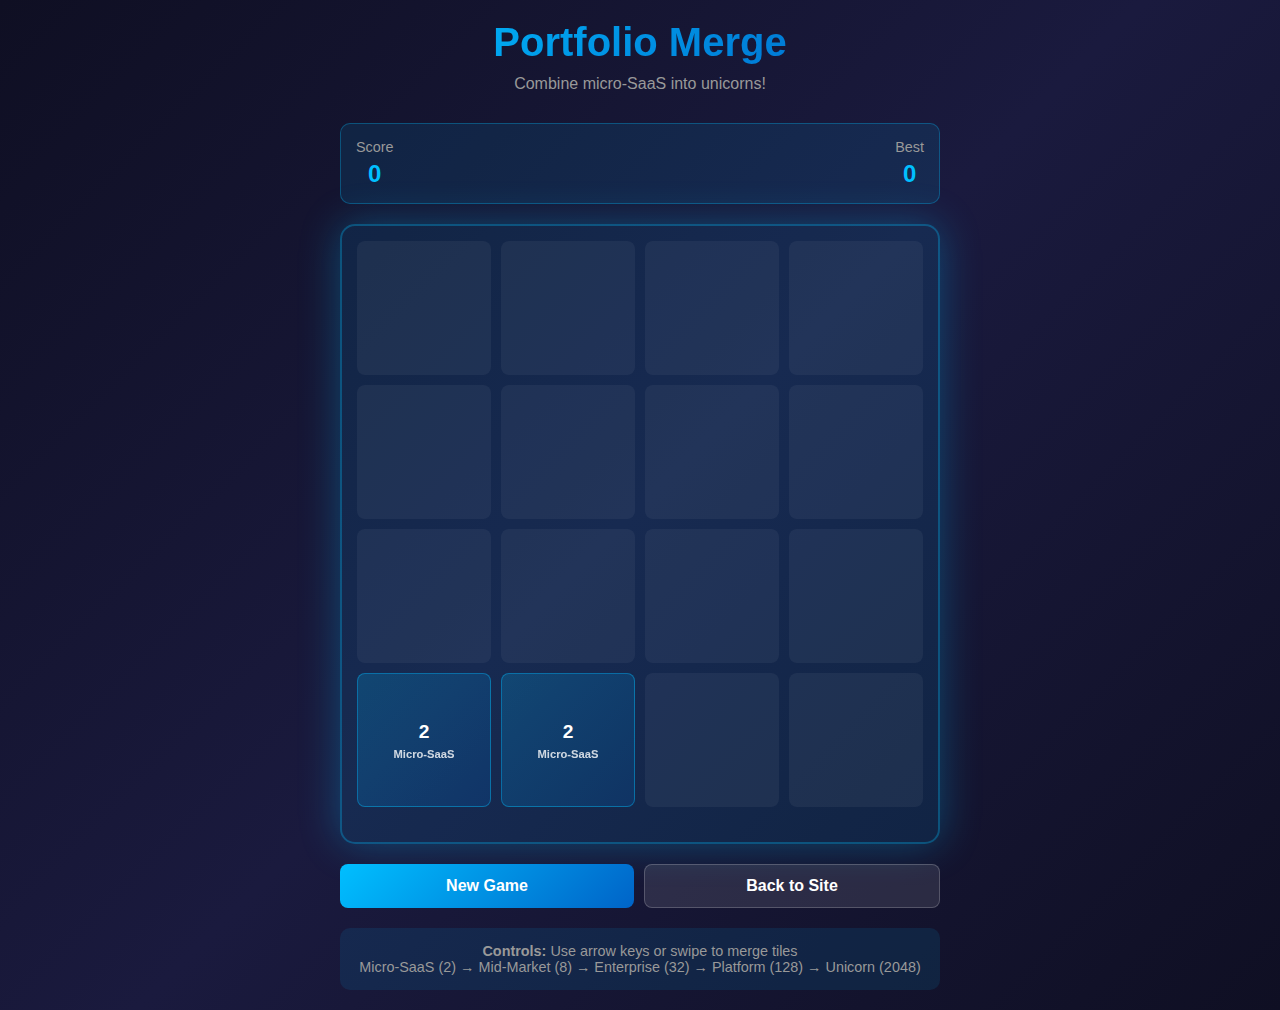
<file: merge.html>
<!DOCTYPE html>
<html lang="en">

<head>
    <meta charset="UTF-8">
    <meta name="viewport" content="width=device-width, initial-scale=1.0">

    <!-- Primary Meta Tags -->
    <title>Portfolio Merge | Alley & Street - 2048 Style SaaS Game</title>
    <meta name="title" content="Portfolio Merge | Alley & Street - 2048 Style SaaS Game">
    <meta name="description"
        content="Play Portfolio Merge - a 2048-style puzzle game where you combine micro-SaaS businesses into unicorns. Experience the thrill of building a SaaS empire!">
    <meta name="robots" content="index, follow">
    <link rel="canonical" href="https://alleyandstreet.com/merge.html">
    <link rel="icon" type="image/jpeg" href="assets/logo-icon.jpg">
    <link rel="apple-touch-icon" href="assets/logo-icon.jpg">

    <!-- Open Graph / Facebook -->
    <meta property="og:type" content="website">
    <meta property="og:url" content="https://alleyandstreet.com/merge.html">
    <meta property="og:title" content="Portfolio Merge | Alley & Street Game">
    <meta property="og:description"
        content="Combine micro-SaaS into unicorns in this addictive 2048-style puzzle game by Alley & Street.">
    <meta property="og:image" content="https://alleyandstreet.com/assets/logo-icon.jpg">

    <!-- Twitter -->
    <meta property="twitter:card" content="summary">
    <meta property="twitter:url" content="https://alleyandstreet.com/merge.html">
    <meta property="twitter:title" content="Portfolio Merge | Alley & Street Game">
    <meta property="twitter:description"
        content="Combine micro-SaaS into unicorns in this addictive 2048-style puzzle game.">

    <!-- Schema.org -->
    <script type="application/ld+json">
    {
        "@context": "https://schema.org",
        "@type": "WebPage",
        "name": "Portfolio Merge Game",
        "description": "A 2048-style puzzle game where players merge micro-SaaS businesses into unicorns.",
        "url": "https://alleyandstreet.com/merge.html",
        "isPartOf": {
            "@type": "WebSite",
            "name": "Alley and Street",
            "url": "https://alleyandstreet.com"
        }
    }
    </script>
    <style>
        * {
            margin: 0;
            padding: 0;
            box-sizing: border-box;
        }

        body {
            font-family: 'Inter', -apple-system, BlinkMacSystemFont, 'Segoe UI', sans-serif;
            background: linear-gradient(135deg, #0f0f23 0%, #1a1a3e 50%, #0f0f23 100%);
            color: #fff;
            display: flex;
            justify-content: center;
            align-items: center;
            min-height: 100vh;
            padding: 20px;
        }

        .game-container {
            max-width: 600px;
            width: 100%;
        }

        .game-header {
            text-align: center;
            margin-bottom: 30px;
        }

        .game-title {
            font-size: 2.5rem;
            font-weight: 700;
            background: linear-gradient(135deg, #00bfff, #0064c8);
            -webkit-background-clip: text;
            -webkit-text-fill-color: transparent;
            margin-bottom: 10px;
        }

        .game-info {
            display: flex;
            justify-content: space-between;
            margin-bottom: 20px;
            padding: 15px;
            background: rgba(0, 191, 255, 0.1);
            border: 1px solid rgba(0, 191, 255, 0.3);
            border-radius: 10px;
        }

        .info-item {
            text-align: center;
        }

        .info-label {
            font-size: 0.9rem;
            color: #999;
            margin-bottom: 5px;
        }

        .info-value {
            font-size: 1.5rem;
            font-weight: 700;
            color: #00bfff;
        }

        .grid-container {
            background: rgba(0, 191, 255, 0.1);
            border: 2px solid rgba(0, 191, 255, 0.3);
            border-radius: 15px;
            padding: 15px;
            box-shadow: 0 0 40px rgba(0, 191, 255, 0.3);
        }

        .grid {
            display: grid;
            grid-template-columns: repeat(4, 1fr);
            gap: 10px;
            margin-bottom: 20px;
        }

        .tile {
            aspect-ratio: 1;
            background: rgba(255, 255, 255, 0.05);
            border-radius: 8px;
            display: flex;
            flex-direction: column;
            align-items: center;
            justify-content: center;
            font-weight: 700;
            transition: all 0.15s ease;
            position: relative;
        }

        .tile.filled {
            transform: scale(1);
            animation: pop 0.2s ease;
        }

        @keyframes pop {
            0% {
                transform: scale(0);
            }

            50% {
                transform: scale(1.1);
            }

            100% {
                transform: scale(1);
            }
        }

        .tile-value {
            font-size: 1.2rem;
            margin-bottom: 5px;
        }

        .tile-label {
            font-size: 0.7rem;
            opacity: 0.8;
        }

        /* Tile colors based on value */
        .tile[data-value="2"] {
            background: linear-gradient(135deg, rgba(0, 191, 255, 0.2), rgba(0, 100, 200, 0.2));
            border: 1px solid rgba(0, 191, 255, 0.4);
        }

        .tile[data-value="4"] {
            background: linear-gradient(135deg, rgba(0, 191, 255, 0.3), rgba(0, 100, 200, 0.3));
            border: 1px solid rgba(0, 191, 255, 0.5);
        }

        .tile[data-value="8"] {
            background: linear-gradient(135deg, rgba(138, 43, 226, 0.3), rgba(75, 0, 130, 0.3));
            border: 1px solid rgba(138, 43, 226, 0.5);
            color: #8a2be2;
        }

        .tile[data-value="16"] {
            background: linear-gradient(135deg, rgba(138, 43, 226, 0.4), rgba(75, 0, 130, 0.4));
            border: 1px solid rgba(138, 43, 226, 0.6);
            color: #8a2be2;
        }

        .tile[data-value="32"] {
            background: linear-gradient(135deg, rgba(255, 20, 147, 0.3), rgba(199, 21, 133, 0.3));
            border: 1px solid rgba(255, 20, 147, 0.5);
            color: #ff1493;
        }

        .tile[data-value="64"] {
            background: linear-gradient(135deg, rgba(255, 20, 147, 0.4), rgba(199, 21, 133, 0.4));
            border: 1px solid rgba(255, 20, 147, 0.6);
            color: #ff1493;
        }

        .tile[data-value="128"] {
            background: linear-gradient(135deg, rgba(255, 215, 0, 0.3), rgba(255, 140, 0, 0.3));
            border: 1px solid rgba(255, 215, 0, 0.6);
            color: #ffd700;
        }

        .tile[data-value="256"] {
            background: linear-gradient(135deg, rgba(255, 215, 0, 0.4), rgba(255, 140, 0, 0.4));
            border: 1px solid rgba(255, 215, 0, 0.7);
            color: #ffd700;
        }

        .tile[data-value="512"],
        .tile[data-value="1024"],
        .tile[data-value="2048"] {
            background: linear-gradient(135deg, rgba(255, 215, 0, 0.5), rgba(255, 140, 0, 0.5));
            border: 2px solid rgba(255, 215, 0, 0.8);
            color: #ffd700;
            box-shadow: 0 0 30px rgba(255, 215, 0, 0.5);
        }

        .game-controls {
            display: flex;
            gap: 10px;
            margin-top: 20px;
        }

        .btn {
            flex: 1;
            padding: 12px;
            font-size: 1rem;
            font-weight: 600;
            border: none;
            border-radius: 8px;
            cursor: pointer;
            transition: all 0.3s ease;
        }

        .btn-primary {
            background: linear-gradient(135deg, #00bfff, #0064c8);
            color: #fff;
        }

        .btn-primary:hover {
            transform: translateY(-2px);
            box-shadow: 0 10px 30px rgba(0, 191, 255, 0.5);
        }

        .btn-secondary {
            background: rgba(255, 255, 255, 0.1);
            color: #fff;
            border: 1px solid rgba(255, 255, 255, 0.2);
        }

        .btn-secondary:hover {
            background: rgba(255, 255, 255, 0.2);
        }

        .instructions {
            margin-top: 20px;
            padding: 15px;
            background: rgba(0, 191, 255, 0.1);
            border-radius: 10px;
            font-size: 0.9rem;
            color: #999;
            text-align: center;
        }

        .game-over-screen {
            position: fixed;
            top: 0;
            left: 0;
            right: 0;
            bottom: 0;
            background: rgba(15, 15, 35, 0.95);
            display: none;
            align-items: center;
            justify-content: center;
            z-index: 100;
        }

        .game-over-screen.active {
            display: flex;
        }

        .game-over-content {
            background: rgba(0, 191, 255, 0.1);
            padding: 40px;
            border-radius: 20px;
            border: 2px solid rgba(0, 191, 255, 0.5);
            text-align: center;
        }

        .game-over-title {
            font-size: 2rem;
            margin-bottom: 20px;
            color: #00bfff;
        }

        .final-score {
            font-size: 3rem;
            font-weight: 700;
            margin: 20px 0;
            background: linear-gradient(135deg, #00bfff, #ffd700);
            -webkit-background-clip: text;
            -webkit-text-fill-color: transparent;
        }
    </style>
</head>

<body>
    <div class="game-container">
        <div class="game-header">
            <h1 class="game-title">Portfolio Merge</h1>
            <p style="color: #999;">Combine micro-SaaS into unicorns!</p>
        </div>

        <div class="game-info">
            <div class="info-item">
                <div class="info-label">Score</div>
                <div class="info-value" id="score">0</div>
            </div>
            <div class="info-item">
                <div class="info-label">Best</div>
                <div class="info-value" id="best">0</div>
            </div>
        </div>

        <div class="grid-container">
            <div class="grid" id="grid"></div>
        </div>

        <div class="game-controls">
            <button class="btn btn-primary" id="newGameBtn">New Game</button>
            <button class="btn btn-secondary" onclick="window.location.href='./'">Back to Site</button>
        </div>

        <div class="instructions">
            <strong>Controls:</strong> Use arrow keys or swipe to merge tiles<br>
            Micro-SaaS (2) → Mid-Market (8) → Enterprise (32) → Platform (128) → Unicorn (2048)
        </div>
    </div>

    <div class="game-over-screen" id="gameOverScreen">
        <div class="game-over-content">
            <h2 class="game-over-title">Game Over!</h2>
            <div class="final-score" id="finalScore">0</div>
            <p style="color: #999; margin-bottom: 20px;">You've built an amazing portfolio!</p>
            <div style="display: flex; gap: 10px;">
                <button class="btn btn-primary" onclick="location.reload()">Play Again</button>
                <button class="btn btn-secondary" onclick="window.location.href='./'">Back to Site</button>
            </div>
        </div>
    </div>

    <script>
        const grid = document.getElementById('grid');
        const scoreEl = document.getElementById('score');
        const bestEl = document.getElementById('best');
        const gameOverScreen = document.getElementById('gameOverScreen');

        let board = [];
        let score = 0;
        let best = localStorage.getItem('portfolioMergeBest') || 0;
        bestEl.textContent = best;

        const tileLabels = {
            2: 'Micro-SaaS',
            4: 'Small SaaS',
            8: 'Mid-Market',
            16: 'Growing',
            32: 'Enterprise',
            64: 'Leader',
            128: 'Platform',
            256: 'Dominant',
            512: 'Giant',
            1024: 'Mega-Corp',
            2048: 'Unicorn'
        };

        function initGame() {
            board = Array(4).fill().map(() => Array(4).fill(0));
            score = 0;
            updateScore();
            addRandomTile();
            addRandomTile();
            renderBoard();
        }

        function addRandomTile() {
            const emptyCells = [];
            for (let i = 0; i < 4; i++) {
                for (let j = 0; j < 4; j++) {
                    if (board[i][j] === 0) {
                        emptyCells.push({ i, j });
                    }
                }
            }
            if (emptyCells.length > 0) {
                const { i, j } = emptyCells[Math.floor(Math.random() * emptyCells.length)];
                board[i][j] = Math.random() < 0.9 ? 2 : 4;
            }
        }

        function renderBoard() {
            grid.innerHTML = '';
            for (let i = 0; i < 4; i++) {
                for (let j = 0; j < 4; j++) {
                    const tile = document.createElement('div');
                    tile.className = 'tile';
                    if (board[i][j] !== 0) {
                        tile.classList.add('filled');
                        tile.setAttribute('data-value', board[i][j]);
                        tile.innerHTML = `
                            <div class="tile-value">${board[i][j]}</div>
                            <div class="tile-label">${tileLabels[board[i][j]] || ''}</div>
                        `;
                    }
                    grid.appendChild(tile);
                }
            }
        }

        function move(direction) {
            let moved = false;
            const newBoard = JSON.parse(JSON.stringify(board));

            if (direction === 'left' || direction === 'right') {
                for (let i = 0; i < 4; i++) {
                    let row = board[i].filter(val => val !== 0);
                    if (direction === 'right') row.reverse();

                    for (let j = 0; j < row.length - 1; j++) {
                        if (row[j] === row[j + 1]) {
                            row[j] *= 2;
                            score += row[j];
                            row.splice(j + 1, 1);
                        }
                    }

                    while (row.length < 4) row.push(0);
                    if (direction === 'right') row.reverse();
                    newBoard[i] = row;
                }
            } else {
                for (let j = 0; j < 4; j++) {
                    let col = board.map(row => row[j]).filter(val => val !== 0);
                    if (direction === 'down') col.reverse();

                    for (let i = 0; i < col.length - 1; i++) {
                        if (col[i] === col[i + 1]) {
                            col[i] *= 2;
                            score += col[i];
                            col.splice(i + 1, 1);
                        }
                    }

                    while (col.length < 4) col.push(0);
                    if (direction === 'down') col.reverse();
                    for (let i = 0; i < 4; i++) {
                        newBoard[i][j] = col[i];
                    }
                }
            }

            if (JSON.stringify(board) !== JSON.stringify(newBoard)) {
                board = newBoard;
                moved = true;
                addRandomTile();
                updateScore();
                renderBoard();

                if (isGameOver()) {
                    setTimeout(() => {
                        document.getElementById('finalScore').textContent = score;
                        gameOverScreen.classList.add('active');
                    }, 500);
                }
            }
        }

        function isGameOver() {
            for (let i = 0; i < 4; i++) {
                for (let j = 0; j < 4; j++) {
                    if (board[i][j] === 0) return false;
                    if (j < 3 && board[i][j] === board[i][j + 1]) return false;
                    if (i < 3 && board[i][j] === board[i + 1][j]) return false;
                }
            }
            return true;
        }

        function updateScore() {
            scoreEl.textContent = score;
            if (score > best) {
                best = score;
                bestEl.textContent = best;
                localStorage.setItem('portfolioMergeBest', best);
            }
        }

        // Event listeners
        document.addEventListener('keydown', (e) => {
            if (e.key === 'ArrowLeft') move('left');
            else if (e.key === 'ArrowRight') move('right');
            else if (e.key === 'ArrowUp') move('up');
            else if (e.key === 'ArrowDown') move('down');
        });

        document.getElementById('newGameBtn').addEventListener('click', initGame);

        // Touch support
        let touchStartX = 0;
        let touchStartY = 0;

        grid.addEventListener('touchstart', (e) => {
            touchStartX = e.touches[0].clientX;
            touchStartY = e.touches[0].clientY;
        });

        grid.addEventListener('touchend', (e) => {
            const touchEndX = e.changedTouches[0].clientX;
            const touchEndY = e.changedTouches[0].clientY;
            const dx = touchEndX - touchStartX;
            const dy = touchEndY - touchStartY;

            if (Math.abs(dx) > Math.abs(dy)) {
                move(dx > 0 ? 'right' : 'left');
            } else {
                move(dy > 0 ? 'down' : 'up');
            }
        });

        // Start game
        initGame();
    </script>
</body>

</html>
</file>
<file: styles.css>
/* ========================================
   ALLEY & STREET - Design System
   Micro Private Equity Landing Page
   ======================================== */

/* CSS Custom Properties */
:root {
    /* Colors */
    --primary-navy: hsl(238, 84%, 15%);
    --primary-navy-light: hsl(238, 70%, 25%);
    --primary-navy-dark: hsl(238, 90%, 8%);
    --accent-white: #ffffff;
    --accent-off-white: #f8f9fc;
    --glass-white: rgba(255, 255, 255, 0.08);
    --glass-border: rgba(255, 255, 255, 0.15);
    --text-primary: #ffffff;
    --text-secondary: rgba(255, 255, 255, 0.7);
    --text-muted: rgba(255, 255, 255, 0.5);
    --glow-color: rgba(255, 255, 255, 0.3);

    /* Neon Colors */
    --neon-purple: #8a2be2;
    --neon-cyan: #00bfff;
    --neon-pink: #ff1493;
    --neon-gold: #ffd700;
    --neon-purple-glow: rgba(138, 43, 226, 0.5);
    --neon-cyan-glow: rgba(0, 191, 255, 0.5);
    --neon-pink-glow: rgba(255, 20, 147, 0.5);
    --neon-gold-glow: rgba(255, 215, 0, 0.5);

    /* Typography */
    --font-main: 'DM Sans', -apple-system, BlinkMacSystemFont, sans-serif;

    /* Spacing */
    --space-xs: 0.5rem;
    --space-sm: 1rem;
    --space-md: 2rem;
    --space-lg: 4rem;
    --space-xl: 8rem;

    /* Transitions */
    --transition-fast: 0.2s ease;
    --transition-medium: 0.4s ease;
    --transition-slow: 0.8s ease;

    /* Border Radius */
    --radius-sm: 8px;
    --radius-md: 16px;
    --radius-lg: 24px;
    --radius-full: 50%;
}

/* Global Neon Glow Animations */
@keyframes neonPulse {

    0%,
    100% {
        filter: drop-shadow(0 0 10px currentColor);
        opacity: 1;
    }

    50% {
        filter: drop-shadow(0 0 20px currentColor);
        opacity: 0.8;
    }
}

@keyframes neonGlowCycle {
    0% {
        filter: drop-shadow(0 0 15px var(--neon-purple));
    }

    33% {
        filter: drop-shadow(0 0 15px var(--neon-cyan));
    }

    66% {
        filter: drop-shadow(0 0 15px var(--neon-pink));
    }

    100% {
        filter: drop-shadow(0 0 15px var(--neon-purple));
    }
}

@keyframes shimmer {
    0% {
        background-position: -1000px 0;
    }

    100% {
        background-position: 1000px 0;
    }
}

@keyframes floatSlow {

    0%,
    100% {
        transform: translateY(0px);
    }

    50% {
        transform: translateY(-15px);
    }
}

/* Reset & Base */
*,
*::before,
*::after {
    margin: 0;
    padding: 0;
    box-sizing: border-box;
}

html {
    scroll-behavior: smooth;
    font-size: 16px;
}

body {
    font-family: var(--font-main);
    background: var(--primary-navy);
    color: var(--text-primary);
    min-height: 100vh;
    overflow-x: hidden;
    line-height: 1.6;
}

/* ========================================
   STREET SCENE - Animated Background
   ======================================== */
.street-scene {
    position: fixed;
    bottom: 0;
    left: 0;
    right: 0;
    height: 120px;
    pointer-events: none;
    z-index: 1;
    overflow: hidden;
}

.street-line {
    position: absolute;
    bottom: 40px;
    left: 0;
    right: 0;
    height: 2px;
    background: linear-gradient(90deg,
            transparent 0%,
            rgba(255, 255, 255, 0.1) 20%,
            rgba(255, 255, 255, 0.2) 50%,
            rgba(255, 255, 255, 0.1) 80%,
            transparent 100%);
}

.street-line::before {
    content: '';
    position: absolute;
    top: 10px;
    left: 0;
    right: 0;
    height: 1px;
    background: repeating-linear-gradient(90deg,
            transparent,
            transparent 30px,
            rgba(255, 255, 255, 0.15) 30px,
            rgba(255, 255, 255, 0.15) 60px);
    animation: streetMove 20s linear infinite;
}

@keyframes streetMove {
    0% {
        transform: translateX(0);
    }

    100% {
        transform: translateX(-60px);
    }
}

/* Walking Figures */
.walking-figures {
    position: absolute;
    bottom: 50px;
    left: 0;
    right: 0;
    height: 60px;
}

.figure {
    position: absolute;
    width: 20px;
    height: 40px;
    opacity: 0.3;
    animation: walkAcross 25s linear infinite;
}

.figure-1 {
    animation-delay: 0s;
}

.figure-2 {
    animation-delay: -8s;
    opacity: 0.2;
}

.figure-3 {
    animation-delay: -16s;
    opacity: 0.15;
}

@keyframes walkAcross {
    0% {
        left: -30px;
    }

    100% {
        left: calc(100% + 30px);
    }
}

.figure .head {
    width: 8px;
    height: 8px;
    background: var(--text-muted);
    border-radius: 50%;
    position: absolute;
    top: 0;
    left: 6px;
}

.figure .body {
    width: 4px;
    height: 14px;
    background: var(--text-muted);
    position: absolute;
    top: 9px;
    left: 8px;
    border-radius: 2px;
}

.figure .leg {
    width: 3px;
    height: 14px;
    background: var(--text-muted);
    position: absolute;
    bottom: 0;
    border-radius: 2px;
    transform-origin: top center;
}

.figure .leg.left {
    left: 6px;
    animation: walkLeft 0.5s ease-in-out infinite alternate;
}

.figure .leg.right {
    left: 11px;
    animation: walkRight 0.5s ease-in-out infinite alternate;
}

@keyframes walkLeft {
    0% {
        transform: rotate(-20deg);
    }

    100% {
        transform: rotate(20deg);
    }
}

@keyframes walkRight {
    0% {
        transform: rotate(20deg);
    }

    100% {
        transform: rotate(-20deg);
    }
}

.figure .arm {
    width: 3px;
    height: 10px;
    background: var(--text-muted);
    position: absolute;
    top: 10px;
    border-radius: 2px;
    transform-origin: top center;
}

.figure .arm.left {
    left: 3px;
    animation: armSwing 0.5s ease-in-out infinite alternate-reverse;
}

.figure .arm.right {
    left: 14px;
    animation: armSwing 0.5s ease-in-out infinite alternate;
}

@keyframes armSwing {
    0% {
        transform: rotate(-30deg);
    }

    100% {
        transform: rotate(30deg);
    }
}

/* Sitting Figure Variant */
.figure.sitting {
    position: absolute;
    width: 20px;
    height: 40px;
    opacity: 0.45;
    z-index: 5;
    animation: sittingBreathe 4s ease-in-out infinite alternate !important;
}

.figure.sitting .head {
    animation: headNod 8s ease-in-out infinite;
    left: 6px;
    /* Centered over body */
}

.figure.sitting .body {
    left: 8px;
    height: 15px;
    /* Slightly taller */
    top: 9px;
}

.figure.sitting .leg {
    transform-origin: top left;
    position: absolute;
    top: 22px;
    height: 3px;
    /* Thigh thickness */
    width: 12px;
    /* Thigh length */
    background: var(--text-muted);
    /* Ensure visible color */
    border-radius: 2px;
}

.figure.sitting .leg::after {
    content: '';
    position: absolute;
    right: 0;
    top: 0;
    width: 3px;
    /* Calf thickness */
    height: 12px;
    /* Calf length */
    background: inherit;
    border-radius: 2px;
    transform-origin: top center;
    transform: rotate(90deg);
    /* Dangle down */
}

.figure.sitting .leg.left {
    transform: rotate(5deg);
    /* Slight downward thigh slope */
    left: 8px;
    animation: swingLeg 3s ease-in-out infinite alternate;
}

.figure.sitting .leg.right {
    transform: rotate(0deg);
    left: 8px;
    animation: swingLeg 4s ease-in-out infinite alternate-reverse;
}

@keyframes swingLeg {
    from {
        transform: rotate(0deg);
    }

    to {
        transform: rotate(5deg);
    }
}

.figure.sitting .arm {
    transform-origin: top center;
    position: absolute;
    top: 10px;
    height: 11px;
    width: 3px;
    background: var(--text-muted);
}

.figure.sitting .arm.left {
    transform: rotate(-20deg);
    /* Resting on knees/box */
    left: 5px;
    animation: none;
}

.figure.sitting .arm.right {
    transform: rotate(20deg);
    left: 11px;
    animation: none;
}

@keyframes sittingBreathe {
    0% {
        transform: translateY(0);
    }

    100% {
        transform: translateY(1px);
    }
}


@keyframes headNod {

    0%,
    100% {
        transform: rotate(0deg);
    }

    50% {
        transform: rotate(10deg) translateY(1px);
    }
}

/* ========================================
   HERO BRIDGE & ANIMATED STICKMEN
   ======================================== */
.hero-bridge-container {
    width: 100%;
    max-width: 600px;
    height: 120px;
    margin: 0 auto 0 auto;
    position: relative;
    z-index: 5;
    pointer-events: none;
}

.hero-bridge-svg {
    width: 100%;
    height: 100%;
    overflow: visible;
}

/* Bridge Structural Elements */
.bridge-pillar {
    fill: rgba(255, 255, 255, 0.25);
    stroke: rgba(255, 255, 255, 0.35);
    stroke-width: 1;
}

.bridge-pillar-base {
    fill: rgba(255, 255, 255, 0.3);
    stroke: rgba(255, 255, 255, 0.4);
    stroke-width: 1;
}

.bridge-deck {
    stroke: rgba(255, 255, 255, 0.3);
    stroke-width: 3;
    stroke-linecap: round;
    filter: drop-shadow(0 2px 4px rgba(0, 0, 0, 0.3));
}

.bridge-deck-shadow {
    stroke: rgba(0, 0, 0, 0.2);
    stroke-width: 2;
    stroke-linecap: round;
}

.bridge-cable-main {
    fill: none;
    stroke: rgba(255, 255, 255, 0.2);
    stroke-width: 2;
    filter: drop-shadow(0 1px 2px rgba(0, 0, 0, 0.2));
}

.bridge-cable-secondary {
    fill: none;
    stroke: rgba(255, 255, 255, 0.15);
    stroke-width: 1.5;
}

.bridge-hanger {
    stroke: rgba(255, 255, 255, 0.15);
    stroke-width: 0.5;
}

.bridge-brace {
    stroke: rgba(255, 255, 255, 0.12);
    stroke-width: 1;
}

/* Walking Figures */
.walker {
    stroke: rgba(255, 255, 255, 0.7);
    stroke-width: 1.2;
    fill: none;
    offset-path: path('M100,95 L500,95');
    animation: walk-bridge 20s linear infinite;
}



.walker-head {
    fill: rgba(255, 255, 255, 0.7);
    stroke: none;
}

.walker-leg-l {
    animation: leg-walk-l 0.8s ease-in-out infinite;
    transform-origin: 0 -7px;
}

.walker-leg-r {
    animation: leg-walk-r 0.8s ease-in-out infinite;
    transform-origin: 0 -7px;
}

.walker-arm-l {
    animation: arm-walk-l 0.8s ease-in-out infinite;
    transform-origin: 0 -13px;
}

.walker-arm-r {
    animation: arm-walk-r 0.8s ease-in-out infinite;
    transform-origin: 0 -13px;
}

@keyframes walk-bridge {
    0% {
        offset-distance: 0%;
        transform: scaleX(1);
    }

    48% {
        offset-distance: 100%;
        transform: scaleX(1);
    }

    50% {
        offset-distance: 100%;
        transform: scaleX(-1);
    }

    98% {
        offset-distance: 0%;
        transform: scaleX(-1);
    }

    100% {
        offset-distance: 0%;
        transform: scaleX(1);
    }
}

@keyframes leg-walk-l {

    0%,
    100% {
        transform: rotate(0deg);
    }

    25% {
        transform: rotate(-25deg);
    }

    75% {
        transform: rotate(25deg);
    }
}

@keyframes leg-walk-r {

    0%,
    100% {
        transform: rotate(0deg);
    }

    25% {
        transform: rotate(25deg);
    }

    75% {
        transform: rotate(-25deg);
    }
}

@keyframes arm-walk-l {

    0%,
    100% {
        transform: rotate(0deg);
    }

    25% {
        transform: rotate(20deg);
    }

    75% {
        transform: rotate(-20deg);
    }
}

@keyframes arm-walk-r {

    0%,
    100% {
        transform: rotate(0deg);
    }

    25% {
        transform: rotate(-20deg);
    }

    75% {
        transform: rotate(20deg);
    }
}

/* Easter Egg Briefcase */
.briefcase {
    position: fixed;
    font-size: 24px;
    opacity: 0;
    pointer-events: none;
    transition: opacity 0.3s ease;
    z-index: 100;
}

.briefcase.visible {
    opacity: 0.6;
}

/* ========================================
   MAIN CONTAINER
   ======================================== */
/* ========================================
   MAIN HEADER
   ======================================== */
.main-header {
    padding: var(--space-md) var(--space-md) 0;
    display: flex;
    justify-content: center;
    position: relative;
    z-index: 10;
}

.main-container {
    position: relative;
    z-index: 2;
}

/* ========================================
   HERO SECTION
   ======================================== */
.hero {
    min-height: calc(100vh - 100px);
    display: flex;
    flex-direction: column;
    align-items: center;
    justify-content: flex-start;
    /* Start from top instead of centering */
    padding-top: var(--space-lg);
    /* Increased from space-md to move everything down */
    text-align: center;
    padding-left: var(--space-md);
    padding-right: var(--space-md);
    position: relative;
}

/* Logo Icon Container */
.logo-icon-container {
    width: 64px;
    height: 64px;
    background: rgba(15, 15, 35, 0.4);
    backdrop-filter: blur(20px) saturate(190%);
    -webkit-backdrop-filter: blur(20px) saturate(190%);
    border: 1px solid rgba(255, 255, 255, 0.12);
    border-radius: 18px;
    display: flex;
    align-items: center;
    justify-content: center;
    box-shadow:
        0 8px 32px 0 rgba(0, 0, 0, 0.3),
        inset 0 0 0 0.5px rgba(255, 255, 255, 0.08);
    position: relative;
    animation: fadeSlideDown 0.8s ease forwards;
    opacity: 0;
    transform: translateY(-20px);
    transition: all 0.6s cubic-bezier(0.16, 1, 0.3, 1);
}

.logo-icon-container:hover {
    transform: translateY(-2px) scale(1.05);
    background: rgba(25, 25, 50, 0.45);
    border-color: rgba(255, 255, 255, 0.25);
    box-shadow: 0 12px 40px rgba(0, 0, 0, 0.4);
}

.logo-icon-container::before {
    content: '';
    position: absolute;
    inset: -10px;
    background: radial-gradient(circle, rgba(255, 255, 255, 0.05) 0%, transparent 70%);
    z-index: -1;
    border-radius: 50%;
}

.logo-icon-img {
    width: 48px;
    /* Enlarged logo */
    height: 48px;
    object-fit: contain;
    border-radius: 6px;
}

/* Glass Badge */
.glass-badge {
    display: inline-flex;
    align-items: center;
    gap: var(--space-xs);
    padding: 0.5rem 1.4rem;
    background: rgba(15, 15, 35, 0.4);
    backdrop-filter: blur(20px) saturate(190%);
    -webkit-backdrop-filter: blur(20px) saturate(190%);
    border: 1px solid rgba(255, 255, 255, 0.12);
    border-radius: 100px;
    /* Perfect pill shape */
    font-size: 0.75rem;
    font-weight: 600;
    letter-spacing: 0.12em;
    color: rgba(255, 255, 255, 0.85);
    margin-bottom: 1rem;
    animation: fadeSlideDown 0.8s ease forwards;
    opacity: 0;
    transform: translateY(-20px);
    transition: all 0.4s cubic-bezier(0.4, 0, 0.2, 1);
    cursor: pointer;
    box-shadow:
        0 4px 15px rgba(0, 0, 0, 0.2),
        inset 0 0 0 0.5px rgba(255, 255, 255, 0.1);
}

.glass-badge:hover {
    background: rgba(25, 25, 50, 0.5);
    border-color: rgba(255, 255, 255, 0.25);
    transform: translateY(-22px) scale(1.04);
    color: #ffffff;
    box-shadow: 0 8px 25px rgba(0, 0, 0, 0.3);
}

.badge-icon {
    font-size: 0.6rem;
    color: rgba(255, 255, 255, 0.6);
    margin-top: -1px;
}

@keyframes fadeSlideDown {
    to {
        opacity: 1;
        transform: translateY(0);
    }
}

/* Logo Text */
.logo-text {
    font-size: clamp(2.5rem, 8vw, 4.5rem);
    font-weight: 600;
    letter-spacing: 0;
    /* Reduced from 0.02em for even tighter alignment */
    margin-bottom: 1rem;
    animation: neonGlowCycle 6s ease-in-out infinite, fadeIn 1s ease 0.3s forwards;
    opacity: 0;
    text-shadow:
        0 0 60px var(--neon-purple-glow),
        0 0 30px var(--neon-cyan-glow);
    display: flex;
    justify-content: center;
    gap: 0.02em;
    /* Reduced from 0.05em for even tighter word gaps */
}

.logo-alley,
.logo-street {
    display: inline-block;
}

.logo-and {
    display: inline-block;
    margin: 0 0.3em;
    font-weight: 400;
}

@keyframes logoGlow {

    0%,
    100% {
        text-shadow: 0 0 40px rgba(255, 255, 255, 0.2);
    }

    50% {
        text-shadow: 0 0 80px rgba(255, 255, 255, 0.4), 0 0 120px rgba(255, 255, 255, 0.1);
    }
}

@keyframes fadeIn {
    to {
        opacity: 1;
    }
}

/* Tagline */
.tagline-container {
    width: 100%;
    height: 3rem;
    overflow: hidden;
    margin-bottom: 6rem;
    /* Expanded to 6rem for ultra-airy aesthetic */
    display: flex;
    justify-content: center;
    align-items: center;
    position: relative;
    animation: fadeIn 1s ease 0.6s forwards;
    opacity: 0;
}

.tagline-rotator {
    width: 100%;
    max-width: 800px;
    /* Limit width for readability */
    height: 100%;
    position: relative;
}

.tagline-statement {
    position: absolute;
    width: 100%;
    height: 100%;
    display: flex;
    justify-content: center;
    align-items: center;
    font-size: clamp(1.1rem, 3vw, 1.4rem);
    color: rgba(255, 255, 255, 0.6);
    /* Brighter for better visibility */
    opacity: 0;
    transform: translateY(20px);
    transition: all 0.8s cubic-bezier(0.4, 0, 0.2, 1);
    white-space: normal;
    text-align: center;
    padding: 0 1rem;
    line-height: 1.3;
}

.tagline-statement.active {
    opacity: 1;
    transform: translateY(0);
}

.tagline-statement.exit {
    opacity: 0;
    transform: translateY(-20px);
}

.tagline-statement .highlight {
    color: #ffffff;
    /* Brighter white for highlight */
    font-weight: 600;
    margin-left: 0.3em;
    position: relative;
    text-shadow: 0 0 15px rgba(255, 255, 255, 0.2);
}

.tagline-statement .highlight::after {
    content: '';
    position: absolute;
    bottom: -2px;
    left: 0;
    width: 0;
    height: 1px;
    background: var(--glow-color);
    transition: width 0.8s ease 0.4s;
}

.tagline-statement.active .highlight::after {
    width: 100%;
}

/* Hero Description Glass Box */
.description-glass-container {
    max-width: 720px;
    margin: 0 auto 1.5rem;
    /* Reduced from 2.5rem to restore original layout */
    padding: 2px;
    /* For the gradient border look */
    position: relative;
    animation: fadeIn 1s ease 0.9s forwards;
    opacity: 0;
}

.description-glass {
    background: rgba(15, 15, 35, 0.4);
    /* Tinted dark background for authentic depth */
    backdrop-filter: blur(20px) saturate(190%) contrast(100%);
    -webkit-backdrop-filter: blur(20px) saturate(190%) contrast(100%);
    border: 1px solid rgba(255, 255, 255, 0.12);
    border-radius: 28px;
    padding: 1.8rem 2.5rem;
    position: relative;
    overflow: hidden;
    box-shadow:
        0 8px 32px 0 rgba(0, 0, 0, 0.37),
        inset 0 0 0 0.5px rgba(255, 255, 255, 0.08);
    /* Ultra-thin inner highlight */
    transition: all 0.6s cubic-bezier(0.16, 1, 0.3, 1);
    animation: descriptionBreathe 10s ease-in-out infinite alternate;
}

/* Subtle noise overlay for extra realism */
.description-glass::after {
    content: '';
    position: absolute;
    top: 0;
    left: 0;
    width: 100%;
    height: 100%;
    background-image: url("data:image/svg+xml,%3Csvg viewBox='0 0 200 200' xmlns='http://www.w3.org/2000/svg'%3E%3Cfilter id='noiseFilter'%3E%3CfeTurbulence type='fractalNoise' baseFrequency='0.65' numOctaves='3' stitchTiles='stitch'/%3E%3C/filter%3E%3Crect width='100%25' height='100%25' filter='url(%23noiseFilter)'/%3E%3C/svg%3E");
    opacity: 0.02;
    pointer-events: none;
    mix-blend-mode: overlay;
}

.description-glass:hover {
    background: rgba(25, 25, 50, 0.45);
    border-color: rgba(255, 255, 255, 0.25);
    transform: translateY(-4px) scale(1.005);
    box-shadow:
        0 15px 45px rgba(0, 0, 0, 0.4),
        inset 0 0 0 1px rgba(255, 255, 255, 0.12);
}

.hero-description {
    margin: 0;
    font-size: 1.15rem;
    line-height: 1.75;
    color: rgba(255, 255, 255, 0.85);
    letter-spacing: -0.01em;
    word-spacing: 0.05em;
    text-wrap: balance;
    transition: color 0.4s ease, transform 0.4s ease;
}

.description-glass:hover .hero-description {
    color: #ffffff;
    transform: scale(1.002);
}

@keyframes descriptionBreathe {
    0% {
        box-shadow: 0 8px 32px 0 rgba(0, 0, 0, 0.3);
        border-color: rgba(255, 255, 255, 0.1);
        transform: scale(1);
    }

    100% {
        box-shadow: 0 8px 48px 0 rgba(124, 77, 255, 0.08);
        /* Very subtle purple hint */
        border-color: rgba(255, 255, 255, 0.18);
        transform: scale(1.008);
    }
}

/* Process Button */
.process-btn {
    display: inline-flex;
    align-items: center;
    gap: var(--space-sm);
    padding: 1.1rem 2.2rem;
    background: rgba(15, 15, 35, 0.4);
    backdrop-filter: blur(20px) saturate(190%);
    -webkit-backdrop-filter: blur(20px) saturate(190%);
    border: 1px solid rgba(255, 255, 255, 0.12);
    border-radius: 14px;
    color: #fff;
    font-family: var(--font-main);
    font-size: 1rem;
    font-weight: 500;
    cursor: pointer;
    transition: all 0.5s cubic-bezier(0.16, 1, 0.3, 1);
    animation: fadeIn 1s ease 1.2s forwards;
    opacity: 0;
    box-shadow:
        0 4px 15px rgba(0, 0, 0, 0.2),
        inset 0 0 0 0.5px rgba(255, 255, 255, 0.08);
}

.process-btn:hover {
    background: rgba(25, 25, 50, 0.55);
    border-color: rgba(255, 255, 255, 0.3);
    transform: translateY(-2px) scale(1.02);
    box-shadow: 0 10px 30px rgba(0, 0, 0, 0.4);
}

.process-btn:hover .btn-arrow {
    transform: translateX(4px);
}

.btn-arrow {
    transition: transform var(--transition-fast);
}

/* ========================================
   PROCESS SECTION
   ======================================== */
.process-section {
    padding: var(--space-xl) var(--space-md);
    max-width: 1200px;
    margin: 0 auto;
    opacity: 0;
    transform: translateY(40px);
    transition: all 0.8s cubic-bezier(0.16, 1, 0.3, 1);
    pointer-events: none;
    max-height: 0;
    overflow: hidden;
    position: relative;
}

.process-section::before {
    content: '';
    position: absolute;
    top: 0;
    left: 0;
    right: 0;
    bottom: 0;
    background:
        radial-gradient(circle at 20% 30%, rgba(138, 43, 226, 0.08) 0%, transparent 50%),
        radial-gradient(circle at 80% 70%, rgba(0, 191, 255, 0.08) 0%, transparent 50%);
    pointer-events: none;
    z-index: 0;
}

.process-section>* {
    position: relative;
    z-index: 1;
}

.process-section.visible {
    opacity: 1;
    transform: translateY(0);
    pointer-events: auto;
    max-height: 1000px;
    padding-top: var(--space-lg);
}

.process-header {
    text-align: center;
    margin-bottom: var(--space-lg);
}

.process-header h2 {
    font-size: clamp(1.5rem, 4vw, 2.5rem);
    font-weight: 600;
    margin-bottom: var(--space-xs);
}

.process-header p {
    color: var(--text-secondary);
}

.process-timeline {
    display: flex;
    flex-wrap: wrap;
    justify-content: center;
    gap: var(--space-md);
}

.process-step {
    flex: 1;
    min-width: 220px;
    max-width: 280px;
    background: rgba(15, 15, 35, 0.25);
    backdrop-filter: blur(28px) saturate(220%);
    -webkit-backdrop-filter: blur(28px) saturate(220%);
    border: 1px solid rgba(255, 255, 255, 0.1);
    border-radius: 32px;
    padding: var(--space-md);
    text-align: center;
    position: relative;
    opacity: 0;
    transform: translateY(30px) scale(0.95);
    transition: all 0.6s cubic-bezier(0.16, 1, 0.3, 1);
    box-shadow:
        0 15px 45px rgba(0, 0, 0, 0.4),
        inset 0 0 0 1px rgba(255, 255, 255, 0.08);
    overflow: hidden;
}

.process-step::after {
    content: '';
    position: absolute;
    inset: 0;
    background-image: url("data:image/svg+xml,%3Csvg viewBox='0 0 200 200' xmlns='http://www.w3.org/2000/svg'%3E%3Cfilter id='noiseFilter'%3E%3CfeTurbulence type='fractalNoise' baseFrequency='0.65' numOctaves='3' stitchTiles='stitch'/%3E%3C/filter%3E%3Crect width='100%25' height='100%25' filter='url(%23noiseFilter)'/%3E%3C/svg%3E");
    opacity: 0.03;
    pointer-events: none;
    mix-blend-mode: overlay;
    z-index: 1;
}

/* Color-coded neon glows for each step */
.process-step[data-step="1"] {
    border-color: rgba(138, 43, 226, 0.3);
    box-shadow:
        0 15px 45px rgba(138, 43, 226, 0.2),
        inset 0 0 0 1px rgba(138, 43, 226, 0.1);
}

.process-step[data-step="2"] {
    border-color: rgba(0, 191, 255, 0.3);
    box-shadow:
        0 15px 45px rgba(0, 191, 255, 0.2),
        inset 0 0 0 1px rgba(0, 191, 255, 0.1);
}

.process-step[data-step="3"] {
    border-color: rgba(255, 20, 147, 0.3);
    box-shadow:
        0 15px 45px rgba(255, 20, 147, 0.2),
        inset 0 0 0 1px rgba(255, 20, 147, 0.1);
}

.process-step[data-step="4"] {
    border-color: rgba(255, 215, 0, 0.3);
    box-shadow:
        0 15px 45px rgba(255, 215, 0, 0.2),
        inset 0 0 0 1px rgba(255, 215, 0, 0.1);
}

.process-step:hover {
    transform: translateY(-8px) scale(1.02);
    background: rgba(25, 25, 55, 0.4);
    animation: floatSlow 3s ease-in-out infinite;
}

.process-step[data-step="1"]:hover {
    border-color: rgba(138, 43, 226, 0.6);
    box-shadow:
        0 20px 50px rgba(138, 43, 226, 0.4),
        0 0 40px rgba(138, 43, 226, 0.3);
}

.process-step[data-step="2"]:hover {
    border-color: rgba(0, 191, 255, 0.6);
    box-shadow:
        0 20px 50px rgba(0, 191, 255, 0.4),
        0 0 40px rgba(0, 191, 255, 0.3);
}

.process-step[data-step="3"]:hover {
    border-color: rgba(255, 20, 147, 0.6);
    box-shadow:
        0 20px 50px rgba(255, 20, 147, 0.4),
        0 0 40px rgba(255, 20, 147, 0.3);
}

.process-step[data-step="4"]:hover {
    border-color: rgba(255, 215, 0, 0.6);
    box-shadow:
        0 20px 50px rgba(255, 215, 0, 0.4),
        0 0 40px rgba(255, 215, 0, 0.3);
}

.process-section.visible .process-step {
    opacity: 1;
    transform: translateY(0) scale(1);
}

.process-section.visible .process-step[data-step="1"] {
    transition-delay: 0.1s;
}

.process-section.visible .process-step[data-step="2"] {
    transition-delay: 0.25s;
}

.process-section.visible .process-step[data-step="3"] {
    transition-delay: 0.4s;
}

.process-section.visible .process-step[data-step="4"] {
    transition-delay: 0.55s;
}

.step-icon {
    display: flex;
    justify-content: center;
    align-items: center;
    height: 48px;
    margin-bottom: var(--space-sm);
}

.step-icon-svg {
    width: 32px;
    height: 32px;
    color: #fff;
    opacity: 0.9;
    filter: drop-shadow(0 0 8px rgba(255, 255, 255, 0.2));
    transition: all 0.3s ease;
    animation: neonPulse 2s ease-in-out infinite;
}

.process-step:hover .step-icon-svg {
    opacity: 1;
    transform: scale(1.2);
}

.process-step[data-step="1"] .step-icon-svg {
    filter: drop-shadow(0 0 12px var(--neon-purple-glow));
}

.process-step[data-step="2"] .step-icon-svg {
    filter: drop-shadow(0 0 12px var(--neon-cyan-glow));
}

.process-step[data-step="3"] .step-icon-svg {
    filter: drop-shadow(0 0 12px var(--neon-pink-glow));
}

.process-step[data-step="4"] .step-icon-svg {
    filter: drop-shadow(0 0 12px var(--neon-gold-glow));
}

.step-content h3 {
    font-size: 1.25rem;
    font-weight: 600;
    letter-spacing: 0.1em;
    margin-bottom: var(--space-xs);
}

.step-content p {
    color: var(--text-secondary);
    font-size: 0.9rem;
}

.step-connector {
    display: none;
}

@media (min-width: 900px) {
    .step-connector {
        display: block;
        position: absolute;
        top: 50%;
        right: -30px;
        width: 30px;
        height: 2px;
        background: linear-gradient(90deg, var(--glass-border), transparent);
    }

    .process-step:last-child .step-connector {
        display: none;
    }
}

/* ========================================
   FLOW SECTION
   ======================================== */
.flow-section {
    padding: var(--space-xl) var(--space-md);
    max-width: 1100px;
    margin: 0 auto;
}

.flow-title {
    text-align: center;
    font-size: clamp(1.5rem, 4vw, 2.5rem);
    font-weight: 600;
    margin-bottom: var(--space-xs);
    background: linear-gradient(135deg, var(--neon-cyan), #0064c8);
    -webkit-background-clip: text;
    -webkit-text-fill-color: transparent;
    background-clip: text;
    filter: drop-shadow(0 0 20px var(--neon-cyan-glow));
    animation: neonPulse 3s ease-in-out infinite;
}

.flow-subtitle {
    text-align: center;
    color: var(--text-secondary);
    margin-bottom: var(--space-lg);
    font-size: 1rem;
}

.flow-diagram {
    display: grid;
    grid-template-columns: 240px 1fr 100px 1fr 280px;
    gap: var(--space-md);
    align-items: center;
    padding: var(--space-lg) var(--space-md);
    border-radius: var(--radius-lg);
    position: relative;
    max-width: 1200px;
    margin: 0 auto;
}

/* Tablet: Hide SVG lines and use 3-column layout */
@media (max-width: 1024px) {
    .flow-diagram {
        grid-template-columns: 1fr auto 1fr;
        grid-template-rows: auto;
        gap: var(--space-md);
    }

    .flow-in,
    .flow-out {
        display: none !important;
    }

    .flow-hub-container {
        grid-row: 1;
        grid-column: 2;
    }

    .flow-inputs {
        grid-row: 1;
        grid-column: 1;
    }

    .flow-output {
        grid-row: 1;
        grid-column: 3;
        justify-content: flex-end;
    }
}

/* Mobile: Stack everything vertically */
@media (max-width: 768px) {
    .flow-diagram {
        display: flex !important;
        flex-direction: column;
        align-items: center;
        gap: var(--space-lg);
        text-align: center;
    }

    .flow-in,
    .flow-out,
    .flow-lines {
        display: none !important;
    }

    .flow-inputs {
        width: 100%;
        max-width: 320px;
        order: 1;
    }

    .flow-hub-container {
        order: 2;
    }

    .flow-hub {
        width: 100px;
        height: 100px;
    }

    .hub-core {
        width: 100px;
        height: 100px;
        aspect-ratio: 1 / 1;
    }

    .hub-logo {
        width: 100%;
        height: auto;
        aspect-ratio: 1 / 1;
        object-fit: contain;
    }

    .flow-output {
        width: 100%;
        max-width: 280px;
        order: 3;
        justify-content: center;
    }

    .output-card {
        width: 100%;
    }

    .input-item {
        justify-content: center;
    }
}

/* Small phones: Even more compact */
@media (max-width: 480px) {
    .flow-hub {
        width: 80px;
        height: 80px;
    }

    .hub-core {
        width: 80px;
        height: 80px;
    }

    .output-card {
        padding: 1.5rem;
    }
}

/* Flow Arrows (Mobile/Tablet only) */
.flow-arrow {
    display: none;
    color: var(--neon-purple);
    opacity: 0.8;
}

.flow-arrow svg {
    /* Internal SVG animation handles the flow effect */
    display: block;
}

@keyframes flowArrowBounce {

    0%,
    100% {
        transform: translateY(0);
        opacity: 0.6;
    }

    50% {
        transform: translateY(6px);
        opacity: 1;
    }
}

/* Show arrows on mobile only */
@media (max-width: 768px) {
    .flow-arrow {
        display: flex;
        justify-content: center;
        align-items: center;
        padding: var(--space-sm) 0;
    }

    .flow-arrow-in {
        order: 1;
    }

    .flow-arrow-out {
        order: 3;
    }
}

/* Adjust order in mobile flexbox layout */
@media (max-width: 768px) {
    .flow-arrow-in {
        order: 2;
    }

    .flow-arrow-out {
        order: 4;
    }

    .flow-inputs {
        order: 1;
    }

    .flow-hub-container {
        order: 3;
    }

    .flow-output {
        order: 5;
    }
}

/* Flow Inputs */
.flow-inputs {
    display: flex;
    flex-direction: column;
    gap: var(--space-sm);
}

.input-item {
    display: flex;
    align-items: center;
    gap: var(--space-sm);
    padding: 1rem 1.25rem;
    background: rgba(15, 15, 35, 0.25);
    backdrop-filter: blur(20px) saturate(180%);
    -webkit-backdrop-filter: blur(20px) saturate(180%);
    border: 1px solid rgba(255, 255, 255, 0.1);
    border-radius: 18px;
    opacity: 0;
    transform: translateX(-30px);
    animation: slideInLeft 0.8s cubic-bezier(0.16, 1, 0.3, 1) forwards;
    box-shadow: 0 8px 32px rgba(0, 0, 0, 0.2), inset 0 0 0 0.5px rgba(255, 255, 255, 0.05);
    transition: all 0.4s cubic-bezier(0.16, 1, 0.3, 1);
    overflow: hidden;
    position: relative;
}

.input-item::after {
    content: '';
    position: absolute;
    inset: 0;
    background-image: url("data:image/svg+xml,%3Csvg viewBox='0 0 200 200' xmlns='http://www.w3.org/2000/svg'%3E%3Cfilter id='noiseFilter'%3E%3CfeTurbulence type='fractalNoise' baseFrequency='0.65' numOctaves='3' stitchTiles='stitch'/%3E%3C/filter%3E%3Crect width='100%25' height='100%25' filter='url(%23noiseFilter)'/%3E%3C/svg%3E");
    opacity: 0.02;
    pointer-events: none;
    mix-blend-mode: overlay;
}

.input-item:hover {
    background: rgba(25, 25, 50, 0.5);
    border-color: rgba(255, 255, 255, 0.3);
    transform: translateX(4px) scale(1.02);
    box-shadow: 0 12px 40px rgba(0, 0, 0, 0.4);
}

.input-item:hover {
    background: rgba(25, 25, 50, 0.5);
    border-color: rgba(255, 255, 255, 0.25);
    transform: translateX(4px) scale(1.02);
    box-shadow: 0 8px 30px rgba(0, 0, 0, 0.3);
}


.input-item[data-delay="0"] {
    animation-delay: 0.2s;
}

.input-item[data-delay="200"] {
    animation-delay: 0.4s;
}

.input-item[data-delay="400"] {
    animation-delay: 0.6s;
}

.input-item[data-delay="600"] {
    animation-delay: 0.8s;
}

@keyframes slideInLeft {
    to {
        opacity: 1;
        transform: translateX(0);
    }
}

.input-icon {
    display: flex;
    align-items: center;
    justify-content: center;
    width: 24px;
    height: 24px;
    color: var(--text-secondary);
}

.input-icon svg {
    width: 100%;
    height: 100%;
    stroke: rgba(255, 255, 255, 0.7);
    filter: drop-shadow(0 0 2px rgba(124, 77, 255, 0.3));
    transition: all 0.3s ease;
    animation: iconTwinkle 3s ease-in-out infinite;
}

/* Staggered Twinkle Delays - REMOVED for Unison */
.input-item .input-icon svg {
    animation-delay: 0s;
}

@keyframes iconTwinkle {

    0%,
    100% {
        stroke: rgba(255, 255, 255, 0.6);
        filter: drop-shadow(0 0 2px rgba(124, 77, 255, 0.2));
        transform: scale(1);
    }

    50% {
        stroke: #ffffff;
        filter: drop-shadow(0 0 15px rgba(124, 77, 255, 1));
        transform: scale(1.1);
    }
}

.input-item:hover .input-icon svg {
    stroke: #ffffff;
    filter: drop-shadow(0 0 10px rgba(124, 77, 255, 0.9));
    transform: scale(1.1);
    animation-play-state: paused;
    /* Pause twinkle on hover to keep bright */
}

.input-item span {
    color: var(--text-secondary);
    font-size: 0.9rem;
    font-weight: 500;
}

/* Flow Lines SVG */
.flow-lines {
    display: block;
    width: 100%;
    height: 160px;
    position: relative;
}


.flow-svg {
    width: 100%;
    height: 100%;
}

.flow-path {
    fill: none;
    stroke: rgba(255, 255, 255, 0.08);
    stroke-width: 1.5;
    stroke-dasharray: 4, 4;
}

.flow-path.path-out {
    stroke: rgba(255, 255, 255, 0.15);
}

.comet {
    filter: drop-shadow(0 0 4px var(--glow-color));
}

/* Flow Hub */
.flow-hub-container {
    display: flex;
    align-items: center;
    justify-content: center;
}

.flow-hub {
    width: 80px;
    height: 80px;
    position: relative;
    display: flex;
    align-items: center;
    justify-content: center;
}

.hub-core {
    width: 100%;
    height: 100%;
    background: linear-gradient(135deg, var(--primary-navy-light), var(--primary-navy));
    border: 1px solid rgba(255, 255, 255, 0.2);
    border-radius: 20px;
    display: flex;
    align-items: center;
    justify-content: center;
    z-index: 2;
    box-shadow: 0 0 30px rgba(124, 77, 255, 0.2);
    overflow: hidden;
    /* Ensure image stays inside border radius */
}

.hub-logo {
    width: 100%;
    height: 100%;
    object-fit: cover;
    opacity: 0.9;
}

.hub-ring {
    position: absolute;
    inset: -10px;
    border: 1px dashed rgba(255, 255, 255, 0.15);
    border-radius: 24px;
    animation: rotate 10s linear infinite;
}

@keyframes rotate {
    from {
        transform: rotate(0deg);
    }

    to {
        transform: rotate(360deg);
    }
}

.hub-pulse {
    position: absolute;
    inset: -5px;
    border: 2px solid rgba(124, 77, 255, 0.3);
    border-radius: 22px;
    animation: hubPulse 2s ease-out infinite;
}

@keyframes hubPulse {
    0% {
        transform: scale(1);
        opacity: 0.8;
    }

    100% {
        transform: scale(1.4);
        opacity: 0;
    }
}

/* Flow Output */
.flow-output {
    display: flex;
    justify-content: flex-start;
}

.output-card {
    padding: 2rem;
    background: rgba(15, 15, 35, 0.3);
    backdrop-filter: blur(28px) saturate(220%);
    -webkit-backdrop-filter: blur(28px) saturate(220%);
    border: 1px solid rgba(255, 255, 255, 0.15);
    border-radius: 32px;
    text-align: center;
    opacity: 0;
    transform: translateX(30px);
    animation: slideInRight 0.8s cubic-bezier(0.16, 1, 0.3, 1) 1s forwards;
    box-shadow:
        0 20px 50px rgba(0, 0, 0, 0.4),
        inset 0 0 0 1px rgba(255, 255, 255, 0.08);
    transition: all 0.6s cubic-bezier(0.16, 1, 0.3, 1);
    position: relative;
    overflow: hidden;
}

.output-card::after {
    content: '';
    position: absolute;
    inset: 0;
    background-image: url("data:image/svg+xml,%3Csvg viewBox='0 0 200 200' xmlns='http://www.w3.org/2000/svg'%3E%3Cfilter id='noiseFilter'%3E%3CfeTurbulence type='fractalNoise' baseFrequency='0.65' numOctaves='3' stitchTiles='stitch'/%3E%3C/filter%3E%3Crect width='100%25' height='100%25' filter='url(%23noiseFilter)'/%3E%3C/svg%3E");
    opacity: 0.03;
    pointer-events: none;
    mix-blend-mode: overlay;
}

.output-card:hover {
    transform: scale(1.02) translateY(-8px);
    background: rgba(25, 25, 55, 0.4);
    border-color: rgba(255, 255, 255, 0.3);
    box-shadow: 0 30px 70px rgba(0, 0, 0, 0.6);
}

.output-card:hover {
    transform: scale(1.02) translateY(-4px);
    background: rgba(25, 25, 50, 0.55);
    border-color: rgba(255, 255, 255, 0.3);
    box-shadow: 0 15px 50px rgba(0, 0, 0, 0.4);
}


@keyframes slideInRight {
    to {
        opacity: 1;
        transform: translateX(0);
    }
}

.output-icon {
    display: flex;
    justify-content: center;
    margin-bottom: var(--space-sm);
    color: #a5a5ff;
}

.output-icon svg {
    width: 32px;
    height: 32px;
    stroke: url(#gradientStroke);
    /* Fallback or if defs added */
    stroke: #a5a5ff;
    filter: drop-shadow(0 0 8px rgba(124, 77, 255, 0.4));
}

.output-card>span {
    display: block;
    font-weight: 500;
    margin-bottom: var(--space-sm);
}

.output-stats {
    display: flex;
    gap: var(--space-md);
    justify-content: center;
}

.stat {
    text-align: center;
}

.stat-value {
    display: block;
    font-size: 1.25rem;
    font-weight: 600;
    color: var(--text-primary);
}

.stat-value.text-concept {
    font-size: 1rem;
    line-height: 1.35;
    margin-bottom: 4px;
    background: linear-gradient(to bottom right, #ffffff, #a5a5ff);
    -webkit-background-clip: text;
    background-clip: text;
    -webkit-text-fill-color: transparent;
    text-transform: capitalize;
}

.stat-label {
    font-size: 0.7rem;
    color: var(--text-muted);
    text-transform: uppercase;
    letter-spacing: 0.05em;
    opacity: 0.8;
}

/* ========================================
   STATS SECTION
   ======================================== */
/* ========================================
   STATS SECTION - Premium Glass UI
   ======================================== */
.stats-section {
    display: grid;
    grid-template-columns: repeat(4, 1fr);
    gap: 2rem;
    padding: 6rem var(--space-md);
    max-width: 1200px;
    margin: 0 auto;
    perspective: 1000px;
}

.stat-card {
    background: rgba(15, 15, 35, 0.25);
    backdrop-filter: blur(28px) saturate(220%);
    -webkit-backdrop-filter: blur(28px) saturate(220%);
    border: 1px solid rgba(255, 255, 255, 0.1);
    border-radius: 32px;
    padding: 3.5rem 1.5rem;
    text-align: center;
    display: flex;
    flex-direction: column;
    justify-content: center;
    align-items: center;
    min-height: 240px;
    cursor: pointer;
    transition: all 0.6s cubic-bezier(0.16, 1, 0.3, 1);
    box-shadow:
        0 15px 45px rgba(0, 0, 0, 0.4),
        inset 0 0 0 1px rgba(255, 255, 255, 0.08),
        inset 0 1px 0 0 rgba(255, 255, 255, 0.1);
    position: relative;
    overflow: hidden;
}

/* Subtle Noise Texture for Glass Realism */
.stat-card::after {
    content: '';
    position: absolute;
    inset: 0;
    background-image: url("data:image/svg+xml,%3Csvg viewBox='0 0 200 200' xmlns='http://www.w3.org/2000/svg'%3E%3Cfilter id='noiseFilter'%3E%3CfeTurbulence type='fractalNoise' baseFrequency='0.65' numOctaves='3' stitchTiles='stitch'/%3E%3C/filter%3E%3Crect width='100%25' height='100%25' filter='url(%23noiseFilter)'/%3E%3C/svg%3E");
    opacity: 0.03;
    pointer-events: none;
    mix-blend-mode: overlay;
    z-index: 1;
}

.stat-card::before {
    content: '';
    position: absolute;
    top: -50%;
    left: -50%;
    width: 200%;
    height: 200%;
    background: radial-gradient(circle at center, rgba(255, 255, 255, 0.05) 0%, transparent 50%);
    transition: transform 0.8s ease;
    pointer-events: none;
    z-index: 0;
}

.stat-card:hover::before {
    transform: translate(10%, 10%);
    background: radial-gradient(circle at center, rgba(124, 77, 255, 0.1) 0%, transparent 60%);
}

.stat-card:hover {
    transform: translateY(-12px) scale(1.03);
    background: rgba(25, 25, 55, 0.4);
    border-color: rgba(255, 255, 255, 0.3);
    box-shadow:
        0 30px 60px rgba(0, 0, 0, 0.6),
        0 0 40px rgba(124, 77, 255, 0.15),
        inset 0 0 0 1px rgba(255, 255, 255, 0.2);
}

.stat-card>* {
    position: relative;
    z-index: 2;
}

.stat-number {
    display: block;
    margin-bottom: 1rem;
    transition: all var(--transition-medium);
}

.stat-number.text-concept {
    font-size: 1.4rem;
    font-weight: 600;
    line-height: 1.1;
    letter-spacing: -0.02em;
    background: linear-gradient(135deg, #ffffff 0%, #a5a5ff 100%);
    -webkit-background-clip: text;
    background-clip: text;
    -webkit-text-fill-color: transparent;
    text-shadow: 0 10px 20px rgba(0, 0, 0, 0.2);
}

.stat-desc {
    color: var(--text-muted);
    font-size: 0.7rem;
    font-weight: 700;
    text-transform: uppercase;
    letter-spacing: 0.15em;
    margin-top: 0.5rem;
    opacity: 0.6;
    transition: all 0.4s ease;
}

.stat-card:hover .stat-desc {
    color: #ffffff;
    opacity: 1;
    letter-spacing: 0.2em;
}

@media (max-width: 1024px) {
    .stats-section {
        grid-template-columns: repeat(2, 1fr);
        padding: 4rem var(--space-md);
    }
}

@media (max-width: 600px) {
    .stats-section {
        grid-template-columns: 1fr;
        gap: 1.5rem;
    }

    .stat-card {
        min-height: 180px;
        padding: 2.5rem 1.5rem;
    }
}


/* ========================================
   CONTACT SECTION
   ======================================== */
.contact-section {
    padding: var(--space-xl) var(--space-md);
    text-align: center;
}

.contact-content {
    max-width: 600px;
    margin: 0 auto;
}

.contact-content h2 {
    font-size: clamp(1.5rem, 4vw, 2.5rem);
    font-weight: 600;
    margin-bottom: var(--space-sm);
    background: linear-gradient(135deg, var(--neon-pink), #c71585);
    -webkit-background-clip: text;
    -webkit-text-fill-color: transparent;
    background-clip: text;
    filter: drop-shadow(0 0 20px var(--neon-pink-glow));
    animation: neonPulse 3.5s ease-in-out infinite;
}

.contact-content>p {
    color: var(--text-secondary);
    margin-bottom: var(--space-md);
}

.contact-btn {
    display: inline-flex;
    align-items: center;
    gap: var(--space-sm);
    padding: 1rem 2.5rem;
    background: var(--accent-white);
    color: var(--primary-navy);
    text-decoration: none;
    border-radius: var(--radius-md);
    font-weight: 600;
    font-size: 1rem;
    transition: all var(--transition-medium);
}

.contact-btn:hover {
    transform: translateY(-2px);
    box-shadow: 0 10px 40px rgba(255, 255, 255, 0.2);
}

.contact-btn:hover .btn-arrow {
    transform: translateX(4px);
}


/* ========================================
   ARCADE SECTION
   ======================================== */
.arcade-section {
    padding: var(--space-xl) var(--space-md);
    background: linear-gradient(135deg, #0f0f23 0%, #1a1a3e 50%, #0f0f23 100%);
    position: relative;
    overflow: hidden;
}

.arcade-section::before {
    content: '';
    position: absolute;
    top: 0;
    left: 0;
    right: 0;
    bottom: 0;
    background:
        radial-gradient(circle at 20% 50%, rgba(138, 43, 226, 0.1) 0%, transparent 50%),
        radial-gradient(circle at 80% 80%, rgba(0, 191, 255, 0.1) 0%, transparent 50%);
    pointer-events: none;
}

.arcade-container {
    max-width: 1200px;
    margin: 0 auto;
    position: relative;
    z-index: 1;
}

.arcade-title {
    font-size: clamp(2rem, 5vw, 3.5rem);
    font-weight: 700;
    text-align: center;
    margin-bottom: var(--space-sm);
    background: linear-gradient(135deg, #ffffff, var(--neon-cyan), var(--neon-purple));
    -webkit-background-clip: text;
    -webkit-text-fill-color: transparent;
    background-clip: text;
    filter: drop-shadow(0 0 20px var(--neon-cyan-glow));
    animation: neonPulse 3s ease-in-out infinite;
}

@keyframes titlePulse {

    0%,
    100% {
        opacity: 1;
    }

    50% {
        opacity: 0.8;
    }
}

.arcade-subtitle {
    text-align: center;
    color: var(--text-secondary);
    font-size: 1.1rem;
    margin-bottom: var(--space-xl);
}

.arcade-grid {
    display: grid;
    grid-template-columns: repeat(auto-fit, minmax(300px, 1fr));
    gap: var(--space-lg);
    margin-top: var(--space-xl);
}

.game-card {
    position: relative;
    padding: var(--space-lg);
    border-radius: var(--radius-lg);
    text-decoration: none;
    color: var(--text-primary);
    overflow: hidden;
    transition: all 0.4s cubic-bezier(0.175, 0.885, 0.32, 1.275);
    cursor: pointer;
    animation: float 6s ease-in-out infinite;
}

@keyframes float {

    0%,
    100% {
        transform: translateY(0px);
    }

    50% {
        transform: translateY(-10px);
    }
}

.game-card:nth-child(2) {
    animation-delay: 2s;
}

.game-card:nth-child(3) {
    animation-delay: 4s;
}

.game-card-glow {
    position: absolute;
    top: -50%;
    left: -50%;
    width: 200%;
    height: 200%;
    background: radial-gradient(circle, rgba(255, 255, 255, 0.1) 0%, transparent 70%);
    opacity: 0;
    transition: opacity 0.4s ease;
}

.game-card:hover .game-card-glow {
    opacity: 1;
    animation: rotate 4s linear infinite;
}

@keyframes rotate {
    from {
        transform: rotate(0deg);
    }

    to {
        transform: rotate(360deg);
    }
}

.game-card-content {
    position: relative;
    z-index: 2;
}

.game-icon {
    font-size: 4rem;
    margin-bottom: var(--space-md);
    filter: drop-shadow(0 0 20px currentColor);
    animation: iconBounce 2s ease-in-out infinite;
}

@keyframes iconBounce {

    0%,
    100% {
        transform: scale(1);
    }

    50% {
        transform: scale(1.1);
    }
}

.game-title {
    font-size: 1.75rem;
    font-weight: 700;
    margin-bottom: var(--space-sm);
}

.game-description {
    color: var(--text-muted);
    margin-bottom: var(--space-md);
    line-height: 1.6;
}

.game-cta {
    display: flex;
    align-items: center;
    gap: 0.5rem;
    font-weight: 600;
    transition: gap 0.3s ease;
}

.game-card:hover .game-cta {
    gap: 1rem;
}

/* Hunt Card - Purple/Violet Theme */
.hunt-card {
    background: linear-gradient(135deg, rgba(138, 43, 226, 0.2) 0%, rgba(75, 0, 130, 0.2) 100%);
    border: 2px solid rgba(138, 43, 226, 0.3);
    box-shadow: 0 8px 32px rgba(138, 43, 226, 0.2);
}

.hunt-card:hover {
    transform: translateY(-10px) scale(1.02);
    border-color: rgba(138, 43, 226, 0.6);
    box-shadow:
        0 20px 60px rgba(138, 43, 226, 0.4),
        0 0 40px rgba(138, 43, 226, 0.3);
}

.hunt-card .game-icon {
    color: #8a2be2;
}

.hunt-card .game-cta {
    color: #8a2be2;
}

/* Merge Card - Cyan/Blue Theme */
.merge-card {
    background: linear-gradient(135deg, rgba(0, 191, 255, 0.2) 0%, rgba(0, 100, 200, 0.2) 100%);
    border: 2px solid rgba(0, 191, 255, 0.3);
    box-shadow: 0 8px 32px rgba(0, 191, 255, 0.2);
}

.merge-card:hover {
    transform: translateY(-10px) scale(1.02);
    border-color: rgba(0, 191, 255, 0.6);
    box-shadow:
        0 20px 60px rgba(0, 191, 255, 0.4),
        0 0 40px rgba(0, 191, 255, 0.3);
}

.merge-card .game-icon {
    color: #00bfff;
}

.merge-card .game-cta {
    color: #00bfff;
}

/* Flow Card - Pink/Magenta Theme */
.flow-card {
    background: linear-gradient(135deg, rgba(255, 20, 147, 0.2) 0%, rgba(199, 21, 133, 0.2) 100%);
    border: 2px solid rgba(255, 20, 147, 0.3);
    box-shadow: 0 8px 32px rgba(255, 20, 147, 0.2);
}

.flow-card:hover {
    transform: translateY(-10px) scale(1.02);
    border-color: rgba(255, 20, 147, 0.6);
    box-shadow:
        0 20px 60px rgba(255, 20, 147, 0.4),
        0 0 40px rgba(255, 20, 147, 0.3);
}

.flow-card .game-icon {
    color: #ff1493;
}

.flow-card .game-cta {
    color: #ff1493;
}

/* Responsive Arcade */
@media (max-width: 768px) {
    .arcade-grid {
        grid-template-columns: 1fr;
    }

    .game-card {
        animation: none;
    }
}

/* ========================================
   FOOTER
   ======================================== */
.footer {
    padding: var(--space-xl) var(--space-md) var(--space-md);
    border-top: 1px solid var(--glass-border);
    margin-top: var(--space-xl);
    background: linear-gradient(to bottom, transparent, rgba(15, 15, 35, 0.4));
}

.footer-grid {
    max-width: 1200px;
    margin: 0 auto;
    display: grid;
    grid-template-columns: 2fr 1fr 1.5fr;
    gap: var(--space-xl);
    margin-bottom: var(--space-xl);
}

.footer-col {
    display: flex;
    flex-direction: column;
    gap: var(--space-md);
}

/* Brand Column */
.footer-logo-wrapper {
    display: flex;
    align-items: center;
    gap: 0.75rem;
}

.footer-logo-img {
    width: 32px;
    height: 32px;
    border-radius: var(--radius-sm);
    object-fit: cover;
}

.footer-brand-name {
    font-size: 1.25rem;
    font-weight: 700;
    letter-spacing: 0.05em;
    color: var(--text-primary);
}

.footer-description {
    color: var(--text-muted);
    font-size: 0.95rem;
    line-height: 1.6;
    max-width: 400px;
}

.footer-ctas {
    display: flex;
    gap: var(--space-sm);
    margin-top: 0.5rem;
}

.footer-btn {
    padding: 0.6rem 1.2rem;
    border-radius: var(--radius-sm);
    font-size: 0.85rem;
    font-weight: 600;
    text-decoration: none;
    transition: all var(--transition-fast);
}

.footer-btn.primary {
    background: var(--accent-white);
    color: var(--primary-navy);
}

.footer-btn.secondary {
    background: rgba(255, 255, 255, 0.05);
    color: var(--text-secondary);
    border: 1px solid var(--glass-border);
}

.footer-btn:hover {
    transform: translateY(-2px);
    box-shadow: var(--shadow-sm);
}

/* Nav Column */
.footer-col-title {
    font-size: 1rem;
    font-weight: 600;
    color: var(--text-primary);
    margin-bottom: 0.5rem;
}

.footer-nav-list {
    list-style: none;
    padding: 0;
    display: flex;
    flex-direction: column;
    gap: 0.75rem;
}

.footer-nav-list a {
    color: var(--text-muted);
    text-decoration: none;
    font-size: 0.9rem;
    transition: color var(--transition-fast);
}

.footer-nav-list a:hover {
    color: var(--text-secondary);
}

/* Contact Column */
.contact-info-list {
    display: flex;
    flex-direction: column;
    gap: 1rem;
}

.contact-info-item {
    display: flex;
    align-items: flex-start;
    gap: 0.75rem;
}

.contact-icon {
    width: 20px;
    height: 20px;
    display: flex;
    align-items: center;
    justify-content: center;
    font-size: 1.1rem;
    flex-shrink: 0;
}

.contact-text {
    color: var(--text-muted);
    font-size: 0.9rem;
    line-height: 1.4;
}

/* Footer Bottom */
.footer-bottom {
    max-width: 1200px;
    margin: 0 auto;
    padding-top: var(--space-md);
    border-top: 1px solid rgba(255, 255, 255, 0.05);
    display: flex;
    justify-content: space-between;
    align-items: center;
    flex-wrap: wrap;
    gap: var(--space-md);
    position: relative;
}

.footer-bottom-right {
    display: flex;
    align-items: center;
    gap: var(--space-md);
}

.copyright {
    color: var(--text-muted);
    font-size: 0.85rem;
}

.footer-social-bottom {
    display: flex;
    gap: var(--space-sm);
}

.social-icon-circle {
    width: 36px;
    height: 36px;
    display: flex;
    align-items: center;
    justify-content: center;
    background: rgba(255, 255, 255, 0.03);
    border: 1px solid var(--glass-border);
    border-radius: var(--radius-full);
    color: var(--text-secondary);
    transition: all var(--transition-fast);
}

.social-icon-circle:hover {
    background: var(--accent-white);
    color: var(--primary-navy);
    transform: translateY(-2px);
}

/* Responsive Footer */
@media (max-width: 992px) {
    .footer-grid {
        grid-template-columns: 1fr 1fr;
    }

    .brand-col {
        grid-column: span 2;
        text-align: center;
        align-items: center;
    }

    .footer-logo-wrapper {
        justify-content: center;
    }

    .footer-description {
        max-width: 100%;
    }

    .footer-ctas {
        justify-content: center;
    }
}

@media (max-width: 768px) {
    .footer-grid {
        grid-template-columns: 1fr;
        gap: var(--space-xl);
    }

    .brand-col,
    .footer-col {
        grid-column: span 1;
        text-align: center;
        align-items: center;
    }

    .footer-logo-wrapper {
        justify-content: center;
    }

    .footer-nav-list {
        align-items: center;
    }

    .contact-info-list {
        align-items: center;
    }

    .footer-bottom {
        flex-direction: column;
        text-align: center;
        gap: var(--space-md);
    }
}

/* Disclaimer Section */
.disclaimer-container {
    max-width: 1000px;
    margin: var(--space-lg) auto var(--space-md);
    padding: var(--space-md);
    background: rgba(15, 15, 35, 0.4);
    backdrop-filter: blur(20px) saturate(190%);
    -webkit-backdrop-filter: blur(20px) saturate(190%);
    border: 1px solid rgba(255, 255, 255, 0.08);
    border-radius: var(--radius-md);
    text-align: center;
    box-shadow:
        0 8px 32px 0 rgba(0, 0, 0, 0.3),
        inset 0 0 0 0.5px rgba(255, 255, 255, 0.05);
}

.disclaimer-text {
    font-size: 0.85rem;
    line-height: 1.6;
    color: var(--text-muted);
    font-weight: 400;
    max-width: 900px;
    margin: 0 auto;
}

.disclaimer-text strong {
    color: var(--text-secondary);
    font-weight: 600;
}

.easter-egg-text {
    cursor: pointer;
    opacity: 0.3;
    transition: all var(--transition-fast);
}

.easter-egg-text:hover {
    opacity: 1;
    transform: rotate(45deg);
}

/* ========================================
   EASTER EGG MODAL
   ======================================== */
.easter-modal {
    position: fixed;
    inset: 0;
    background: rgba(0, 0, 0, 0.8);
    backdrop-filter: blur(10px);
    display: flex;
    align-items: center;
    justify-content: center;
    z-index: 1000;
    opacity: 0;
    pointer-events: none;
    transition: opacity var(--transition-medium);
}

.easter-modal.visible {
    opacity: 1;
    pointer-events: auto;
}

.easter-content {
    background: var(--primary-navy);
    border: 1px solid var(--glass-border);
    border-radius: var(--radius-lg);
    padding: var(--space-lg);
    text-align: center;
    max-width: 400px;
    position: relative;
    transform: scale(0.9);
    transition: transform var(--transition-medium);
}

.easter-modal.visible .easter-content {
    transform: scale(1);
}

.easter-close {
    position: absolute;
    top: var(--space-sm);
    right: var(--space-sm);
    font-size: 1.5rem;
    color: var(--text-muted);
    cursor: pointer;
    transition: color var(--transition-fast);
}

.easter-close:hover {
    color: var(--text-primary);
}

.easter-icon {
    font-size: 3rem;
    display: block;
    margin-bottom: var(--space-sm);
}

.easter-message p {
    margin-bottom: var(--space-xs);
}

.easter-quote {
    font-style: italic;
    color: var(--text-secondary);
    margin-top: var(--space-sm);
}

/* ========================================
   RESPONSIVE ADJUSTMENTS
   ======================================== */
@media (max-width: 600px) {
    .tagline-container {
        flex-direction: column;
        gap: 0.25em;
    }

    .tagline-rotator {
        min-width: auto;
        text-align: center;
    }

    .hero-description {
        font-size: 1rem;
    }

    .process-timeline {
        flex-direction: column;
        align-items: center;
    }

    .process-step {
        max-width: 100%;
    }

    .footer-content {
        flex-direction: column;
        text-align: center;
    }
}

/* Scroll-triggered animations */
.animate-on-scroll {
    opacity: 0;
    transform: translateY(30px);
    transition: all 0.8s ease;
}

.animate-on-scroll.animated {
    opacity: 1;
    transform: translateY(0);
}


/* ========================================
   HERO BRIDGE & ANIMATED STICKMEN
   ======================================== */
.hero-bridge-container {
    width: 100%;
    max-width: 800px;
    height: 140px;
    margin: 40px auto 0;
    position: relative;
    z-index: 5;
    pointer-events: none;
    margin-bottom: -2px;
}

.hero-bridge-svg {
    width: 100%;
    height: 100%;
    overflow: visible;
}

.bridge-path {
    fill: none;
    stroke: rgba(255, 255, 255, 0.15);
    stroke-width: 2;
    stroke-linecap: round;
    filter: drop-shadow(0 0 8px rgba(255, 255, 255, 0.2));
}

.walker {
    stroke: rgba(255, 255, 255, 0.8);
    stroke-width: 1.5;
    fill: none;
    offset-path: path('M100,95 L500,95');
    animation: bridge-walk 20s linear infinite;
}

.stickman-head {
    fill: rgba(255, 255, 255, 0.8);
    stroke: none;
}

.stickman-leg-l {
    animation: leg-swing-l 0.6s ease-in-out infinite alternate;
    transform-origin: 0 -10px;
}

.stickman-leg-r {
    animation: leg-swing-r 0.6s ease-in-out infinite alternate;
    transform-origin: 0 -10px;
}

.stickman-arm-l {
    animation: arm-swing-l 0.6s ease-in-out infinite alternate;
    transform-origin: 0 -18px;
}

.stickman-arm-r {
    animation: arm-swing-r 0.6s ease-in-out infinite alternate;
    transform-origin: 0 -18px;
}

@keyframes bridge-walk {
    0% {
        offset-distance: 0%;
        transform: scaleX(1);
    }

    48% {
        transform: scaleX(1);
    }

    50% {
        offset-distance: 100%;
        transform: scaleX(-1);
    }

    98% {
        transform: scaleX(-1);
    }

    100% {
        offset-distance: 0%;
        transform: scaleX(1);
    }
}

@keyframes leg-swing-l {
    from {
        transform: rotate(-25deg);
    }

    to {
        transform: rotate(25deg);
    }
}

@keyframes leg-swing-r {
    from {
        transform: rotate(25deg);
    }

    to {
        transform: rotate(-25deg);
    }
}

@keyframes arm-swing-l {
    from {
        transform: rotate(20deg);
    }

    to {
        transform: rotate(-20deg);
    }
}

@keyframes arm-swing-r {
    from {
        transform: rotate(-20deg);
    }

    to {
        transform: rotate(20deg);
    }
}


/* ========================================
   CONTACT DROPDOWN STYLES - Premium iOS Glass
   ======================================== */
.contact-wrapper {
    position: relative;
    display: inline-block;
}

.contact-btn {
    cursor: pointer;
    /* Isolate for stacking context */
    z-index: 20;
}

.contact-dropdown {
    position: absolute;
    bottom: calc(100% + 20px);
    left: 50%;
    transform: translateX(-50%) translateY(10px) scale(0.9);
    width: 240px;

    /* iOS Glass Block Effect */
    background: rgba(30, 30, 45, 0.55);
    backdrop-filter: blur(40px) saturate(200%);
    -webkit-backdrop-filter: blur(40px) saturate(200%);

    /* Premium Borders & Shadows */
    border: 1px solid rgba(255, 255, 255, 0.15);
    border-top: 1px solid rgba(255, 255, 255, 0.25);
    border-radius: 24px;
    padding: 10px;

    opacity: 0;
    visibility: hidden;
    /* Spring physics for "pop" effect */
    transition:
        opacity 0.3s ease,
        transform 0.5s cubic-bezier(0.34, 1.56, 0.64, 1),
        visibility 0.3s;

    box-shadow:
        0 20px 50px rgba(0, 0, 0, 0.5),
        0 4px 12px rgba(0, 0, 0, 0.2),
        inset 0 0 0 1px rgba(255, 255, 255, 0.05);

    z-index: 100;
}

.contact-dropdown.active {
    opacity: 1;
    visibility: visible;
    transform: translateX(-50%) translateY(0) scale(1);
}

/* Glass Shine Overlay */
.contact-dropdown::before {
    content: '';
    position: absolute;
    inset: 0;
    border-radius: 24px;
    background: linear-gradient(145deg, rgba(255, 255, 255, 0.1) 0%, transparent 40%);
    pointer-events: none;
}

/* Options */
.contact-option {
    display: flex;
    align-items: center;
    gap: 14px;
    padding: 14px 16px;
    color: rgba(255, 255, 255, 0.95);
    text-decoration: none;
    border-radius: 16px;
    transition: all 0.2s cubic-bezier(0.2, 0.8, 0.2, 1);
    margin-bottom: 4px;
    position: relative;
    overflow: hidden;
}

.contact-option:last-child {
    margin-bottom: 0;
}

/* Option Hover Effect - Block Highlight */
.contact-option:hover {
    background: rgba(255, 255, 255, 0.12);
    transform: scale(1.02);
    box-shadow: 0 4px 12px rgba(0, 0, 0, 0.15);
}

.contact-option:active {
    transform: scale(0.98);
}

/* Icon Styling */
.icon-box {
    display: flex;
    align-items: center;
    justify-content: center;
    width: 36px;
    height: 36px;
    border-radius: 10px;
    background: linear-gradient(135deg, rgba(255, 255, 255, 0.1), rgba(255, 255, 255, 0.05));
    border: 1px solid rgba(255, 255, 255, 0.1);
    box-shadow: 0 2px 8px rgba(0, 0, 0, 0.1);
    transition: all 0.3s ease;
}

.contact-option:hover .icon-box {
    background: rgba(124, 77, 255, 0.9);
    border-color: rgba(124, 77, 255, 0.5);
    box-shadow: 0 4px 15px rgba(124, 77, 255, 0.4);
}

.social-icon {
    opacity: 0.9;
    color: #fff;
    transition: all 0.3s ease;
}

.contact-option:hover .social-icon {
    opacity: 1;
    transform: scale(1.1);
}

.option-text {
    font-size: 1rem;
    font-weight: 500;
    letter-spacing: 0.01em;
}


/* ========================================
   ABOUT SECTION
   ======================================== */
.about-section {
    padding: var(--space-xl) var(--space-md);
    max-width: 1400px;
    margin: 0 auto;
    position: relative;
}

.about-container {
    display: grid;
    grid-template-columns: 1fr 1fr;
    gap: var(--space-lg);
    align-items: center;
}

/* Left: Company Description */
.about-content {
    max-width: 600px;
}

.about-badge {
    display: inline-flex;
    align-items: center;
    gap: var(--space-xs);
    padding: 0.5rem 1.4rem;
    background: rgba(15, 15, 35, 0.4);
    backdrop-filter: blur(20px) saturate(190%);
    -webkit-backdrop-filter: blur(20px) saturate(190%);
    border: 1px solid rgba(255, 255, 255, 0.12);
    border-radius: 100px;
    font-size: 0.75rem;
    font-weight: 600;
    letter-spacing: 0.12em;
    color: rgba(255, 255, 255, 0.85);
    margin-bottom: 1.5rem;
    box-shadow:
        0 4px 15px rgba(0, 0, 0, 0.2),
        inset 0 0 0 0.5px rgba(255, 255, 255, 0.1);
    opacity: 0;
    animation: fadeSlideDown 0.8s ease 0.2s forwards;
}

.about-title {
    font-size: clamp(2.5rem, 5vw, 3.5rem);
    font-weight: 600;
    margin-bottom: var(--space-md);
    color: var(--text-primary);
    letter-spacing: -0.02em;
    opacity: 0;
    animation: fadeSlideDown 0.8s ease 0.4s forwards;
}

.about-description {
    font-size: 1.1rem;
    line-height: 1.8;
    color: var(--text-secondary);
    margin-bottom: var(--space-sm);
    opacity: 0;
    animation: fadeSlideDown 0.8s ease 0.6s forwards;
}

.about-description:nth-of-type(2) {
    animation-delay: 0.7s;
}

.about-description:nth-of-type(3) {
    animation-delay: 0.8s;
}

.about-description strong {
    color: var(--text-primary);
    font-weight: 600;
}

/* Right: Metrics Grid */
.about-metrics {
    display: grid;
    grid-template-columns: repeat(2, 1fr);
    gap: var(--space-md);
}

.metric-card {
    background: rgba(15, 15, 35, 0.4);
    backdrop-filter: blur(20px) saturate(190%);
    -webkit-backdrop-filter: blur(20px) saturate(190%);
    border: 1px solid rgba(255, 255, 255, 0.12);
    border-radius: var(--radius-md);
    padding: var(--space-md);
    display: flex;
    flex-direction: column;
    align-items: center;
    text-align: center;
    transition: all 0.4s cubic-bezier(0.16, 1, 0.3, 1);
    box-shadow:
        0 8px 32px 0 rgba(0, 0, 0, 0.3),
        inset 0 0 0 0.5px rgba(255, 255, 255, 0.08);
    opacity: 0;
    transform: translateY(20px);
}

.metric-card.visible {
    opacity: 1;
    transform: translateY(0);
}

.metric-card:hover {
    transform: translateY(-4px);
    background: rgba(25, 25, 50, 0.45);
    border-color: rgba(255, 255, 255, 0.25);
    box-shadow:
        0 12px 40px rgba(0, 0, 0, 0.4),
        0 0 0 1px rgba(255, 255, 255, 0.1),
        0 0 30px rgba(124, 77, 255, 0.15);
}

.metric-icon {
    width: 48px;
    height: 48px;
    display: flex;
    align-items: center;
    justify-content: center;
    background: linear-gradient(135deg, rgba(124, 77, 255, 0.2), rgba(124, 77, 255, 0.1));
    border-radius: 12px;
    margin-bottom: var(--space-sm);
    transition: all 0.3s ease;
}

.metric-card:hover .metric-icon {
    background: linear-gradient(135deg, rgba(124, 77, 255, 0.3), rgba(124, 77, 255, 0.15));
    transform: scale(1.1);
}

.metric-icon svg {
    color: rgba(124, 77, 255, 0.9);
}

.metric-value {
    font-size: 2rem;
    font-weight: 700;
    color: var(--text-primary);
    margin-bottom: 0.25rem;
    letter-spacing: -0.02em;
}

.metric-label {
    font-size: 0.9rem;
    color: var(--text-secondary);
    font-weight: 500;
}

/* Staggered Animation for Metric Cards */
.metric-card:nth-child(1) {
    transition-delay: 0.1s;
}

.metric-card:nth-child(2) {
    transition-delay: 0.2s;
}

.metric-card:nth-child(3) {
    transition-delay: 0.3s;
}

.metric-card:nth-child(4) {
    transition-delay: 0.4s;
}

/* Responsive Design */
@media (max-width: 1024px) {
    .about-container {
        grid-template-columns: 1fr;
        gap: var(--space-lg);
    }

    .about-content {
        max-width: 100%;
    }

    .about-metrics {
        max-width: 600px;
        margin: 0 auto;
    }
}

@media (max-width: 768px) {
    .about-section {
        padding: var(--space-lg) var(--space-sm);
    }

    .about-title {
        font-size: 2rem;
    }

    .about-description {
        font-size: 1rem;
    }

    .about-metrics {
        grid-template-columns: 1fr;
        gap: var(--space-sm);
    }

    .metric-value {
        font-size: 1.75rem;
    }
}

/* ========================================
   TEAM SECTION
   ======================================== */
.team-section {
    padding: var(--space-xl) var(--space-md);
    max-width: 1200px;
    margin: 0 auto;
    position: relative;
}

.team-header {
    text-align: center;
    margin-bottom: var(--space-lg);
}

.team-header h2 {
    font-size: clamp(2rem, 5vw, 3rem);
    font-weight: 600;
    margin-bottom: var(--space-sm);
    color: var(--text-primary);
    letter-spacing: -0.02em;
}

.team-header p {
    font-size: clamp(1rem, 2.5vw, 1.25rem);
    color: var(--text-secondary);
    font-weight: 400;
}

.team-grid {
    display: grid;
    grid-template-columns: repeat(auto-fit, minmax(300px, 1fr));
    gap: var(--space-md);
    max-width: 900px;
    margin: 0 auto;
}

/* Team Card with Glassmorphism */
.team-card {
    background: rgba(15, 15, 35, 0.4);
    backdrop-filter: blur(20px) saturate(190%);
    -webkit-backdrop-filter: blur(20px) saturate(190%);
    border: 1px solid rgba(255, 255, 255, 0.12);
    border-radius: var(--radius-lg);
    padding: var(--space-md);
    display: flex;
    flex-direction: column;
    align-items: center;
    text-align: center;
    transition: all 0.6s cubic-bezier(0.16, 1, 0.3, 1);
    box-shadow:
        0 8px 32px 0 rgba(0, 0, 0, 0.3),
        inset 0 0 0 0.5px rgba(255, 255, 255, 0.08);
    opacity: 0;
    transform: translateY(30px);
}

.team-card.visible {
    opacity: 1;
    transform: translateY(0);
}

.team-card:hover {
    transform: translateY(-8px) scale(1.02);
    background: rgba(25, 25, 50, 0.45);
    border-color: rgba(255, 255, 255, 0.25);
    box-shadow:
        0 16px 48px rgba(0, 0, 0, 0.4),
        0 0 0 1px rgba(255, 255, 255, 0.1),
        0 0 40px rgba(124, 77, 255, 0.15);
}

/* Image Wrapper with Glow Effect */
.team-image-wrapper {
    position: relative;
    width: 160px;
    height: 160px;
    margin-bottom: var(--space-md);
}

.team-image {
    width: 100%;
    height: 100%;
    border-radius: 50%;
    object-fit: cover;
    border: 3px solid rgba(255, 255, 255, 0.15);
    box-shadow:
        0 8px 24px rgba(0, 0, 0, 0.3),
        inset 0 0 0 1px rgba(255, 255, 255, 0.1);
    transition: all 0.4s ease;
    position: relative;
    z-index: 2;
}

.team-card:hover .team-image {
    border-color: rgba(124, 77, 255, 0.5);
    box-shadow:
        0 12px 32px rgba(0, 0, 0, 0.4),
        0 0 30px rgba(124, 77, 255, 0.3);
    transform: scale(1.05);
}

.team-image-glow {
    position: absolute;
    top: 50%;
    left: 50%;
    transform: translate(-50%, -50%);
    width: 180px;
    height: 180px;
    border-radius: 50%;
    background: radial-gradient(circle, rgba(124, 77, 255, 0.2) 0%, transparent 70%);
    opacity: 0;
    transition: opacity 0.4s ease;
    z-index: 1;
}

.team-card:hover .team-image-glow {
    opacity: 1;
}

/* Team Info */
.team-info {
    width: 100%;
    display: flex;
    flex-direction: column;
    align-items: center;
}

.team-linkedin-btn {
    align-self: flex-end;
    display: inline-flex;
    align-items: center;
    justify-content: center;
    width: 36px;
    height: 36px;
    border-radius: 50%;
    background: rgba(255, 255, 255, 0.05);
    border: 1px solid rgba(255, 255, 255, 0.1);
    color: var(--text-secondary);
    transition: all 0.3s cubic-bezier(0.2, 0.8, 0.2, 1);
    margin-top: var(--space-sm);
    text-decoration: none;
}

.team-linkedin-btn:hover {
    background: var(--neon-purple);
    border-color: var(--neon-purple);
    color: #fff;
    box-shadow: 0 0 15px var(--neon-purple-glow);
    transform: translateY(-2px) scale(1.1);
}

.team-name {
    font-size: 1.5rem;
    font-weight: 600;
    color: var(--text-primary);
    margin-bottom: var(--space-xs);
    letter-spacing: -0.01em;
}

.team-role {
    font-size: 0.95rem;
    font-weight: 500;
    color: rgba(124, 77, 255, 0.9);
    margin-bottom: var(--space-sm);
    letter-spacing: 0.02em;
    text-transform: uppercase;
    font-size: 0.85rem;
}

.team-bio {
    font-size: 1rem;
    line-height: 1.6;
    color: var(--text-secondary);
    font-weight: 400;
}

/* Responsive Design */
@media (max-width: 768px) {
    .team-section {
        padding: var(--space-lg) var(--space-sm);
    }

    .team-grid {
        grid-template-columns: 1fr;
        gap: var(--space-md);
    }

    .team-image-wrapper {
        width: 140px;
        height: 140px;
    }

    .team-image-glow {
        width: 160px;
        height: 160px;
    }
}

/* Staggered Animation for Cards */
.team-card:nth-child(1) {
    transition-delay: 0.1s;
}

.team-card:nth-child(2) {
    transition-delay: 0.2s;
}

/* ========================================
   CONTACT SECTION
   ======================================== */
.contact-section {
    padding: var(--space-lg) var(--space-md);
    max-width: 1200px;
    margin: 0 auto;
    text-align: center;
}

.contact-content {
    display: flex;
    flex-direction: column;
    align-items: center;
    justify-content: center;
    text-align: center;
}

.contact-content h2 {
    font-size: clamp(1.8rem, 5vw, 2.5rem);
    font-weight: 600;
    margin-bottom: var(--space-sm);
    background: linear-gradient(135deg, var(--neon-pink), var(--neon-purple));
    -webkit-background-clip: text;
    -webkit-text-fill-color: transparent;
    background-clip: text;
    filter: drop-shadow(0 0 20px var(--neon-pink-glow));
    animation: neonPulse 3s ease-in-out infinite;
}

.contact-content p {
    font-size: clamp(0.95rem, 2vw, 1.1rem);
    color: var(--text-secondary);
    margin-bottom: var(--space-md);
    max-width: 600px;
}

.contact-wrapper {
    position: relative;
    display: inline-block;
}

.contact-btn {
    display: inline-flex;
    align-items: center;
    gap: 0.75rem;
    padding: 1rem 2rem;
    background: var(--accent-white);
    color: var(--primary-navy);
    border: none;
    border-radius: var(--radius-lg);
    font-size: 1rem;
    font-weight: 600;
    cursor: pointer;
    transition: all var(--transition-medium);
    box-shadow: 0 4px 20px rgba(255, 255, 255, 0.2);
}

.contact-btn:hover {
    transform: translateY(-2px);
    box-shadow: 0 8px 30px rgba(255, 255, 255, 0.3);
}

.contact-btn .btn-arrow {
    transition: transform var(--transition-fast);
}

.contact-btn:hover .btn-arrow {
    transform: translateX(4px);
}

/* ========================================
   SECTION HEADING ENHANCEMENTS
   ======================================== */

/* Team Section Heading */
.team-header h2 {
    font-size: clamp(1.5rem, 4vw, 2.5rem);
    font-weight: 600;
    margin-bottom: var(--space-xs);
    background: linear-gradient(135deg, #ffffff, var(--neon-purple));
    -webkit-background-clip: text;
    -webkit-text-fill-color: transparent;
    background-clip: text;
    filter: drop-shadow(0 0 20px var(--neon-purple-glow));
    animation: neonPulse 3.2s ease-in-out infinite;
}

/* About Section Heading */
.about-section h2 {
    background: linear-gradient(135deg, var(--neon-gold), #ff8c00);
    -webkit-background-clip: text;
    -webkit-text-fill-color: transparent;
    background-clip: text;
    filter: drop-shadow(0 0 20px var(--neon-gold-glow));
    animation: neonPulse 2.8s ease-in-out infinite;
}

/* Process Section Heading */
.process-header h2 {
    background: linear-gradient(135deg, var(--neon-purple), var(--neon-pink));
    -webkit-background-clip: text;
    -webkit-text-fill-color: transparent;
    background-clip: text;
    filter: drop-shadow(0 0 20px var(--neon-purple-glow));
    animation: neonPulse 3.3s ease-in-out infinite;
}

/* ========================================
   COMPREHENSIVE RESPONSIVE DESIGN SYSTEM
   Breakpoints: 480px (phones), 768px (tablets), 1024px (laptops)
   ======================================== */

/* ========================================
   LARGE PHONES & SMALL TABLETS (max-width: 768px)
   ======================================== */
@media screen and (max-width: 768px) {

    /* Global Spacing Adjustments */
    :root {
        --space-lg: 2rem;
        --space-xl: 4rem;
    }

    /* Hero Section */
    .hero {
        min-height: auto;
        padding-top: var(--space-md);
        padding-left: var(--space-sm);
        padding-right: var(--space-sm);
    }

    .logo-text {
        font-size: clamp(1.8rem, 10vw, 3rem);
        flex-wrap: wrap;
        gap: 0;
    }

    .logo-and {
        margin: 0 0.2em;
    }

    .tagline-container {
        margin-bottom: 3rem;
        height: auto;
    }

    .tagline-statement {
        white-space: normal;
        text-align: center;
        padding: 0 var(--space-xs);
    }

    .description-glass {
        padding: 1.2rem 1.5rem;
        border-radius: 20px;
    }

    .hero-description {
        font-size: 1rem;
    }

    .process-btn {
        padding: 0.9rem 1.6rem;
        font-size: 0.9rem;
    }

    /* Hero Bridge */
    .hero-bridge-container {
        max-width: 100%;
        height: 80px;
    }

    /* Process Section */
    .process-section {
        padding: 6rem var(--space-sm);
    }

    .process-timeline {
        flex-direction: column;
        align-items: center;
    }

    .process-step {
        min-width: 100%;
        max-width: 100%;
    }

    /* Flow/Transformation Section */
    .flow-section {
        padding: 6rem var(--space-sm);
    }

    .flow-layout {
        flex-direction: column;
        gap: var(--space-md);
    }

    .flow-column {
        width: 100%;
    }

    .flow-hub {
        order: -1;
        margin-bottom: var(--space-md);
    }

    .hub-logo-wrapper {
        width: 80px;
        height: 80px;
    }

    /* About Section */
    .about-section {
        padding: 6rem var(--space-sm);
    }

    .about-grid {
        grid-template-columns: 1fr;
        gap: var(--space-md);
    }

    .stats-grid {
        grid-template-columns: repeat(2, 1fr);
    }

    /* Team Section */
    .team-section {
        padding: 6rem var(--space-sm);
    }

    .team-grid {
        grid-template-columns: 1fr;
        gap: var(--space-md);
    }

    .team-card {
        max-width: 100%;
    }

    .team-image-wrapper {
        width: 120px;
        height: 120px;
    }

    /* Contact Section */
    .contact-section {
        padding: 6rem var(--space-sm);
    }

    .contact-grid {
        grid-template-columns: 1fr;
    }

    .contact-dropdown {
        min-width: 200px;
    }

    /* Arcade Section */
    .arcade-section {
        padding: 6rem var(--space-sm);
    }

    .arcade-grid {
        grid-template-columns: 1fr;
        gap: var(--space-md);
    }

    .game-card {
        min-height: 200px;
    }

    /* Footer */
    .footer {
        padding: var(--space-lg) var(--space-sm);
    }

    .footer-grid {
        grid-template-columns: 1fr;
        gap: var(--space-lg);
        text-align: center;
    }

    .footer-col {
        align-items: center;
    }

    .footer-nav-list {
        justify-content: center;
    }

    .footer-bottom {
        flex-direction: column;
        gap: var(--space-sm);
        text-align: center;
    }

    .footer-bottom-right {
        justify-content: center;
    }

    /* Disclaimer */
    .disclaimer-container {
        padding: var(--space-sm);
    }

    .disclaimer-text {
        font-size: 0.75rem;
    }

    /* Street Scene - Hide on mobile */
    .street-scene {
        display: none;
    }
}

/* ========================================
   SMALL PHONES (max-width: 480px)
   ======================================== */
@media screen and (max-width: 480px) {

    /* Even tighter spacing */
    :root {
        --space-md: 1.5rem;
        --space-lg: 1.5rem;
    }

    html {
        font-size: 14px;
    }

    /* Logo Container */
    .logo-icon-container {
        width: 48px;
        height: 48px;
        border-radius: 12px;
    }

    .logo-icon-img {
        width: 36px;
        height: 36px;
    }

    /* Hero */
    .logo-text {
        font-size: clamp(1.5rem, 12vw, 2.2rem);
    }

    .glass-badge {
        padding: 0.4rem 1rem;
        font-size: 0.65rem;
    }

    .tagline-statement {
        font-size: 0.9rem;
    }

    .description-glass {
        padding: 1rem;
        border-radius: 16px;
    }

    .hero-description {
        font-size: 0.9rem;
        line-height: 1.6;
    }

    .process-btn {
        padding: 0.8rem 1.4rem;
        font-size: 0.85rem;
        width: 100%;
        justify-content: center;
    }

    /* Process Steps */
    .process-step {
        padding: var(--space-sm);
        border-radius: 24px;
    }

    .step-icon {
        width: 48px;
        height: 48px;
    }

    .step-icon-svg {
        width: 24px;
        height: 24px;
    }

    /* Flow Section */
    .flow-item {
        padding: var(--space-sm);
    }

    .output-card {
        padding: var(--space-sm);
    }

    .hub-logo-wrapper {
        width: 64px;
        height: 64px;
    }

    /* Stats */
    .stats-grid {
        grid-template-columns: 1fr;
    }

    .stat-card {
        padding: var(--space-sm);
    }

    /* Team */
    .team-image-wrapper {
        width: 100px;
        height: 100px;
    }

    .team-name {
        font-size: 1.1rem;
    }

    .team-role {
        font-size: 0.8rem;
    }

    /* Arcade */
    .arcade-title {
        font-size: clamp(1.5rem, 8vw, 2rem);
    }

    .game-card {
        min-height: 180px;
    }

    .game-title {
        font-size: 1.1rem;
    }

    .game-description {
        font-size: 0.8rem;
    }

    /* Footer */
    .footer-brand-name {
        font-size: 0.9rem;
    }

    .footer-description {
        font-size: 0.85rem;
    }

    .social-icon-circle {
        width: 36px;
        height: 36px;
    }
}

/* ========================================
   TABLETS ONLY (481px - 900px)
   ======================================== */
@media screen and (min-width: 481px) and (max-width: 900px) {

    /* Process Grid - 2 columns */
    .process-timeline {
        display: grid;
        grid-template-columns: repeat(2, 1fr);
    }

    .process-step {
        min-width: unset;
        max-width: unset;
    }

    /* Flow Layout - Stacked but wider */
    .flow-layout {
        flex-wrap: wrap;
    }

    .flow-column {
        flex: 1 1 45%;
    }

    .flow-hub {
        flex: 1 1 100%;
        order: -1;
    }

    /* About Grid */
    .about-grid {
        grid-template-columns: 1fr;
    }

    .stats-grid {
        grid-template-columns: repeat(2, 1fr);
    }

    /* Team Grid - 2 columns */
    .team-grid {
        grid-template-columns: repeat(2, 1fr);
    }

    /* Arcade Grid - 2 columns then 1 */
    .arcade-grid {
        grid-template-columns: repeat(2, 1fr);
    }

    .arcade-grid .game-card:nth-child(3) {
        grid-column: 1 / -1;
        max-width: 50%;
        justify-self: center;
    }

    /* Footer - 2 columns */
    .footer-grid {
        grid-template-columns: repeat(2, 1fr);
    }
}

/* ========================================
   LARGE SCREENS (min-width: 1200px)
   ======================================== */
@media screen and (min-width: 1200px) {

    .process-section,
    .flow-section,
    .about-section,
    .team-section,
    .contact-section {
        max-width: 1400px;
    }

    /* Reduce excessive padding on large screens */
    .team-section {
        padding: 4rem 2rem !important;
    }

    .contact-section {
        padding: 4rem 2rem !important;
    }

    /* Wider team grid for laptops */
    .team-grid {
        max-width: 1100px;
    }

    .hero-description {
        font-size: 1.25rem;
    }

    .description-glass {
        padding: 2rem 3rem;
    }
}

/* ========================================
   LANDSCAPE PHONE ORIENTATION
   ======================================== */
@media screen and (max-height: 500px) and (orientation: landscape) {
    .hero {
        min-height: auto;
        padding-top: var(--space-sm);
    }

    .tagline-container {
        margin-bottom: 1.5rem;
    }

    .hero-bridge-container {
        display: none;
    }
}

/* ========================================
   REDUCED MOTION PREFERENCE
   ======================================== */
@media (prefers-reduced-motion: reduce) {

    *,
    *::before,
    *::after {
        animation-duration: 0.01ms !important;
        animation-iteration-count: 1 !important;
        transition-duration: 0.01ms !important;
    }

    .street-scene,
    .walking-figures,
    .hero-bridge-container {
        display: none;
    }
}

/* ========================================
   PRINT STYLES
   ======================================== */
@media print {

    .street-scene,
    .walking-figures,
    .hero-bridge-container,
    .arcade-section {
        display: none;
    }

    body {
        background: white;
        color: black;
    }

    .glass-badge,
    .description-glass,
    .process-step,
    .team-card {
        background: #f5f5f5;
        border: 1px solid #ddd;
    }
}

/* ========================================
   MOBILE GRID FIXES (Added for proper collapse)
   ======================================== */
@media screen and (max-width: 600px) {

    /* Force single column on all grids */
    .team-grid {
        grid-template-columns: 1fr !important;
        gap: var(--space-md) !important;
    }

    .arcade-grid {
        grid-template-columns: 1fr !important;
        gap: var(--space-md) !important;
    }

    .process-timeline {
        flex-direction: column !important;
        align-items: stretch !important;
    }

    .process-step {
        min-width: 100% !important;
        max-width: 100% !important;
        flex: unset !important;
    }

    /* Stats grid - force 2 columns max */
    .stats-grid {
        grid-template-columns: repeat(2, 1fr) !important;
    }

    /* Game card adjustments */
    .game-card {
        padding: var(--space-md) !important;
        min-height: 160px !important;
    }

    .game-icon {
        font-size: 2.5rem !important;
        margin-bottom: var(--space-sm) !important;
    }

    .game-title {
        font-size: 1.3rem !important;
    }

    .game-description {
        font-size: 0.85rem !important;
    }

    /* Footer grid */
    .footer-grid {
        grid-template-columns: 1fr !important;
    }

    /* Flow layout stacking */
    .flow-layout {
        flex-direction: column !important;
    }

    .flow-column {
        width: 100% !important;
        flex: unset !important;
    }

    /* Team card sizing */
    .team-card {
        padding: var(--space-sm) !important;
    }

    .team-image-wrapper {
        width: 100px !important;
        height: 100px !important;
    }

    .team-name {
        font-size: 1rem !important;
    }

    .team-role {
        font-size: 0.75rem !important;
    }

    .team-bio {
        font-size: 0.8rem !important;
    }

    /* Contact dropdown positioning */
    .contact-dropdown {
        left: 50% !important;
        transform: translateX(-50%) !important;
        min-width: 85vw !important;
    }
}

/* Extra small phones (320px - 360px) */
@media screen and (max-width: 360px) {
    html {
        font-size: 13px;
    }

    .logo-text {
        font-size: 1.4rem !important;
    }

    .description-glass {
        padding: 0.8rem !important;
    }

    .hero-description {
        font-size: 0.85rem !important;
    }

    .stats-grid {
        grid-template-columns: 1fr !important;
    }

    .stat-card {
        padding: var(--space-xs) !important;
    }
}

/* ========================================
   PROCESS SECTION MOBILE FIX
   ======================================== */
@media screen and (max-width: 600px) {
    .process-timeline {
        display: flex !important;
        flex-direction: column !important;
        align-items: stretch !important;
    }

    .process-step {
        flex: 0 0 auto !important;
        min-width: unset !important;
        width: 100% !important;
        max-width: none !important;
    }
}
</file>
